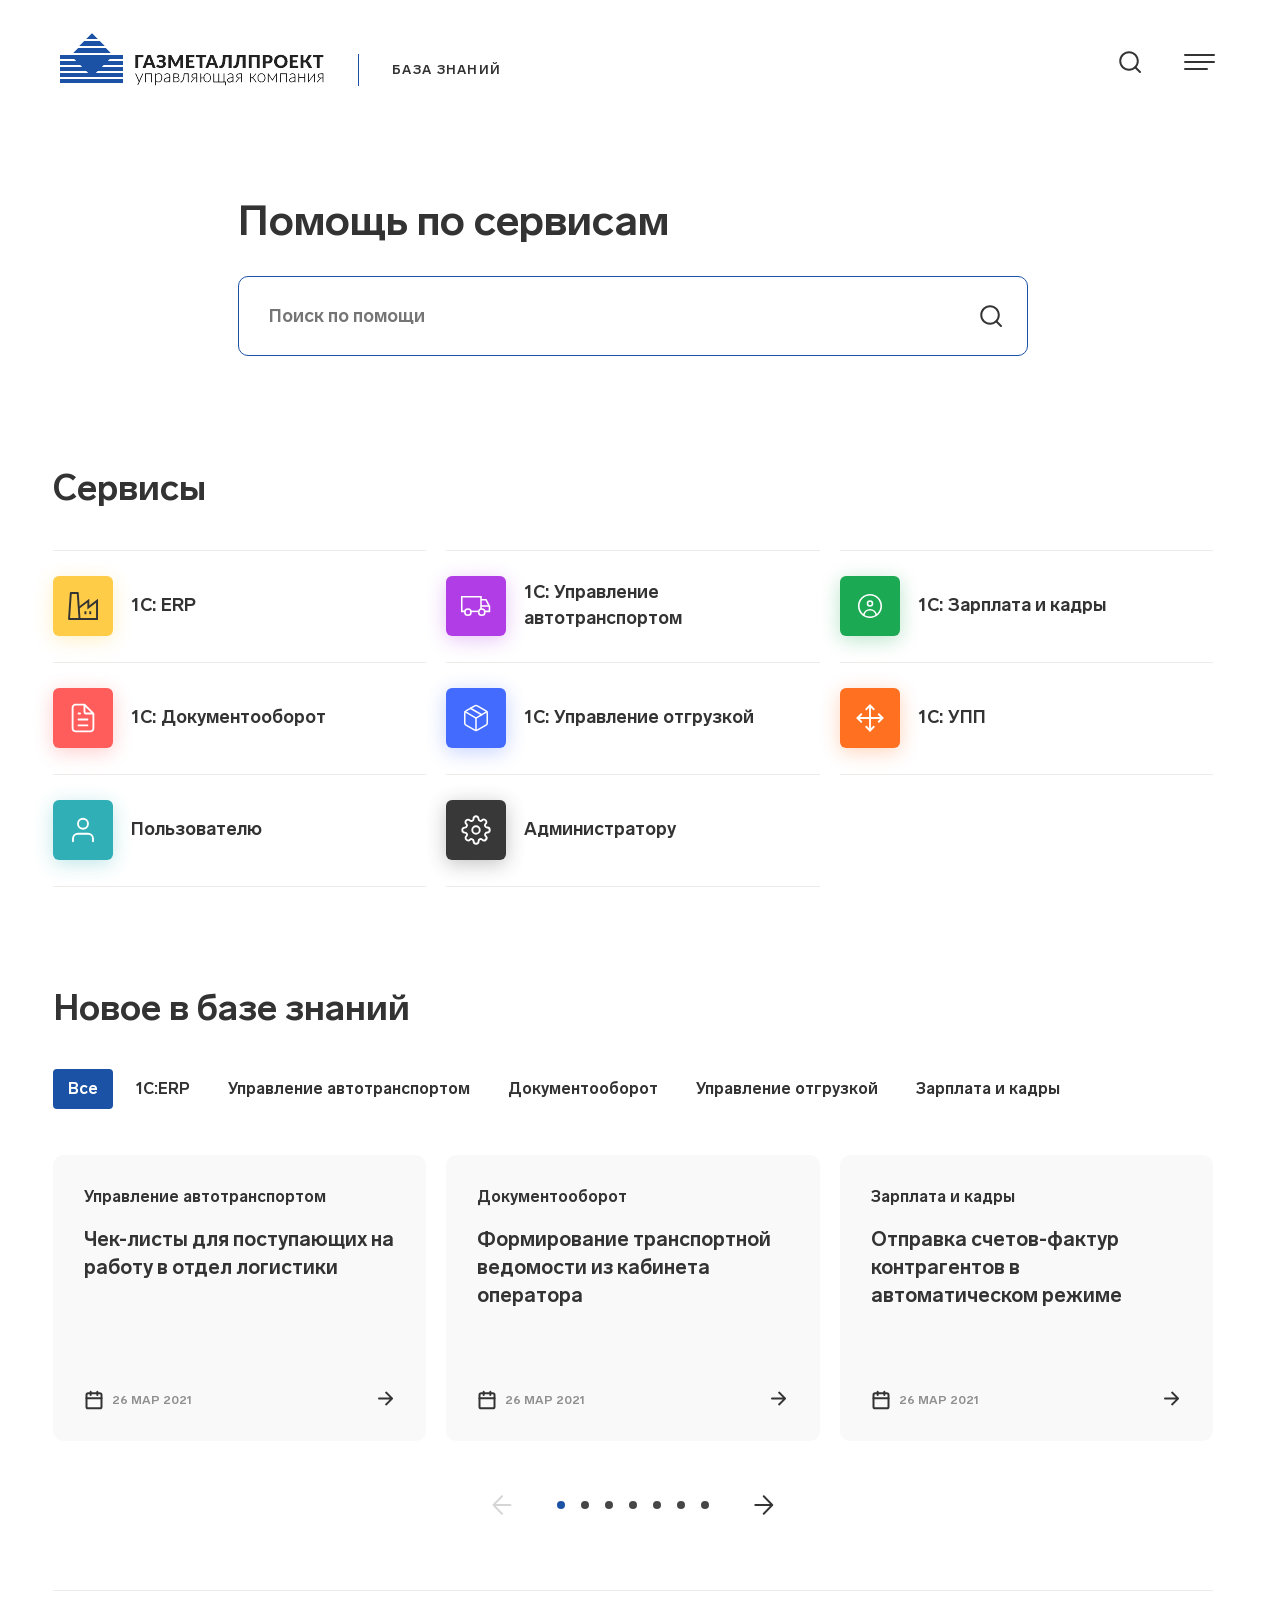
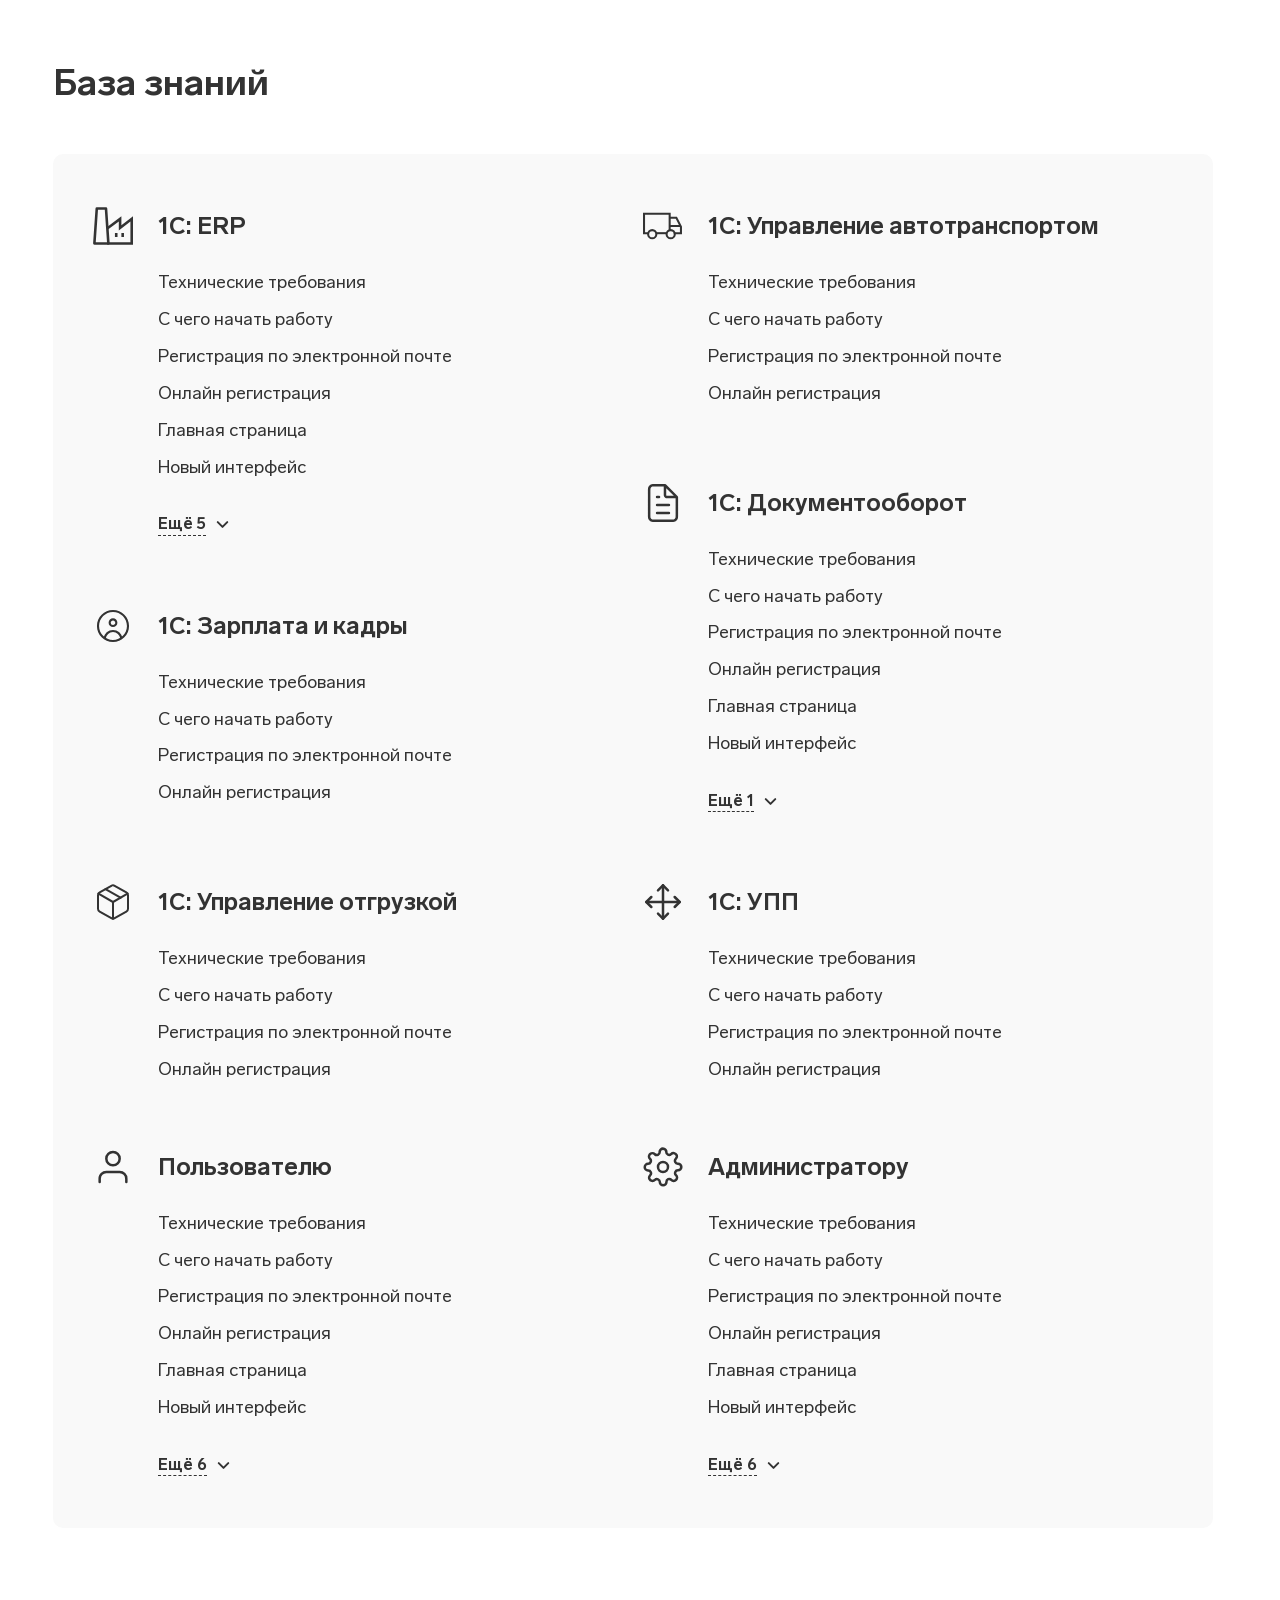
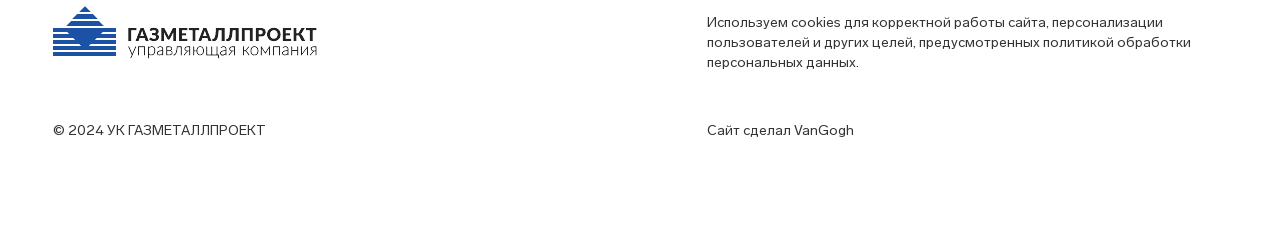
<file: index.html>
<!DOCTYPE html>
<html lang="ru">
	<head>
		<meta charset="UTF-8">
		<meta name="viewport" content="width=device-width, initial-scale=1.0">
		<link rel="stylesheet" href="css/fancybox.css"/>
		<link rel="stylesheet" href="css/swiper-bundle.min.css"/>
		<link rel="stylesheet" href="css/style.min.css?3">

		<title>Главная страница</title>
	</head>

	<body class="page__body main-page">
		<div class="page__inner">

			<header class="header">

    <div class="layout layout_wide layout-grid layout_cols_12">

            <div class="header__logo">
                <div class="header__logo-img">

                        <img src="img/logo.png" alt="">




                </div>
                <div class="header__logo-caption">База знаний</div>
            </div>

            <div class="header__right">
                <div class="header__search icon">
                    <svg><use xlink:href='img/icons/icons.svg#search'></use></svg>
                </div>
                <div class="header__sandwich sandwich">
    <span></span>
    <span></span>
    <span></span>
</div>
            </div>
    </div>
    <section class="section section_view_nav header__nav nav">
    <div class="section__inner">
        <div class="layout layout-grid layout_cols_12">
            <div class="section__header">Сервисы</div>
            <ul class='section__items'>
                <li class="section__item">
                    <a href="razd.html" class="item">
                        <div class="item__icon" style="
                            --icon: url(../img/icons/icons.svg?#icons-1c);
                            --background: var(--color-yellow);
                            --color: var(--color-black)
                            ">
                        </div>
                        <div class="item__text">1C: ERP</div>
                    </a>
                    <ul>
                        <li><a href="#">Технические требования</a></li>
                        <li><a href="#">С чего начать работу</a></li>
                        <li><a href="#">Регистрация по электронной почте</a></li>
                        <li><a href="#">Онлайн регистрация </a></li>
                        <li><a href="#">Главная страница</a></li>
                        <li><a href="#">Новый интерфейс</a></li>
                        <li><a href="#">Технические требования</a></li>
                        <li><a href="#">С чего начать работу</a></li>
                        <li><a href="#">Регистрация по электронной почте</a></li>
                        <li><a href="#">Онлайн регистрация </a></li>
                        <li><a href="#">Главная страница</a></li>
                    </ul>
                </li>

                <li class="section__item">
                    <a href="article.html" class="item">
                        <div class="item__icon" style="
                            --icon: url(../img/icons/icons.svg?#icons-auto);
                            --background: var(--color-violet);
                            ">
                        </div>
                        <div class="item__text">1С: Управление автотранспортом</div>
                    </a>
                    <ul>
                        <li><a href="#">Технические требования</a></li>
                        <li><a href="#">С чего начать работу</a></li>
                        <li><a href="#">Регистрация по электронной почте</a></li>
                        <li><a href="#">Онлайн регистрация </a></li>
                        <li><a href="#">Главная страница</a></li>
                        <li><a href="#">Новый интерфейс</a></li>
                        <li><a href="#">Технические требования</a></li>
                        <li><a href="#">С чего начать работу</a></li>
                        <li><a href="#">Регистрация по электронной почте</a></li>
                        <li><a href="#">Онлайн регистрация </a></li>
                        <li><a href="#">Главная страница</a></li>
                    </ul>
                </li>
                <li class="section__item">
                    <a href="razd.html" class="item">
                        <div class="item__icon" style="
                            --icon: url(../img/icons/icons.svg?#icons-user);
                            --background: var(--color-green);
                            ">
                        </div>
                        <div class="item__text">1С: Зарплата и кадры</div>
                    </a>
                    <ul>
                        <li><a href="#">Технические требования</a></li>
                        <li><a href="#">С чего начать работу</a></li>
                        <li><a href="#">Регистрация по электронной почте</a></li>
                        <li><a href="#">Онлайн регистрация </a></li>
                        <li><a href="#">Главная страница</a></li>
                        <li><a href="#">Новый интерфейс</a></li>
                        <li><a href="#">Технические требования</a></li>
                        <li><a href="#">С чего начать работу</a></li>
                        <li><a href="#">Регистрация по электронной почте</a></li>
                        <li><a href="#">Онлайн регистрация </a></li>
                        <li><a href="#">Главная страница</a></li>
                    </ul>
                </li>
                <li class="section__item">
                    <a href="article.html" class="item">
                        <div class="item__icon" style="
                            --icon: url(../img/icons/icons.svg?#icons-docs);
                            --background: var(--color-red);
                            ">
                        </div>
                        <div class="item__text">1С: Документооборот</div>
                    </a>
                    <ul>
                        <li><a href="#">Технические требования</a></li>
                        <li><a href="#">С чего начать работу</a></li>
                        <li><a href="#">Регистрация по электронной почте</a></li>
                        <li><a href="#">Онлайн регистрация </a></li>
                        <li><a href="#">Главная страница</a></li>
                        <li><a href="#">Новый интерфейс</a></li>
                        <li><a href="#">Технические требования</a></li>
                        <li><a href="#">С чего начать работу</a></li>
                        <li><a href="#">Регистрация по электронной почте</a></li>
                        <li><a href="#">Онлайн регистрация </a></li>
                        <li><a href="#">Главная страница</a></li>
                    </ul>
                </li>
                <li class="section__item">
                    <a href="razd.html" class="item">
                        <div class="item__icon" style="
                            --icon: url(../img/icons/icons.svg?#icons-pack);
                            --background: var(--color-blue);
                            ">
                        </div>
                        <div class="item__text">1С: Управление отгрузкой</div>
                    </a>
                    <ul>
                        <li><a href="#">Технические требования</a></li>
                        <li><a href="#">С чего начать работу</a></li>
                        <li><a href="#">Регистрация по электронной почте</a></li>
                        <li><a href="#">Онлайн регистрация </a></li>
                        <li><a href="#">Главная страница</a></li>
                        <li><a href="#">Новый интерфейс</a></li>
                        <li><a href="#">Технические требования</a></li>
                        <li><a href="#">С чего начать работу</a></li>
                        <li><a href="#">Регистрация по электронной почте</a></li>
                        <li><a href="#">Онлайн регистрация </a></li>
                        <li><a href="#">Главная страница</a></li>
                    </ul>
                </li>
                <li class="section__item">
                    <a href="article.html" class="item">
                        <div class="item__icon" style="
                            --icon: url(../img/icons/icons.svg?#icons-move);
                            --background: var(--color-orange);
                            ">
                        </div>
                        <div class="item__text">1С: УПП</div>
                    </a>
                    <ul>
                        <li><a href="#">Технические требования</a></li>
                        <li><a href="#">С чего начать работу</a></li>
                        <li><a href="#">Регистрация по электронной почте</a></li>
                        <li><a href="#">Онлайн регистрация </a></li>
                        <li><a href="#">Главная страница</a></li>
                        <li><a href="#">Новый интерфейс</a></li>
                        <li><a href="#">Технические требования</a></li>
                        <li><a href="#">С чего начать работу</a></li>
                        <li><a href="#">Регистрация по электронной почте</a></li>
                        <li><a href="#">Онлайн регистрация </a></li>
                        <li><a href="#">Главная страница</a></li>
                    </ul>
                </li>
                <li class="section__item">
                    <a href="razd.html" class="item">
                        <div class="item__icon" style="
                            --icon: url(../img/icons/icons.svg?#icons-user2);
                            --background: var(--color-cyan);
                            ">
                        </div>
                        <div class="item__text">Пользователю</div>
                    </a>
                    <ul>
                        <li><a href="#">Технические требования</a></li>
                        <li><a href="#">С чего начать работу</a></li>
                        <li><a href="#">Регистрация по электронной почте</a></li>
                        <li><a href="#">Онлайн регистрация </a></li>
                        <li><a href="#">Главная страница</a></li>
                        <li><a href="#">Новый интерфейс</a></li>
                        <li><a href="#">Технические требования</a></li>
                        <li><a href="#">С чего начать работу</a></li>
                        <li><a href="#">Регистрация по электронной почте</a></li>
                        <li><a href="#">Онлайн регистрация </a></li>
                        <li><a href="#">Главная страница</a></li>
                    </ul>
                </li>
                <li class="section__item">
                    <a href="article.html" class="item">
                        <div class="item__icon" style="
                            --icon: url(../img/icons/icons.svg?#icons-admin);
                            --background: var(--color-black2);
                            ">
                        </div>
                        <div class="item__text">Администратору</div>
                    </a>
                    <ul>
                        <li><a href="#">Технические требования</a></li>
                        <li><a href="#">С чего начать работу</a></li>
                        <li><a href="#">Регистрация по электронной почте</a></li>
                        <li><a href="#">Онлайн регистрация </a></li>
                        <li><a href="#">Главная страница</a></li>
                        <li><a href="#">Новый интерфейс</a></li>
                        <li><a href="#">Технические требования</a></li>
                        <li><a href="#">С чего начать работу</a></li>
                        <li><a href="#">Регистрация по электронной почте</a></li>
                        <li><a href="#">Онлайн регистрация </a></li>
                        <li><a href="#">Главная страница</a></li>
                    </ul>
                </li>

            </ul>
        </div>
    </div>
</section>



        <section class="section section_view_header-search header__search-body search">
            <div class="section__inner">
                <div class="layout layout-grid layout_cols_12">
                    <div class="section__body">
                        <input type="text" placeholder="Поиск по помощи">
                        <div class="section__close"></div>
                    </div>
                </div>
            </div>
        </section>

</header>

			<main class="main">
				<div class="section-group">

					<section class="section section_view_search">
						<div class="section__inner">
							<div class="layout layout-grid layout_cols_12">

								<div class="section__body">
									<h1 class="section__header">
										Помощь по сервисам
									</h1>
									<input type="text" placeholder="Поиск по помощи">
									<button></button>
								</div>

							</div>
						</div>
					</section>

					<section class="section section_view_services services">
						<div class="section__inner">
							<div class="layout layout-grid layout_cols_12">
								<div class="section__header">Сервисы</div>
								<div class='section__items'>
									<a href="#" class="section__item item">
										<div class="item__icon" style="
											--icon: url(../img/icons/icons.svg?#icons-1c);
											--background: var(--color-yellow);
											--color: var(--color-black)
											">
										</div>
										<div class="item__text">1C: ERP</div>
									</a>
									<a href="#" class="section__item item">
										<div class="item__icon" style="
											--icon: url(../img/icons/icons.svg?#icons-auto);
											--background: var(--color-violet);
											">
										</div>
										<div class="item__text">1С: Управление автотранспортом</div>
									</a>
									<a href="#" class="section__item item">
										<div class="item__icon" style="
											--icon: url(../img/icons/icons.svg?#icons-user);
											--background: var(--color-green);
											">
										</div>
										<div class="item__text">1С: Зарплата и кадры</div>
									</a>
									<a href="#" class="section__item item">
										<div class="item__icon" style="
											--icon: url(../img/icons/icons.svg?#icons-docs);
											--background: var(--color-red);
											">
										</div>
										<div class="item__text">1С: Документооборот</div>
									</a>
									<a href="#" class="section__item item">
										<div class="item__icon" style="
											--icon: url(../img/icons/icons.svg?#icons-pack);
											--background: var(--color-blue);
											">
										</div>
										<div class="item__text">1С: Управление отгрузкой</div>
									</a>
									<a href="#" class="section__item item">
										<div class="item__icon" style="
											--icon: url(../img/icons/icons.svg?#icons-move);
											--background: var(--color-orange);
											">
										</div>
										<div class="item__text">1С: УПП</div>
									</a>
									<a href="#" class="section__item item">
										<div class="item__icon" style="
											--icon: url(../img/icons/icons.svg?#icons-user2);
											--background: var(--color-cyan);
											">
										</div>
										<div class="item__text">Пользователю</div>
									</a>
									<a href="#" class="section__item item">
										<div class="item__icon" style="
											--icon: url(../img/icons/icons.svg?#icons-admin);
											--background: var(--color-black2);
											">
										</div>
										<div class="item__text">Администратору</div>
									</a>

								</div>
							</div>
						</div>
					</section>

					<section class="section section_view_knowlage">
						<div class="section__inner">
							<div class="layout layout-grid layout_cols_12">
								<div class="section__header">
									Новое в базе знаний
								</div>

								<div class="section__tabs">
    <div class="tabs">
        <div class="tabs__item active" data-id="all">Все</div>
        <div class="tabs__item" data-id="1c">1C:ERP</div>
        <div class="tabs__item" data-id="avto">Управление автотранспортом</div>
        <div class="tabs__item" data-id="docs">Документооборот</div>
        <div class="tabs__item" data-id="ship">Управление отгрузкой</div>
        <div class="tabs__item" data-id="salary">Зарплата и кадры</div>
    </div>

    <div class="section__items knowlageSlider">
        <div class="swiper-wrapper">
            <a href="#" class="swiper-slide section__item item" data-cat="avto">
                <div class="item__category">Управление автотранспортом</div>
                <div class="item__title">Чек-листы для поступающих на работу в отдел логистики</div>
                <div class="item__date">26 МАР 2021</div>
            </a>
            <a href="#" class="swiper-slide section__item item" data-cat="docs">
                <div class="item__category">Документооборот</div>
                <div class="item__title">Формирование транспортной ведомости из кабинета оператора</div>
                <div class="item__date">26 МАР 2021</div>
            </a>
            <a href="#" class="swiper-slide section__item item" data-cat="salary">
                <div class="item__category">Зарплата и кадры</div>
                <div class="item__title">Отправка счетов-фактур контрагентов в автоматическом режиме</div>
                <div class="item__date">26 МАР 2021</div>
            </a>
            <a href="#" class="swiper-slide section__item item" data-cat="avto">
                <div class="item__category">Управление автотранспортом</div>
                <div class="item__title">Чек-листы для поступающих на работу в отдел логистики</div>
                <div class="item__date">26 МАР 2021</div>
            </a>
            <a href="#" class="swiper-slide section__item item" data-cat="avto">
                <div class="item__category">Управление автотранспортом</div>
                <div class="item__title">Чек-листы для поступающих на работу в отдел логистики</div>
                <div class="item__date">26 МАР 2021</div>
            </a>
            <a href="#" class="swiper-slide section__item item" data-cat="avto">
                <div class="item__category">Управление автотранспортом</div>
                <div class="item__title">Чек-листы для поступающих на работу в отдел логистики</div>
                <div class="item__date">26 МАР 2021</div>
            </a>
            <a href="#" class="swiper-slide section__item item" data-cat="avto">
                <div class="item__category">Управление автотранспортом</div>
                <div class="item__title">Чек-листы для поступающих на работу в отдел логистики</div>
                <div class="item__date">26 МАР 2021</div>
            </a>
            <a href="#" class="swiper-slide section__item item" data-cat="1c">
                <div class="item__category">1C:ERP</div>
                <div class="item__title">Чек-листы для поступающих на работу в отдел логистики</div>
                <div class="item__date">26 МАР 2021</div>
            </a>
            <a href="#" class="swiper-slide section__item item" data-cat="1c">
                <div class="item__category">1C:ERP</div>
                <div class="item__title">Чек-листы для поступающих на работу в отдел логистики</div>
                <div class="item__date">26 МАР 2021</div>
            </a>
            <!-- <div class="swiper-slide section__item item" data-cat="avto">
                <div class="item__category">Управление автотранспортом</div>
                <div class="item__title">Чек-листы для поступающих на работу в отдел логистики</div>
                <div class="item__date">26 МАР 2021</div>
            </div> -->
        </div>
    </div>
    <div class="section__control control">
        <div class="control__prew"></div>
        <div class="control__pagination"></div>
        <div class="control__next"></div>
    </div>
</div>





							</div>
						</div>
					</section>

					<section class="section section_view_base">
						<div class="section__inner">
							<div class="layout layout-grid layout_cols_12">
								<div class="section__header">
									База знаний
								</div>
								<div class="section__body">

									<div class="section__item item">
										<div class="item__icon">
											<svg>
												<use xlink:href='img/icons/icons.svg#icons-1c'></use>
											</svg>
										</div>
										<div class="item__header">1C: ERP</div>
										<ul class="item__list">
											<li><a href="#">Технические требования</a></li>
											<li><a href="#">С чего начать работу</a></li>
											<li><a href="#">Регистрация по электронной почте</a></li>
											<li><a href="#">Онлайн регистрация </a></li>
											<li><a href="#">Главная страница</a></li>
											<li><a href="#">Новый интерфейс</a></li>
											<li><a href="#">Технические требования</a></li>
											<li><a href="#">С чего начать работу</a></li>
											<li><a href="#">Регистрация по электронной почте</a></li>
											<li><a href="#">Онлайн регистрация </a></li>
											<li><a href="#">Главная страница</a></li>
										</ul>
										<!-- <div class="item__more">Еще 6</div> -->
									</div>
									<div class="section__item item">
										<div class="item__icon">
											<svg>
												<use xlink:href='img/icons/icons.svg#icons-auto'></use>
											</svg>
										</div>
										<div class="item__header">1С: Управление автотранспортом</div>
										<ul class="item__list">
											<li><a href="#">Технические требования</a></li>
											<li><a href="#">С чего начать работу</a></li>
											<li><a href="#">Регистрация по электронной почте</a></li>
											<li><a href="#">Онлайн регистрация </a></li>
										</ul>
									</div>
									<div class="section__item item">
										<div class="item__icon">
											<svg>
												<use xlink:href='img/icons/icons.svg#icons-user'></use>
											</svg>
										</div>
										<div class="item__header">1С: Зарплата и кадры</div>
										<ul class="item__list">
											<li><a href="#">Технические требования</a></li>
											<li><a href="#">С чего начать работу</a></li>
											<li><a href="#">Регистрация по электронной почте</a></li>
											<li><a href="#">Онлайн регистрация </a></li>
										</ul>
									</div>
									<div class="section__item item" style="margin-top: -123px;">
										<div class="item__icon">
											<svg>
												<use xlink:href='img/icons/icons.svg#icons-docs'></use>
											</svg>
										</div>
										<div class="item__header">1С: Документооборот</div>
										<ul class="item__list">
											<li><a href="#">Технические требования</a></li>
											<li><a href="#">С чего начать работу</a></li>
											<li><a href="#">Регистрация по электронной почте</a></li>
											<li><a href="#">Онлайн регистрация </a></li>
											<li><a href="#">Главная страница</a></li>
											<li><a href="#">Новый интерфейс</a></li>
											<li><a href="#">Новый интерфейс</a></li>
										</ul>
									</div>
									<div class="section__item item">
										<div class="item__icon">
											<svg>
												<use xlink:href='img/icons/icons.svg#icons-pack'></use>
											</svg>
										</div>
										<div class="item__header">1С: Управление отгрузкой</div>
										<ul class="item__list">
											<li><a href="#">Технические требования</a></li>
											<li><a href="#">С чего начать работу</a></li>
											<li><a href="#">Регистрация по электронной почте</a></li>
											<li><a href="#">Онлайн регистрация </a></li>
										</ul>
									</div>
									<div class="section__item item">
										<div class="item__icon">
											<svg>
												<use xlink:href='img/icons/icons.svg#icons-move'></use>
											</svg>
										</div>
										<div class="item__header">1С: УПП</div>
										<ul class="item__list">
											<li><a href="#">Технические требования</a></li>
											<li><a href="#">С чего начать работу</a></li>
											<li><a href="#">Регистрация по электронной почте</a></li>
											<li><a href="#">Онлайн регистрация </a></li>
										</ul>
									</div>
									<div class="section__item item">
										<div class="item__icon">
											<svg>
												<use xlink:href='img/icons/icons.svg#icons-user2'></use>
											</svg>
										</div>
										<div class="item__header">Пользователю</div>
										<ul class="item__list">
											<li><a href="#">Технические требования</a></li>
											<li><a href="#">С чего начать работу</a></li>
											<li><a href="#">Регистрация по электронной почте</a></li>
											<li><a href="#">Онлайн регистрация </a></li>
											<li><a href="#">Главная страница</a></li>
											<li><a href="#">Новый интерфейс</a></li>
											<li><a href="#">Технические требования</a></li>
											<li><a href="#">С чего начать работу</a></li>
											<li><a href="#">Регистрация по электронной почте</a></li>
											<li><a href="#">Онлайн регистрация </a></li>
											<li><a href="#">Главная страница</a></li>
											<li><a href="#">Новый интерфейс</a></li>
										</ul>
									</div>
									<div class="section__item item">
										<div class="item__icon">
											<svg>
												<use xlink:href='img/icons/icons.svg#icons-admin'></use>
											</svg>
										</div>
										<div class="item__header">Администратору</div>
										<ul class="item__list">
											<li><a href="#">Технические требования</a></li>
											<li><a href="#">С чего начать работу</a></li>
											<li><a href="#">Регистрация по электронной почте</a></li>
											<li><a href="#">Онлайн регистрация </a></li>
											<li><a href="#">Главная страница</a></li>
											<li><a href="#">Новый интерфейс</a></li>
											<li><a href="#">Технические требования</a></li>
											<li><a href="#">С чего начать работу</a></li>
											<li><a href="#">Регистрация по электронной почте</a></li>
											<li><a href="#">Онлайн регистрация </a></li>
											<li><a href="#">Главная страница</a></li>
											<li><a href="#">Новый интерфейс</a></li>
										</ul>
									</div>
								</div>
							</div>
						</div>
					</section>




				</div>
			</main>

			<footer class="footer">
    <div class="footer__inner">
        <div class="layout layout-grid layout_cols_12">

            <div class="footer__left">
                <div class="footer__logo">
                    <img src="../img/logo.png" alt="">
                </div>
                <div class="footer__year">© 2024 УК ГАЗМЕТАЛЛПРОЕКТ</div>
            </div>

            <div class="footer__right">
                <div class="footer__text">
                    Используем cookies для корректной работы сайта, персонализации пользователей и других целей, предусмотренных политикой обработки персональных данных.
                </div>
                <div class="footer__developer">
                    Сайт сделал <a href="https://vangogh-agency.ru/" target="_blank">VanGogh</a>
                </div>
            </div>

        </div>
    </div>
    <!-- <div onclick="topFunction()" class="up"><div> -->
</footer>




		</div>
		<div class="modal modal_cons">
    <div class="modal__inner">
        <div class="modal__close no-selection"></div>
        <div class="modal__header">
            Заполните форму<br><span class="text-color-green">и мы свяжемся с вами в ближайшее время</span>
        </div>
        <div class="modal__body">
            <form action="" class="form">
                <div class="form__line">
                    <div>Имя:</div>
                    <div>
                        <input type="text" placeholder="Введите имя" name="" id="">
                    </div>
                </div>
                <div class="form__line">
                    <div>Телефон:</div>
                    <div><input type="tel" placeholder="Введите контактный телефон" name="" id=""></div>
                </div>
                <div class="form__button">
                    <button>Получить консультацию</button>
                </div>
                <div class="form__agreement">
                    Нажимая на кнопку «Получить консультацию», вы соглашаетесь
с условиями обработки персональных данных
                </div>

            </form>
        </div>
    </div>
</div>








<script src="js/fancybox.umd.js"></script>
<script src="js/imask.min.js" charset="utf-8"></script>
<script src="js/swiper-bundle.js" charset="utf-8"></script>
<script src="js/swiper-element-bundle.min.js" charset="utf-8"></script>

<script src="js/scrollreveal.js" charset="utf-8"></script>
<script type="module" src="js/script.js?4" charset="utf-8"></script>



<script>
	// window.sr = ScrollReveal({ reset: false });
	// const showSelectors = [

	// 	// '.item',
	// 	// '.tile',
	// 	// '.section_view_first',
	// 	// '.section_view_first .point',
	// 	// '.section_view_faq .accordion__item',
	// 	// '.section_view_cotacts .section__contacts',
	// ];
	// for (let value of showSelectors) {
	// 	if(value.length) {
	// 		sr.reveal(value, {
	// 			scale : 1.1,
	// 			duration: 750,
	// 			delay: 250,
	// 			interval: 80,
	// 			beforeReveal: function (el) {el.classList.add('animate')},
	// 		}, 350);
	// 	}
	// }


</script>






	</body>
</html>
</file>
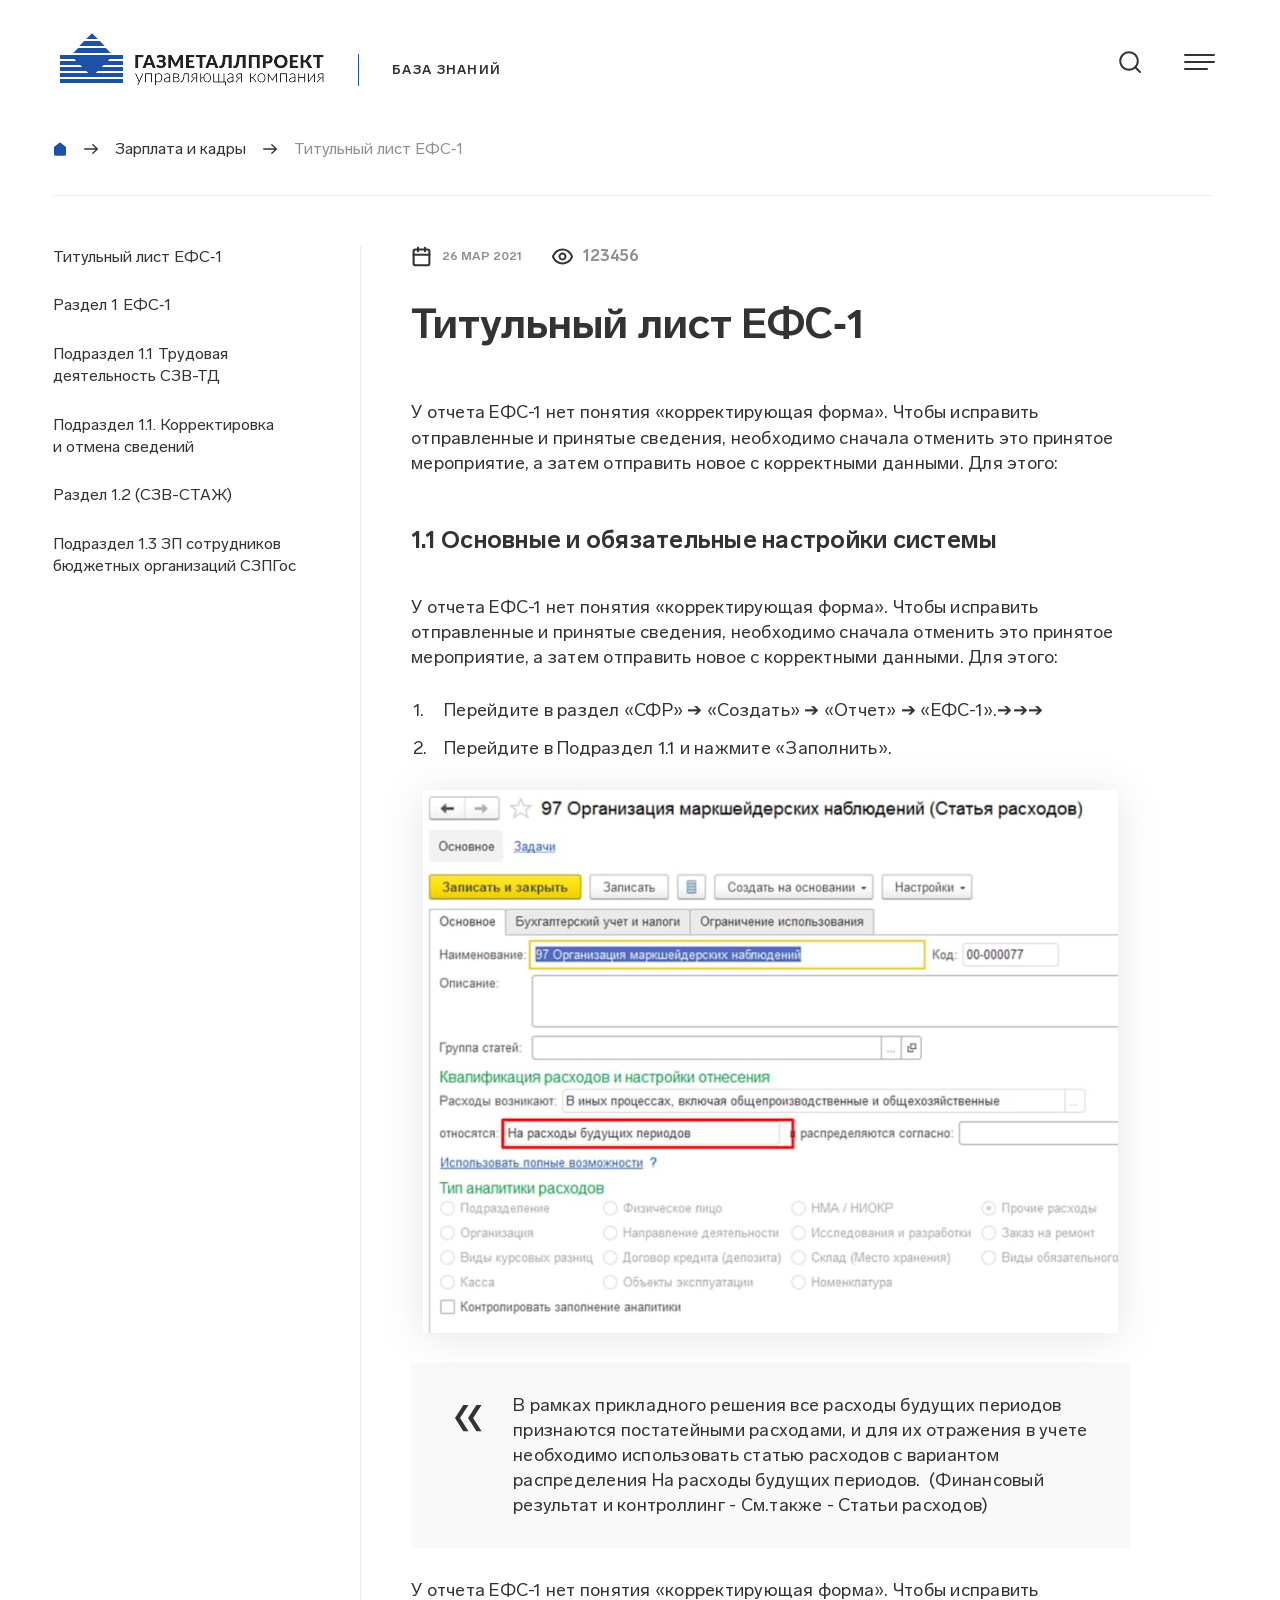
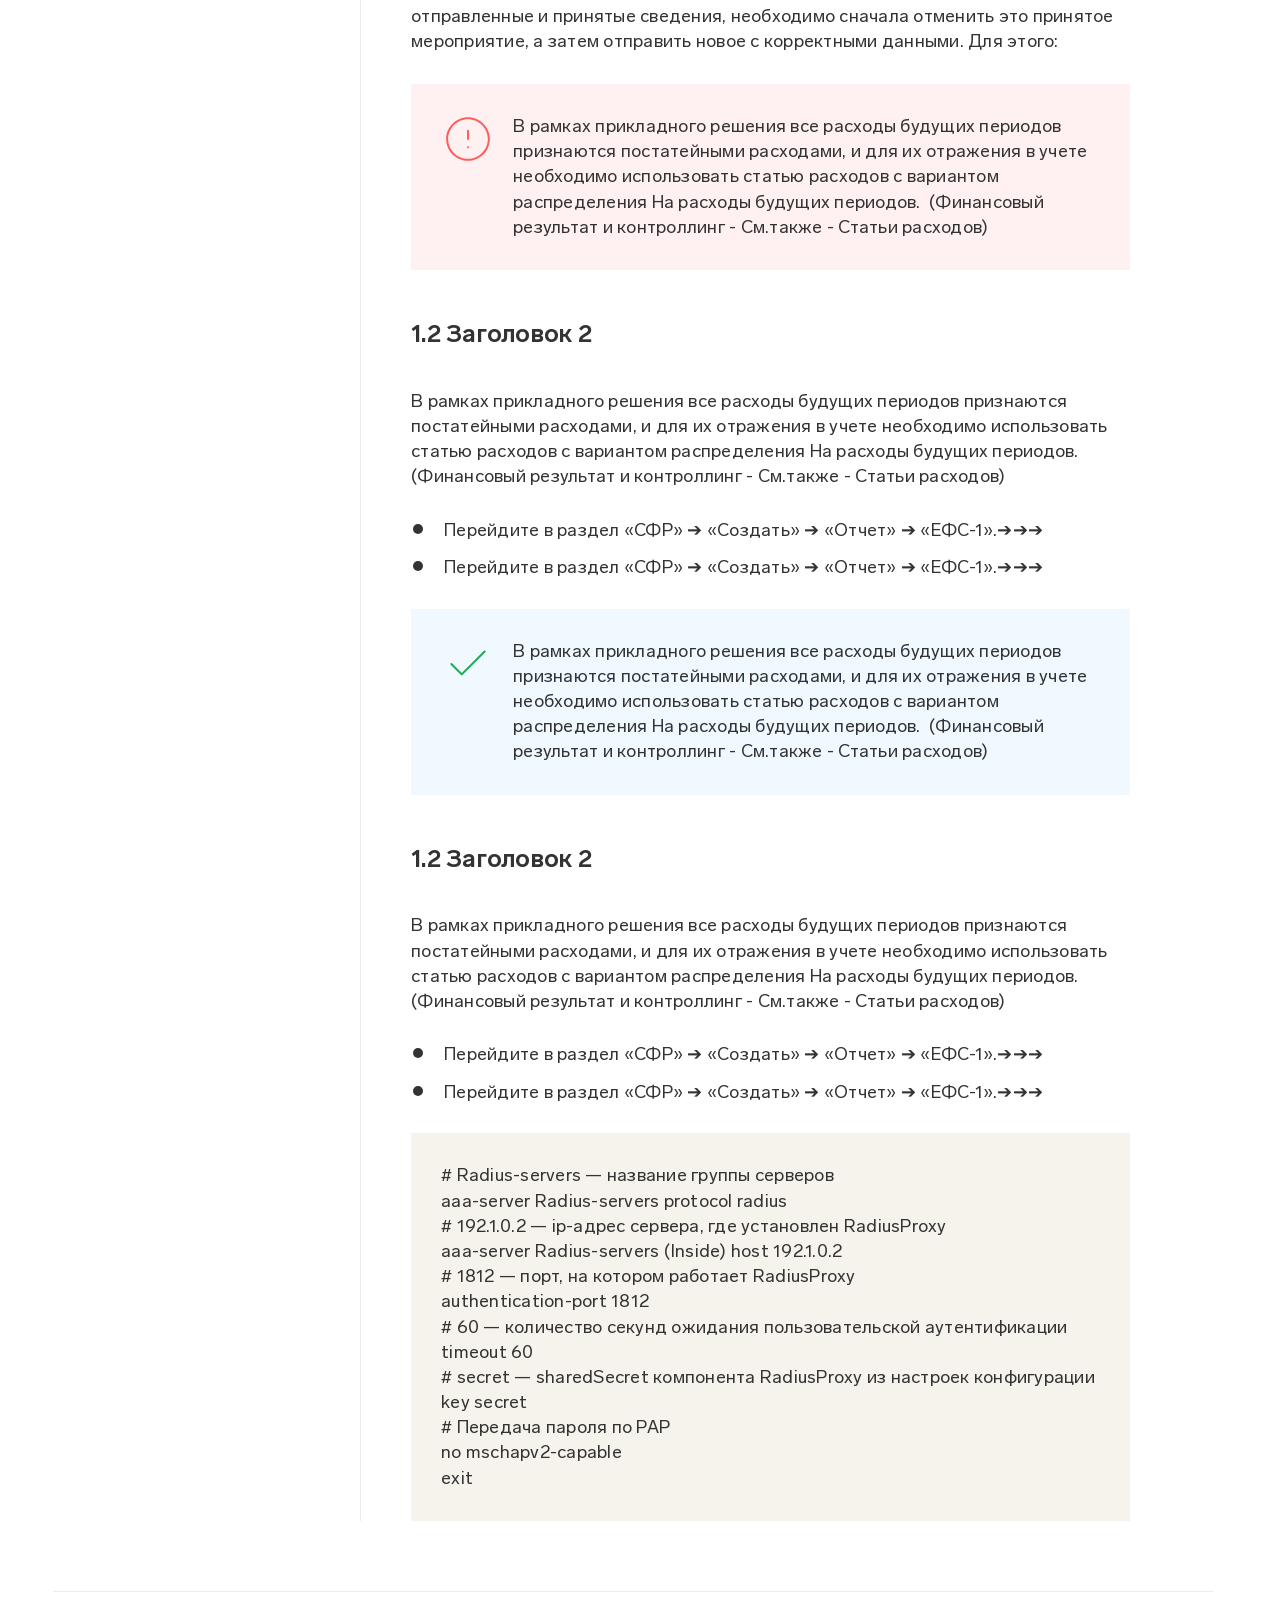
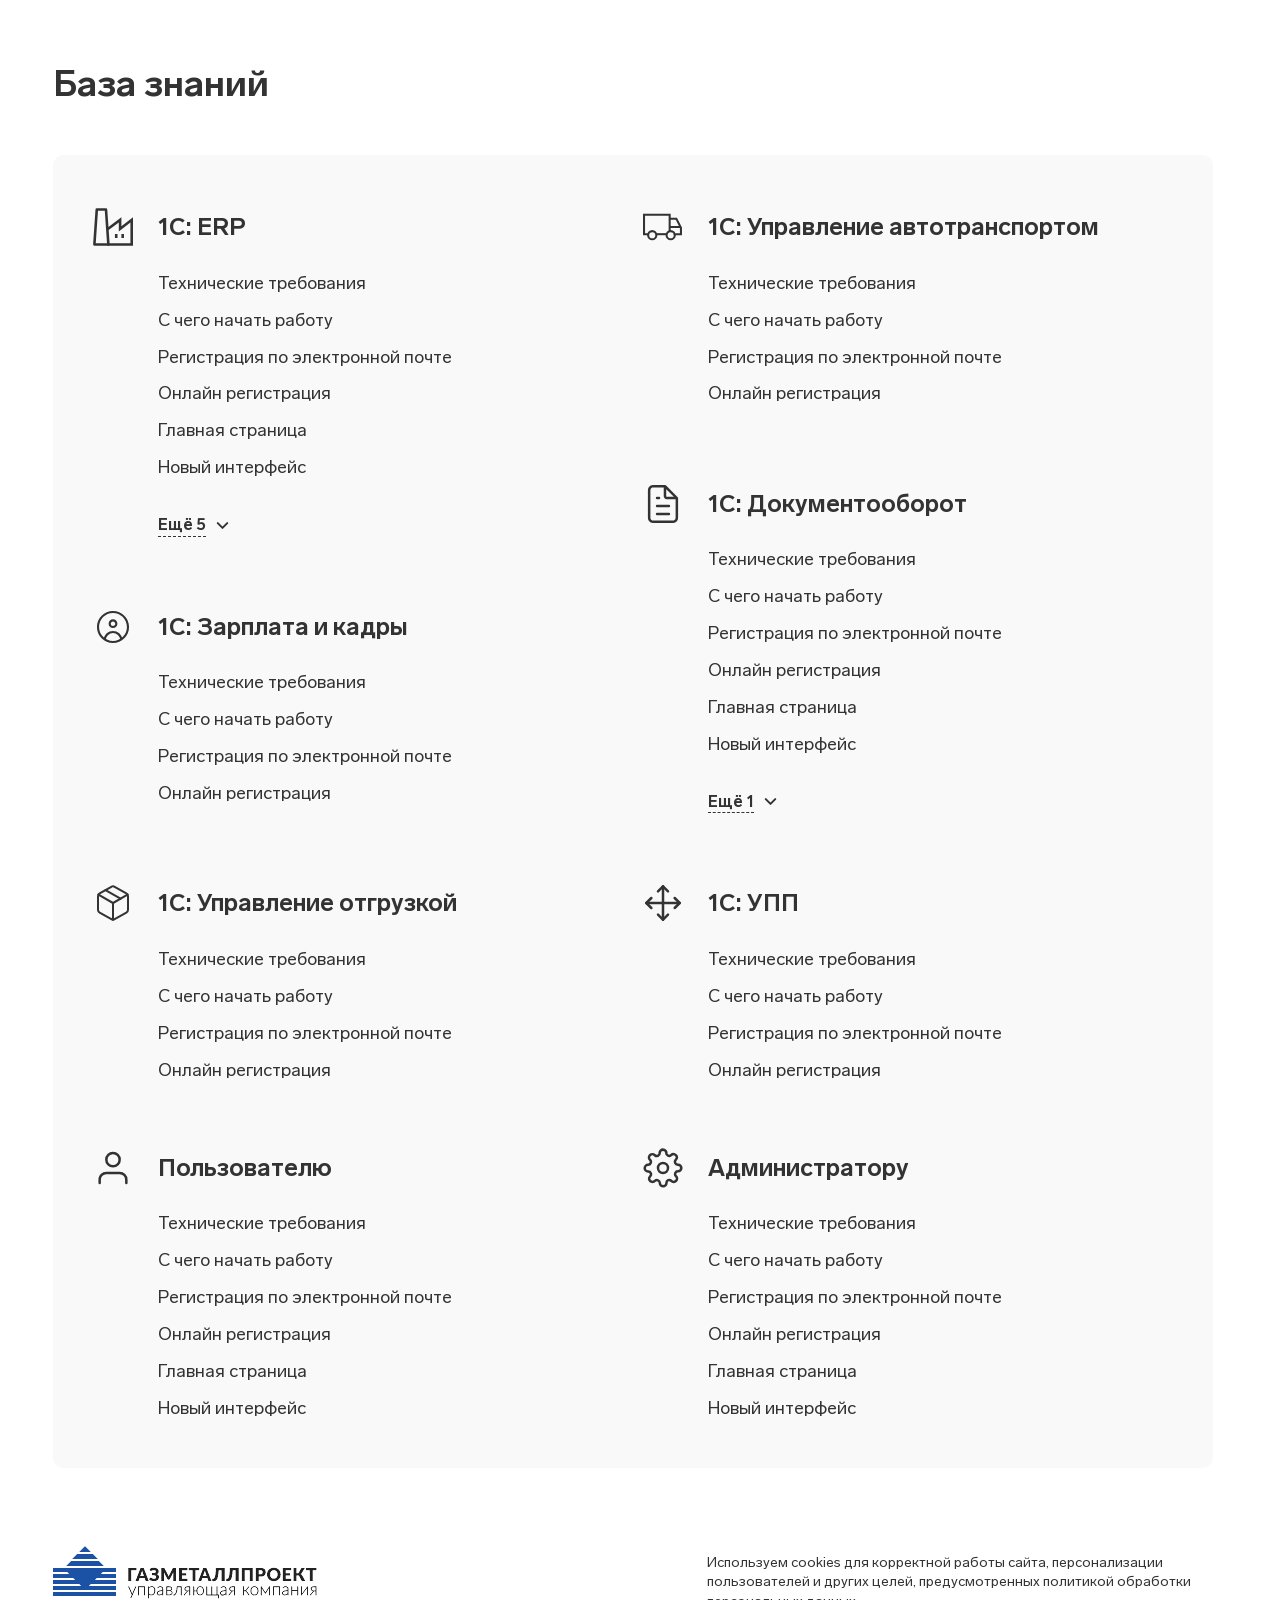
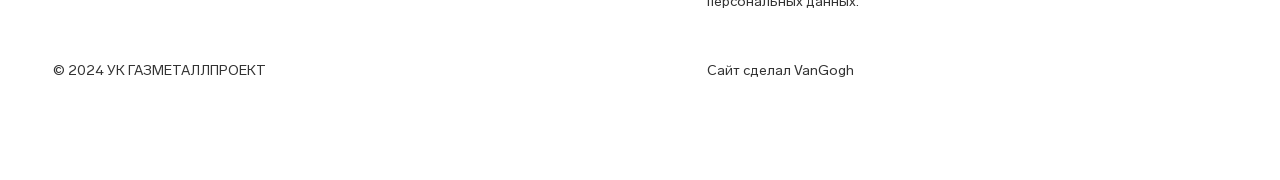
<file: article.html>
<!DOCTYPE html>
<html lang="ru">
	<head>
		<meta charset="UTF-8">
		<meta name="viewport" content="width=device-width, initial-scale=1.0">
		<link rel="stylesheet" href="css/fancybox.css"/>
		<link rel="stylesheet" href="css/swiper-bundle.min.css"/>
		<link rel="stylesheet" href="css/style.min.css?3">

		<title>Страница статьи</title>
	</head>

	<body class="page__body">
		<div class="page__inner">

			<header class="header">

    <div class="layout layout_wide layout-grid layout_cols_12">

            <div class="header__logo">
                <div class="header__logo-img">


                        <a href="/">
                            <img src="img/logo.png" alt="">
                        </a>



                </div>
                <div class="header__logo-caption">База знаний</div>
            </div>

            <div class="header__right">
                <div class="header__search icon">
                    <svg><use xlink:href='img/icons/icons.svg#search'></use></svg>
                </div>
                <div class="header__sandwich sandwich">
    <span></span>
    <span></span>
    <span></span>
</div>
            </div>
    </div>
    <section class="section section_view_nav header__nav nav">
    <div class="section__inner">
        <div class="layout layout-grid layout_cols_12">
            <div class="section__header">Сервисы</div>
            <ul class='section__items'>
                <li class="section__item">
                    <a href="razd.html" class="item">
                        <div class="item__icon" style="
                            --icon: url(../img/icons/icons.svg?#icons-1c);
                            --background: var(--color-yellow);
                            --color: var(--color-black)
                            ">
                        </div>
                        <div class="item__text">1C: ERP</div>
                    </a>
                    <ul>
                        <li><a href="#">Технические требования</a></li>
                        <li><a href="#">С чего начать работу</a></li>
                        <li><a href="#">Регистрация по электронной почте</a></li>
                        <li><a href="#">Онлайн регистрация </a></li>
                        <li><a href="#">Главная страница</a></li>
                        <li><a href="#">Новый интерфейс</a></li>
                        <li><a href="#">Технические требования</a></li>
                        <li><a href="#">С чего начать работу</a></li>
                        <li><a href="#">Регистрация по электронной почте</a></li>
                        <li><a href="#">Онлайн регистрация </a></li>
                        <li><a href="#">Главная страница</a></li>
                    </ul>
                </li>

                <li class="section__item">
                    <a href="article.html" class="item">
                        <div class="item__icon" style="
                            --icon: url(../img/icons/icons.svg?#icons-auto);
                            --background: var(--color-violet);
                            ">
                        </div>
                        <div class="item__text">1С: Управление автотранспортом</div>
                    </a>
                    <ul>
                        <li><a href="#">Технические требования</a></li>
                        <li><a href="#">С чего начать работу</a></li>
                        <li><a href="#">Регистрация по электронной почте</a></li>
                        <li><a href="#">Онлайн регистрация </a></li>
                        <li><a href="#">Главная страница</a></li>
                        <li><a href="#">Новый интерфейс</a></li>
                        <li><a href="#">Технические требования</a></li>
                        <li><a href="#">С чего начать работу</a></li>
                        <li><a href="#">Регистрация по электронной почте</a></li>
                        <li><a href="#">Онлайн регистрация </a></li>
                        <li><a href="#">Главная страница</a></li>
                    </ul>
                </li>
                <li class="section__item">
                    <a href="razd.html" class="item">
                        <div class="item__icon" style="
                            --icon: url(../img/icons/icons.svg?#icons-user);
                            --background: var(--color-green);
                            ">
                        </div>
                        <div class="item__text">1С: Зарплата и кадры</div>
                    </a>
                    <ul>
                        <li><a href="#">Технические требования</a></li>
                        <li><a href="#">С чего начать работу</a></li>
                        <li><a href="#">Регистрация по электронной почте</a></li>
                        <li><a href="#">Онлайн регистрация </a></li>
                        <li><a href="#">Главная страница</a></li>
                        <li><a href="#">Новый интерфейс</a></li>
                        <li><a href="#">Технические требования</a></li>
                        <li><a href="#">С чего начать работу</a></li>
                        <li><a href="#">Регистрация по электронной почте</a></li>
                        <li><a href="#">Онлайн регистрация </a></li>
                        <li><a href="#">Главная страница</a></li>
                    </ul>
                </li>
                <li class="section__item">
                    <a href="article.html" class="item">
                        <div class="item__icon" style="
                            --icon: url(../img/icons/icons.svg?#icons-docs);
                            --background: var(--color-red);
                            ">
                        </div>
                        <div class="item__text">1С: Документооборот</div>
                    </a>
                    <ul>
                        <li><a href="#">Технические требования</a></li>
                        <li><a href="#">С чего начать работу</a></li>
                        <li><a href="#">Регистрация по электронной почте</a></li>
                        <li><a href="#">Онлайн регистрация </a></li>
                        <li><a href="#">Главная страница</a></li>
                        <li><a href="#">Новый интерфейс</a></li>
                        <li><a href="#">Технические требования</a></li>
                        <li><a href="#">С чего начать работу</a></li>
                        <li><a href="#">Регистрация по электронной почте</a></li>
                        <li><a href="#">Онлайн регистрация </a></li>
                        <li><a href="#">Главная страница</a></li>
                    </ul>
                </li>
                <li class="section__item">
                    <a href="razd.html" class="item">
                        <div class="item__icon" style="
                            --icon: url(../img/icons/icons.svg?#icons-pack);
                            --background: var(--color-blue);
                            ">
                        </div>
                        <div class="item__text">1С: Управление отгрузкой</div>
                    </a>
                    <ul>
                        <li><a href="#">Технические требования</a></li>
                        <li><a href="#">С чего начать работу</a></li>
                        <li><a href="#">Регистрация по электронной почте</a></li>
                        <li><a href="#">Онлайн регистрация </a></li>
                        <li><a href="#">Главная страница</a></li>
                        <li><a href="#">Новый интерфейс</a></li>
                        <li><a href="#">Технические требования</a></li>
                        <li><a href="#">С чего начать работу</a></li>
                        <li><a href="#">Регистрация по электронной почте</a></li>
                        <li><a href="#">Онлайн регистрация </a></li>
                        <li><a href="#">Главная страница</a></li>
                    </ul>
                </li>
                <li class="section__item">
                    <a href="article.html" class="item">
                        <div class="item__icon" style="
                            --icon: url(../img/icons/icons.svg?#icons-move);
                            --background: var(--color-orange);
                            ">
                        </div>
                        <div class="item__text">1С: УПП</div>
                    </a>
                    <ul>
                        <li><a href="#">Технические требования</a></li>
                        <li><a href="#">С чего начать работу</a></li>
                        <li><a href="#">Регистрация по электронной почте</a></li>
                        <li><a href="#">Онлайн регистрация </a></li>
                        <li><a href="#">Главная страница</a></li>
                        <li><a href="#">Новый интерфейс</a></li>
                        <li><a href="#">Технические требования</a></li>
                        <li><a href="#">С чего начать работу</a></li>
                        <li><a href="#">Регистрация по электронной почте</a></li>
                        <li><a href="#">Онлайн регистрация </a></li>
                        <li><a href="#">Главная страница</a></li>
                    </ul>
                </li>
                <li class="section__item">
                    <a href="razd.html" class="item">
                        <div class="item__icon" style="
                            --icon: url(../img/icons/icons.svg?#icons-user2);
                            --background: var(--color-cyan);
                            ">
                        </div>
                        <div class="item__text">Пользователю</div>
                    </a>
                    <ul>
                        <li><a href="#">Технические требования</a></li>
                        <li><a href="#">С чего начать работу</a></li>
                        <li><a href="#">Регистрация по электронной почте</a></li>
                        <li><a href="#">Онлайн регистрация </a></li>
                        <li><a href="#">Главная страница</a></li>
                        <li><a href="#">Новый интерфейс</a></li>
                        <li><a href="#">Технические требования</a></li>
                        <li><a href="#">С чего начать работу</a></li>
                        <li><a href="#">Регистрация по электронной почте</a></li>
                        <li><a href="#">Онлайн регистрация </a></li>
                        <li><a href="#">Главная страница</a></li>
                    </ul>
                </li>
                <li class="section__item">
                    <a href="article.html" class="item">
                        <div class="item__icon" style="
                            --icon: url(../img/icons/icons.svg?#icons-admin);
                            --background: var(--color-black2);
                            ">
                        </div>
                        <div class="item__text">Администратору</div>
                    </a>
                    <ul>
                        <li><a href="#">Технические требования</a></li>
                        <li><a href="#">С чего начать работу</a></li>
                        <li><a href="#">Регистрация по электронной почте</a></li>
                        <li><a href="#">Онлайн регистрация </a></li>
                        <li><a href="#">Главная страница</a></li>
                        <li><a href="#">Новый интерфейс</a></li>
                        <li><a href="#">Технические требования</a></li>
                        <li><a href="#">С чего начать работу</a></li>
                        <li><a href="#">Регистрация по электронной почте</a></li>
                        <li><a href="#">Онлайн регистрация </a></li>
                        <li><a href="#">Главная страница</a></li>
                    </ul>
                </li>

            </ul>
        </div>
    </div>
</section>



        <section class="section section_view_header-search header__search-body search">
            <div class="section__inner">
                <div class="layout layout-grid layout_cols_12">
                    <div class="section__body">
                        <input type="text" placeholder="Поиск по помощи">
                        <div class="section__close"></div>
                    </div>
                </div>
            </div>
        </section>

</header>

			<main class="main">
				<div class="section-group">

					<section class="section section_view_breadcrumbs breadcrumbs">
						<div class="section__inner">
							<div class="layout layout_wide">
								<div class="breadcrumbs__home"></div>
								<a href="#">Зарплата и кадры</a>
								<span>Титульный лист ЕФС‑1</span>
							</div>
						</div>
					</section>

					<section class="section section_view_article">
						<div class="section__inner">
							<div class="layout layout_wide ">
								<div class="section__left">
									<a href="#">Титульный лист ЕФС‑1</a>
									<a href="#">Раздел 1 ЕФС‑1</a>
									<a href="#">Подраздел 1.1 Трудовая деятельность СЗВ-ТД</a>
									<a href="#">Подраздел 1.1. Корректировка и отмена сведений</a>
									<a href="#">Раздел 1.2 (СЗВ-СТАЖ)</a>
									<a href="#">Подраздел 1.3 ЗП сотрудников бюджетных организаций СЗПГос</a>
								</div>
								<div class="section__article article">
									<div class="article__info">
										<div class="article__date">26 МАР 2021</div>
										<div class="article__views">123456</div>

									</div>
									<div class="section__header article__header">
										Титульный лист ЕФС‑1
									</div>

									<div class="article__body">



										<p>У отчета ЕФС-1 нет понятия «корректирующая форма». Чтобы исправить отправленные и принятые сведения, необходимо сначала отменить это принятое мероприятие, а затем отправить новое с корректными данными. Для этого:</p>

										<h3>1.1 Основные и обязательные настройки системы</h3>

										<p>
											У отчета ЕФС-1 нет понятия «корректирующая форма». Чтобы исправить отправленные и принятые сведения, необходимо сначала отменить это принятое мероприятие, а затем отправить новое с корректными данными. Для этого:
										</p>

										<ol>
											<li>Перейдите в раздел «СФР» ➔  «Создать» ➔ «Отчет» ➔ «ЕФС-1».➔➔➔</li>
											<li>Перейдите в Подраздел 1.1 и нажмите «Заполнить».</li>
										</ol>

										<img src="../img/article001.jpg" alt="">

										<div class="cite">
											В рамках прикладного решения все расходы будущих периодов признаются постатейными расходами, и для их отражения в учете необходимо использовать статью расходов с вариантом распределения На расходы будущих периодов.  (Финансовый результат и контроллинг - См.также - Статьи расходов)
										</div>

										<p>У отчета ЕФС-1 нет понятия «корректирующая форма». Чтобы исправить отправленные и принятые сведения, необходимо сначала отменить это принятое мероприятие, а затем отправить новое с корректными данными. Для этого:</p>

										<div class="error">
											В рамках прикладного решения все расходы будущих периодов признаются постатейными расходами, и для их отражения в учете необходимо использовать статью расходов с вариантом распределения На расходы будущих периодов.  (Финансовый результат и контроллинг - См.также - Статьи расходов)
										</div>

										<h3>
											1.2 Заголовок 2
										</h3>

										<p>
											В рамках прикладного решения все расходы будущих периодов признаются постатейными расходами, и для их отражения в учете необходимо использовать статью расходов с вариантом распределения На расходы будущих периодов.  (Финансовый результат и контроллинг - См.также - Статьи расходов)
										</p>

										<ul>
											<li>Перейдите в раздел «СФР» ➔  «Создать» ➔ «Отчет» ➔ «ЕФС-1».➔➔➔</li>
											<li>Перейдите в раздел «СФР» ➔  «Создать» ➔ «Отчет» ➔ «ЕФС-1».➔➔➔</li>
										</ul>

										<div class="check">
											В рамках прикладного решения все расходы будущих периодов признаются постатейными расходами, и для их отражения в учете необходимо использовать статью расходов с вариантом распределения На расходы будущих периодов.  (Финансовый результат и контроллинг - См.также - Статьи расходов)
										</div>

										<h3>
											1.2 Заголовок 2
										</h3>

										<p>
											В рамках прикладного решения все расходы будущих периодов признаются постатейными расходами, и для их отражения в учете необходимо использовать статью расходов с вариантом распределения На расходы будущих периодов.  (Финансовый результат и контроллинг - См.также - Статьи расходов)
										</p>

										<ul>
											<li>Перейдите в раздел «СФР» ➔  «Создать» ➔ «Отчет» ➔ «ЕФС-1».➔➔➔</li>
											<li>Перейдите в раздел «СФР» ➔  «Создать» ➔ «Отчет» ➔ «ЕФС-1».➔➔➔</li>
										</ul>

										<div class="code">
											# Radius-servers — название группы серверов<br>aaa-server Radius-servers protocol radius<br># 192.1.0.2 — ip-адрес сервера, где установлен RadiusProxy<br>aaa-server Radius-servers (Inside) host 192.1.0.2<br># 1812 — порт, на котором работает RadiusProxy<br>authentication-port 1812<br># 60 — количество секунд ожидания пользовательской аутентификации<br>timeout 60<br># secret — sharedSecret компонента RadiusProxy из настроек конфигурации<br>key secret<br># Передача пароля по PAP<br>no mschapv2-capable<br>exit
										</div>
									</div>
								</div>
								<div class="section__right">
									<a href="#">Основные и обязательные настройки системы</a>
									<div>Заголовок 2</div>
								</div>

							</div>
						</div>
					</section>

					<section class="section section_view_base">
						<div class="section__inner">
							<div class="layout layout-grid layout_cols_12">
								<div class="section__header">
									База знаний
								</div>
								<div class="section__body">

									<div class="section__item item">
										<div class="item__icon">
											<svg>
												<use xlink:href='img/icons/icons.svg#icons-1c'></use>
											</svg>
										</div>
										<div class="item__header">1C: ERP</div>
										<ul class="item__list">
											<li>Технические требования</li>
											<li>С чего начать работу</li>
											<li>Регистрация по электронной почте</li>
											<li>Онлайн регистрация </li>
											<li>Главная страница</li>
											<li>Новый интерфейс</li>
											<li>Технические требования</li>
											<li>С чего начать работу</li>
											<li>Регистрация по электронной почте</li>
											<li>Онлайн регистрация </li>
											<li>Главная страница</li>
										</ul>
										<!-- <div class="item__more">Еще 6</div> -->
									</div>
									<div class="section__item item">
										<div class="item__icon">
											<svg>
												<use xlink:href='img/icons/icons.svg#icons-auto'></use>
											</svg>
										</div>
										<div class="item__header">1С: Управление автотранспортом</div>
										<ul class="item__list">
											<li>Технические требования</li>
											<li>С чего начать работу</li>
											<li>Регистрация по электронной почте</li>
											<li>Онлайн регистрация </li>
										</ul>
									</div>
									<div class="section__item item">
										<div class="item__icon">
											<svg>
												<use xlink:href='img/icons/icons.svg#icons-user'></use>
											</svg>
										</div>
										<div class="item__header">1С: Зарплата и кадры</div>
										<ul class="item__list">
											<li>Технические требования</li>
											<li>С чего начать работу</li>
											<li>Регистрация по электронной почте</li>
											<li>Онлайн регистрация </li>
										</ul>
									</div>
									<div class="section__item item" style="margin-top: -123px;">
										<div class="item__icon">
											<svg>
												<use xlink:href='img/icons/icons.svg#icons-docs'></use>
											</svg>
										</div>
										<div class="item__header">1С: Документооборот</div>
										<ul class="item__list">
											<li>Технические требования</li>
											<li>С чего начать работу</li>
											<li>Регистрация по электронной почте</li>
											<li>Онлайн регистрация </li>
											<li>Главная страница</li>
											<li>Новый интерфейс</li>
											<li>Новый интерфейс</li>
										</ul>
									</div>
									<div class="section__item item">
										<div class="item__icon">
											<svg>
												<use xlink:href='img/icons/icons.svg#icons-pack'></use>
											</svg>
										</div>
										<div class="item__header">1С: Управление отгрузкой</div>
										<ul class="item__list">
											<li>Технические требования</li>
											<li>С чего начать работу</li>
											<li>Регистрация по электронной почте</li>
											<li>Онлайн регистрация </li>
										</ul>
									</div>
									<div class="section__item item">
										<div class="item__icon">
											<svg>
												<use xlink:href='img/icons/icons.svg#icons-move'></use>
											</svg>
										</div>
										<div class="item__header">1С: УПП</div>
										<ul class="item__list">
											<li>Технические требования</li>
											<li>С чего начать работу</li>
											<li>Регистрация по электронной почте</li>
											<li>Онлайн регистрация </li>
										</ul>
									</div>
									<div class="section__item item">
										<div class="item__icon">
											<svg>
												<use xlink:href='img/icons/icons.svg#icons-user2'></use>
											</svg>
										</div>
										<div class="item__header">Пользователю</div>
										<ul class="item__list">
											<li>Технические требования</li>
											<li>С чего начать работу</li>
											<li>Регистрация по электронной почте</li>
											<li>Онлайн регистрация </li>
											<li>Главная страница</li>
											<li>Новый интерфейс</li>
										</ul>
									</div>
									<div class="section__item item">
										<div class="item__icon">
											<svg>
												<use xlink:href='img/icons/icons.svg#icons-admin'></use>
											</svg>
										</div>
										<div class="item__header">Администратору</div>
										<ul class="item__list">
											<li>Технические требования</li>
											<li>С чего начать работу</li>
											<li>Регистрация по электронной почте</li>
											<li>Онлайн регистрация </li>
											<li>Главная страница</li>
											<li>Новый интерфейс</li>
										</ul>
									</div>
								</div>
							</div>
						</div>
					</section>




				</div>
			</main>

			<footer class="footer">
    <div class="footer__inner">
        <div class="layout layout-grid layout_cols_12">

            <div class="footer__left">
                <div class="footer__logo">
                    <img src="../img/logo.png" alt="">
                </div>
                <div class="footer__year">© 2024 УК ГАЗМЕТАЛЛПРОЕКТ</div>
            </div>

            <div class="footer__right">
                <div class="footer__text">
                    Используем cookies для корректной работы сайта, персонализации пользователей и других целей, предусмотренных политикой обработки персональных данных.
                </div>
                <div class="footer__developer">
                    Сайт сделал <a href="https://vangogh-agency.ru/" target="_blank">VanGogh</a>
                </div>
            </div>

        </div>
    </div>
    <!-- <div onclick="topFunction()" class="up"><div> -->
</footer>




		</div>
		<div class="modal modal_cons">
    <div class="modal__inner">
        <div class="modal__close no-selection"></div>
        <div class="modal__header">
            Заполните форму<br><span class="text-color-green">и мы свяжемся с вами в ближайшее время</span>
        </div>
        <div class="modal__body">
            <form action="" class="form">
                <div class="form__line">
                    <div>Имя:</div>
                    <div>
                        <input type="text" placeholder="Введите имя" name="" id="">
                    </div>
                </div>
                <div class="form__line">
                    <div>Телефон:</div>
                    <div><input type="tel" placeholder="Введите контактный телефон" name="" id=""></div>
                </div>
                <div class="form__button">
                    <button>Получить консультацию</button>
                </div>
                <div class="form__agreement">
                    Нажимая на кнопку «Получить консультацию», вы соглашаетесь
с условиями обработки персональных данных
                </div>

            </form>
        </div>
    </div>
</div>








<script src="js/fancybox.umd.js"></script>
<script src="js/imask.min.js" charset="utf-8"></script>
<script src="js/swiper-bundle.js" charset="utf-8"></script>
<script src="js/swiper-element-bundle.min.js" charset="utf-8"></script>

<script src="js/scrollreveal.js" charset="utf-8"></script>
<script type="module" src="js/script.js?4" charset="utf-8"></script>



<script>
	// window.sr = ScrollReveal({ reset: false });
	// const showSelectors = [

	// 	// '.item',
	// 	// '.tile',
	// 	// '.section_view_first',
	// 	// '.section_view_first .point',
	// 	// '.section_view_faq .accordion__item',
	// 	// '.section_view_cotacts .section__contacts',
	// ];
	// for (let value of showSelectors) {
	// 	if(value.length) {
	// 		sr.reveal(value, {
	// 			scale : 1.1,
	// 			duration: 750,
	// 			delay: 250,
	// 			interval: 80,
	// 			beforeReveal: function (el) {el.classList.add('animate')},
	// 		}, 350);
	// 	}
	// }


</script>






	</body>
</html>
</file>
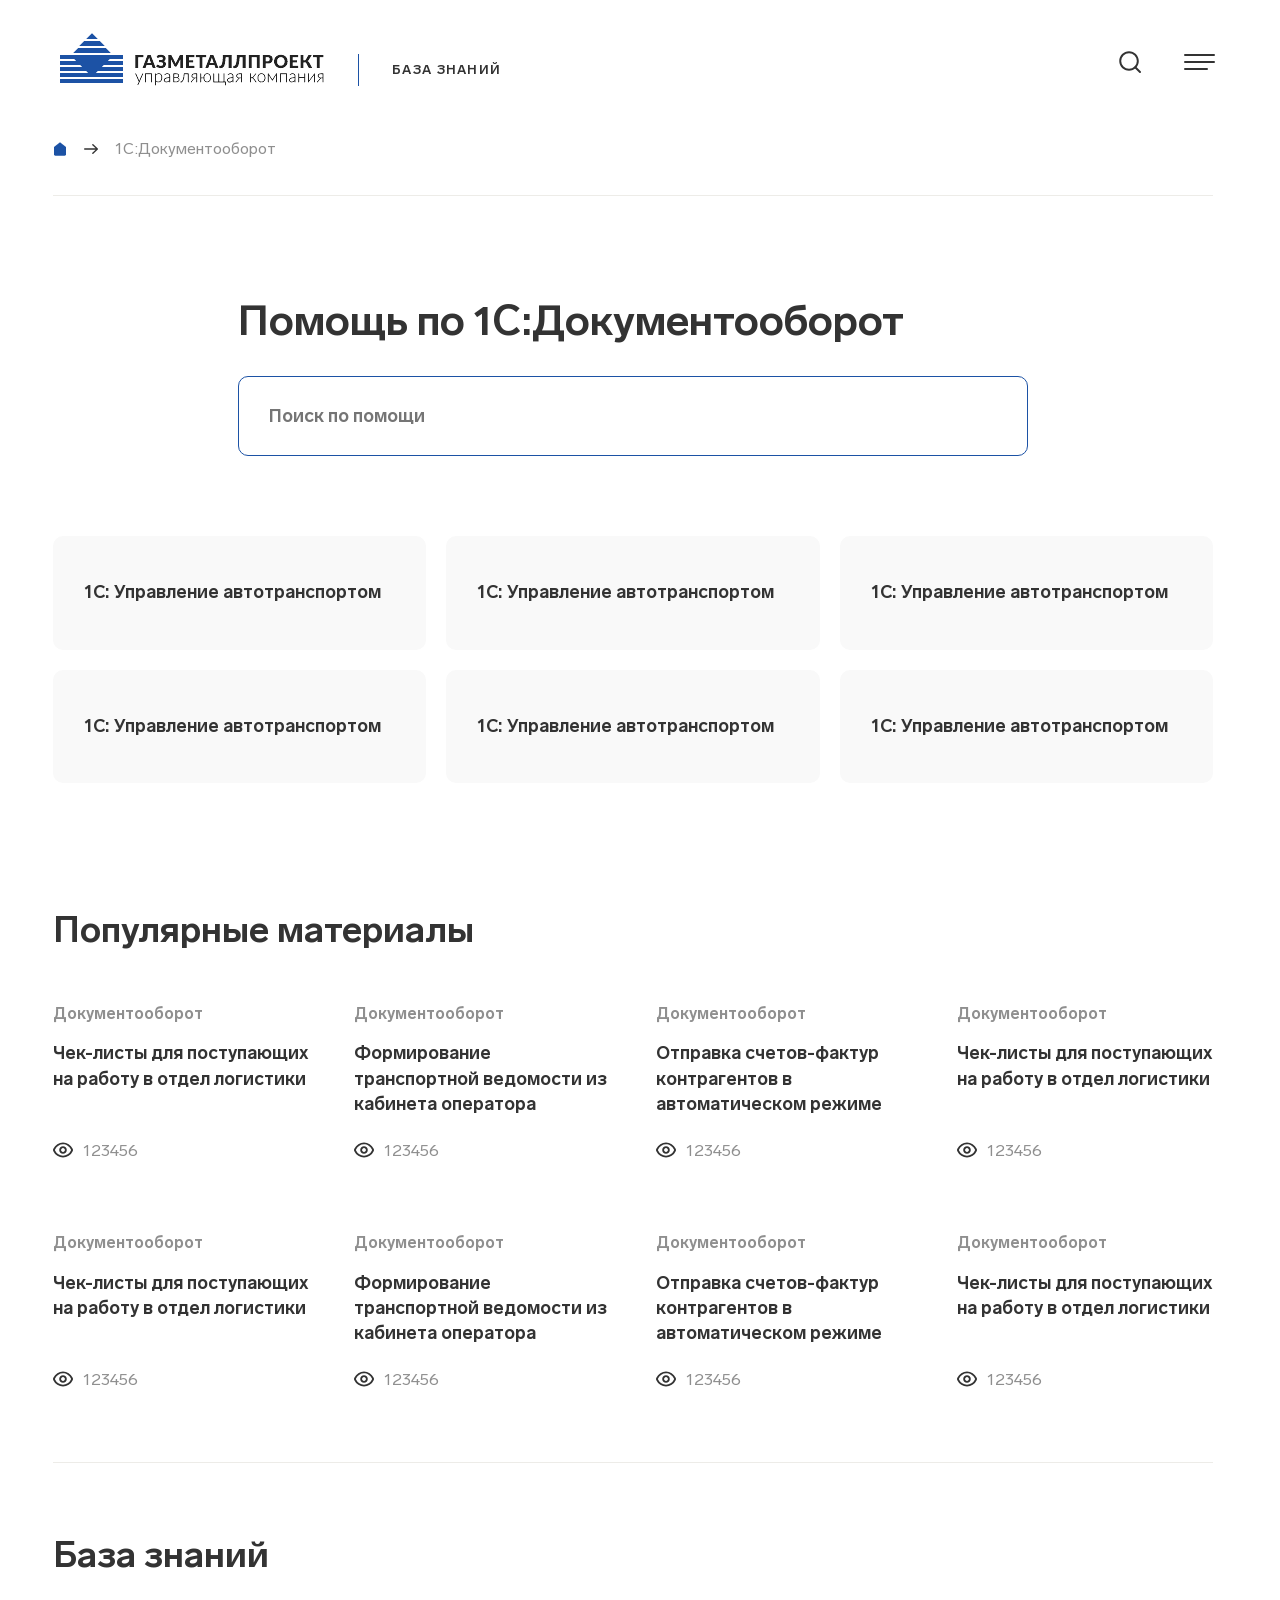
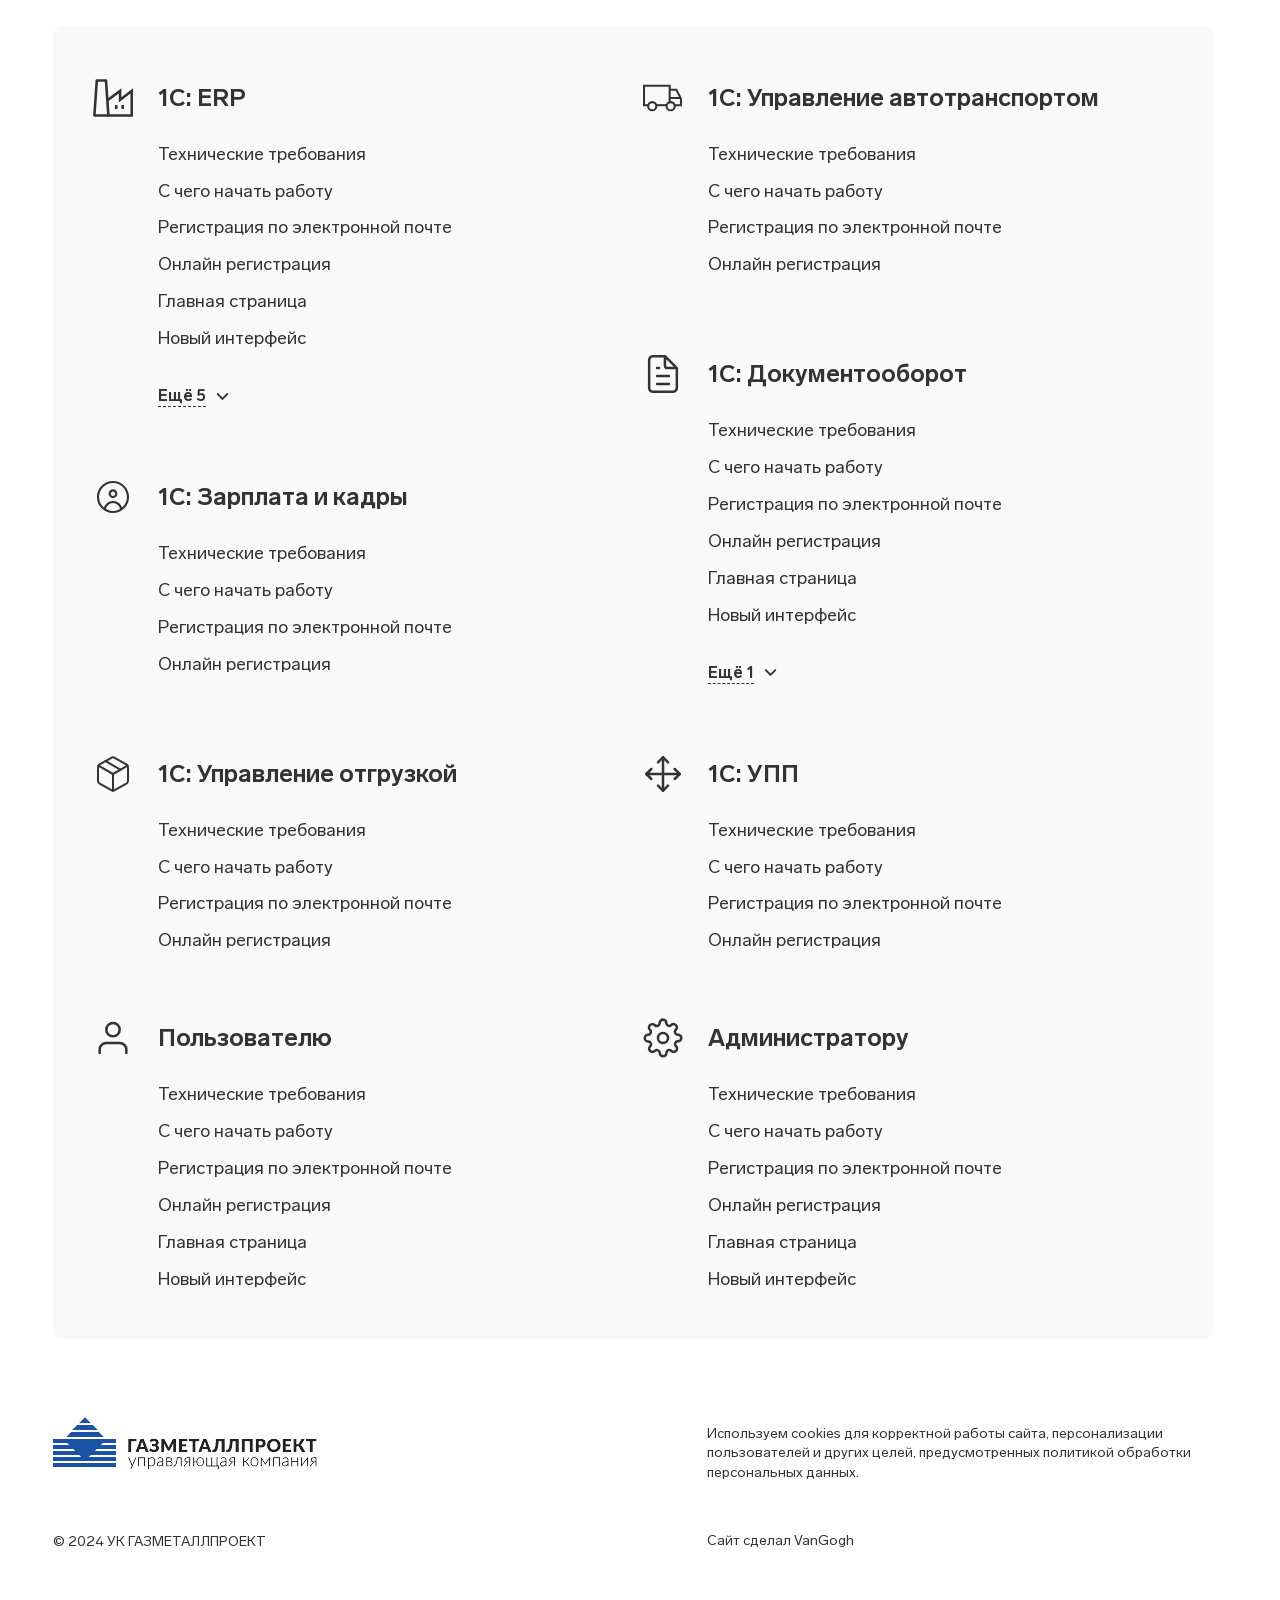
<file: razd.html>
<!DOCTYPE html>
<html lang="ru">
	<head>
		<meta charset="UTF-8">
		<meta name="viewport" content="width=device-width, initial-scale=1.0">
		<link rel="stylesheet" href="css/fancybox.css"/>
		<link rel="stylesheet" href="css/swiper-bundle.min.css"/>
		<link rel="stylesheet" href="css/style.min.css?3">

		<title>Страница раздела</title>
	</head>

	<body class="page__body">
		<div class="page__inner">

			<header class="header">

    <div class="layout layout_wide layout-grid layout_cols_12">

            <div class="header__logo">
                <div class="header__logo-img">


                        <a href="/">
                            <img src="img/logo.png" alt="">
                        </a>



                </div>
                <div class="header__logo-caption">База знаний</div>
            </div>

            <div class="header__right">
                <div class="header__search icon">
                    <svg><use xlink:href='img/icons/icons.svg#search'></use></svg>
                </div>
                <div class="header__sandwich sandwich">
    <span></span>
    <span></span>
    <span></span>
</div>
            </div>
    </div>
    <section class="section section_view_nav header__nav nav">
    <div class="section__inner">
        <div class="layout layout-grid layout_cols_12">
            <div class="section__header">Сервисы</div>
            <ul class='section__items'>
                <li class="section__item">
                    <a href="razd.html" class="item">
                        <div class="item__icon" style="
                            --icon: url(../img/icons/icons.svg?#icons-1c);
                            --background: var(--color-yellow);
                            --color: var(--color-black)
                            ">
                        </div>
                        <div class="item__text">1C: ERP</div>
                    </a>
                    <ul>
                        <li><a href="#">Технические требования</a></li>
                        <li><a href="#">С чего начать работу</a></li>
                        <li><a href="#">Регистрация по электронной почте</a></li>
                        <li><a href="#">Онлайн регистрация </a></li>
                        <li><a href="#">Главная страница</a></li>
                        <li><a href="#">Новый интерфейс</a></li>
                        <li><a href="#">Технические требования</a></li>
                        <li><a href="#">С чего начать работу</a></li>
                        <li><a href="#">Регистрация по электронной почте</a></li>
                        <li><a href="#">Онлайн регистрация </a></li>
                        <li><a href="#">Главная страница</a></li>
                    </ul>
                </li>

                <li class="section__item">
                    <a href="article.html" class="item">
                        <div class="item__icon" style="
                            --icon: url(../img/icons/icons.svg?#icons-auto);
                            --background: var(--color-violet);
                            ">
                        </div>
                        <div class="item__text">1С: Управление автотранспортом</div>
                    </a>
                    <ul>
                        <li><a href="#">Технические требования</a></li>
                        <li><a href="#">С чего начать работу</a></li>
                        <li><a href="#">Регистрация по электронной почте</a></li>
                        <li><a href="#">Онлайн регистрация </a></li>
                        <li><a href="#">Главная страница</a></li>
                        <li><a href="#">Новый интерфейс</a></li>
                        <li><a href="#">Технические требования</a></li>
                        <li><a href="#">С чего начать работу</a></li>
                        <li><a href="#">Регистрация по электронной почте</a></li>
                        <li><a href="#">Онлайн регистрация </a></li>
                        <li><a href="#">Главная страница</a></li>
                    </ul>
                </li>
                <li class="section__item">
                    <a href="razd.html" class="item">
                        <div class="item__icon" style="
                            --icon: url(../img/icons/icons.svg?#icons-user);
                            --background: var(--color-green);
                            ">
                        </div>
                        <div class="item__text">1С: Зарплата и кадры</div>
                    </a>
                    <ul>
                        <li><a href="#">Технические требования</a></li>
                        <li><a href="#">С чего начать работу</a></li>
                        <li><a href="#">Регистрация по электронной почте</a></li>
                        <li><a href="#">Онлайн регистрация </a></li>
                        <li><a href="#">Главная страница</a></li>
                        <li><a href="#">Новый интерфейс</a></li>
                        <li><a href="#">Технические требования</a></li>
                        <li><a href="#">С чего начать работу</a></li>
                        <li><a href="#">Регистрация по электронной почте</a></li>
                        <li><a href="#">Онлайн регистрация </a></li>
                        <li><a href="#">Главная страница</a></li>
                    </ul>
                </li>
                <li class="section__item">
                    <a href="article.html" class="item">
                        <div class="item__icon" style="
                            --icon: url(../img/icons/icons.svg?#icons-docs);
                            --background: var(--color-red);
                            ">
                        </div>
                        <div class="item__text">1С: Документооборот</div>
                    </a>
                    <ul>
                        <li><a href="#">Технические требования</a></li>
                        <li><a href="#">С чего начать работу</a></li>
                        <li><a href="#">Регистрация по электронной почте</a></li>
                        <li><a href="#">Онлайн регистрация </a></li>
                        <li><a href="#">Главная страница</a></li>
                        <li><a href="#">Новый интерфейс</a></li>
                        <li><a href="#">Технические требования</a></li>
                        <li><a href="#">С чего начать работу</a></li>
                        <li><a href="#">Регистрация по электронной почте</a></li>
                        <li><a href="#">Онлайн регистрация </a></li>
                        <li><a href="#">Главная страница</a></li>
                    </ul>
                </li>
                <li class="section__item">
                    <a href="razd.html" class="item">
                        <div class="item__icon" style="
                            --icon: url(../img/icons/icons.svg?#icons-pack);
                            --background: var(--color-blue);
                            ">
                        </div>
                        <div class="item__text">1С: Управление отгрузкой</div>
                    </a>
                    <ul>
                        <li><a href="#">Технические требования</a></li>
                        <li><a href="#">С чего начать работу</a></li>
                        <li><a href="#">Регистрация по электронной почте</a></li>
                        <li><a href="#">Онлайн регистрация </a></li>
                        <li><a href="#">Главная страница</a></li>
                        <li><a href="#">Новый интерфейс</a></li>
                        <li><a href="#">Технические требования</a></li>
                        <li><a href="#">С чего начать работу</a></li>
                        <li><a href="#">Регистрация по электронной почте</a></li>
                        <li><a href="#">Онлайн регистрация </a></li>
                        <li><a href="#">Главная страница</a></li>
                    </ul>
                </li>
                <li class="section__item">
                    <a href="article.html" class="item">
                        <div class="item__icon" style="
                            --icon: url(../img/icons/icons.svg?#icons-move);
                            --background: var(--color-orange);
                            ">
                        </div>
                        <div class="item__text">1С: УПП</div>
                    </a>
                    <ul>
                        <li><a href="#">Технические требования</a></li>
                        <li><a href="#">С чего начать работу</a></li>
                        <li><a href="#">Регистрация по электронной почте</a></li>
                        <li><a href="#">Онлайн регистрация </a></li>
                        <li><a href="#">Главная страница</a></li>
                        <li><a href="#">Новый интерфейс</a></li>
                        <li><a href="#">Технические требования</a></li>
                        <li><a href="#">С чего начать работу</a></li>
                        <li><a href="#">Регистрация по электронной почте</a></li>
                        <li><a href="#">Онлайн регистрация </a></li>
                        <li><a href="#">Главная страница</a></li>
                    </ul>
                </li>
                <li class="section__item">
                    <a href="razd.html" class="item">
                        <div class="item__icon" style="
                            --icon: url(../img/icons/icons.svg?#icons-user2);
                            --background: var(--color-cyan);
                            ">
                        </div>
                        <div class="item__text">Пользователю</div>
                    </a>
                    <ul>
                        <li><a href="#">Технические требования</a></li>
                        <li><a href="#">С чего начать работу</a></li>
                        <li><a href="#">Регистрация по электронной почте</a></li>
                        <li><a href="#">Онлайн регистрация </a></li>
                        <li><a href="#">Главная страница</a></li>
                        <li><a href="#">Новый интерфейс</a></li>
                        <li><a href="#">Технические требования</a></li>
                        <li><a href="#">С чего начать работу</a></li>
                        <li><a href="#">Регистрация по электронной почте</a></li>
                        <li><a href="#">Онлайн регистрация </a></li>
                        <li><a href="#">Главная страница</a></li>
                    </ul>
                </li>
                <li class="section__item">
                    <a href="article.html" class="item">
                        <div class="item__icon" style="
                            --icon: url(../img/icons/icons.svg?#icons-admin);
                            --background: var(--color-black2);
                            ">
                        </div>
                        <div class="item__text">Администратору</div>
                    </a>
                    <ul>
                        <li><a href="#">Технические требования</a></li>
                        <li><a href="#">С чего начать работу</a></li>
                        <li><a href="#">Регистрация по электронной почте</a></li>
                        <li><a href="#">Онлайн регистрация </a></li>
                        <li><a href="#">Главная страница</a></li>
                        <li><a href="#">Новый интерфейс</a></li>
                        <li><a href="#">Технические требования</a></li>
                        <li><a href="#">С чего начать работу</a></li>
                        <li><a href="#">Регистрация по электронной почте</a></li>
                        <li><a href="#">Онлайн регистрация </a></li>
                        <li><a href="#">Главная страница</a></li>
                    </ul>
                </li>

            </ul>
        </div>
    </div>
</section>



        <section class="section section_view_header-search header__search-body search">
            <div class="section__inner">
                <div class="layout layout-grid layout_cols_12">
                    <div class="section__body">
                        <input type="text" placeholder="Поиск по помощи">
                        <div class="section__close"></div>
                    </div>
                </div>
            </div>
        </section>

</header>

			<main class="main">
				<div class="section-group">

					<section class="section section_view_breadcrumbs breadcrumbs">
						<div class="section__inner">
							<div class="layout layout_wide">
								<div class="breadcrumbs__home"></div>
								<span>1С:Документооборот</span>
							</div>
						</div>
					</section>

					<section class="section section_view_search">
						<div class="section__inner">
							<div class="layout layout-grid layout_cols_12">

								<div class="section__body">
									<h1 class="section__header">
										Помощь по 1С:Документооборот
									</h1>
									<input type="text" placeholder="Поиск по помощи">
								</div>

							</div>
						</div>
					</section>

					<section class="section section_view_tiles">
						<div class="section__inner">
							<div class="layout layout-grid layout_cols_12">
								<a href="#" class="section__item">1С: Управление автотранспортом</a>
								<a href="#" class="section__item">1С: Управление автотранспортом</a>
								<a href="#" class="section__item">1С: Управление автотранспортом</a>
								<a href="#" class="section__item">1С: Управление автотранспортом</a>
								<a href="#" class="section__item">1С: Управление автотранспортом</a>
								<a href="#" class="section__item">1С: Управление автотранспортом</a>
							</div>
						</div>
					</section>

					<section class="section section_view_popular">
						<div class="section__inner">
							<div class="layout layout-grid layout_cols_12">
								<div class="section__header">Популярные материалы</div>
								<div class="section__items">
									<a href="#"class="section__item item">
										<div class="item__category">Документооборот</div>
										<div class="item__title">Чек-листы для поступающих на работу в отдел логистики</div>
										<div class="item__views">123456</div>
									</a>
									<a href="#"class="section__item item">
										<div class="item__category">Документооборот</div>
										<div class="item__title">Формирование транспортной ведомости из кабинета оператора</div>
										<div class="item__views">123456</div>
									</a>
									<a href="#"class="section__item item">
										<div class="item__category">Документооборот</div>
										<div class="item__title">Отправка счетов-фактур контрагентов в автоматическом режиме</div>
										<div class="item__views">123456</div>
									</a>
									<a href="#"class="section__item item">
										<div class="item__category">Документооборот</div>
										<div class="item__title">Чек-листы для поступающих на работу в отдел логистики</div>
										<div class="item__views">123456</div>
									</a>
									<a href="#"class="section__item item">
										<div class="item__category">Документооборот</div>
										<div class="item__title">Чек-листы для поступающих на работу в отдел логистики</div>
										<div class="item__views">123456</div>
									</a>
									<a href="#"class="section__item item">
										<div class="item__category">Документооборот</div>
										<div class="item__title">Формирование транспортной ведомости из кабинета оператора</div>
										<div class="item__views">123456</div>
									</a>
									<a href="#"class="section__item item">
										<div class="item__category">Документооборот</div>
										<div class="item__title">Отправка счетов-фактур контрагентов в автоматическом режиме</div>
										<div class="item__views">123456</div>
									</a>
									<a href="#"class="section__item item">
										<div class="item__category">Документооборот</div>
										<div class="item__title">Чек-листы для поступающих на работу в отдел логистики</div>
										<div class="item__views">123456</div>
									</a>

								</div>
								<div class="section__more">
									<div>
										Показать еще
									</div>
								</div>
							</div>
						</div>
					</section>

					<section class="section section_view_base">
						<div class="section__inner">
							<div class="layout layout-grid layout_cols_12">
								<div class="section__header">
									База знаний
								</div>
								<div class="section__body">

									<div class="section__item item">
										<div class="item__icon">
											<svg>
												<use xlink:href='img/icons/icons.svg#icons-1c'></use>
											</svg>
										</div>
										<div class="item__header">1C: ERP</div>
										<ul class="item__list">
											<li><a href="#">Технические требования</a></li>
											<li><a href="#">С чего начать работу</a></li>
											<li><a href="#">Регистрация по электронной почте</a></li>
											<li><a href="#">Онлайн регистрация </a></li>
											<li><a href="#">Главная страница</a></li>
											<li><a href="#">Новый интерфейс</a></li>
											<li><a href="#">Технические требования</a></li>
											<li><a href="#">С чего начать работу</a></li>
											<li><a href="#">Регистрация по электронной почте</a></li>
											<li><a href="#">Онлайн регистрация </a></li>
											<li><a href="#">Главная страница</a></li>
										</ul>
										<!-- <div class="item__more">Еще 6</div> -->
									</div>
									<div class="section__item item">
										<div class="item__icon">
											<svg>
												<use xlink:href='img/icons/icons.svg#icons-auto'></use>
											</svg>
										</div>
										<div class="item__header">1С: Управление автотранспортом</div>
										<ul class="item__list">
											<li><a href="#">Технические требования</a></li>
											<li><a href="#">С чего начать работу</a></li>
											<li><a href="#">Регистрация по электронной почте</a></li>
											<li><a href="#">Онлайн регистрация </a></li>
										</ul>
									</div>
									<div class="section__item item">
										<div class="item__icon">
											<svg>
												<use xlink:href='img/icons/icons.svg#icons-user'></use>
											</svg>
										</div>
										<div class="item__header">1С: Зарплата и кадры</div>
										<ul class="item__list">
											<li><a href="#">Технические требования</a></li>
											<li><a href="#">С чего начать работу</a></li>
											<li><a href="#">Регистрация по электронной почте</a></li>
											<li><a href="#">Онлайн регистрация </a></li>
										</ul>
									</div>
									<div class="section__item item" style="margin-top: -123px;">
										<div class="item__icon">
											<svg>
												<use xlink:href='img/icons/icons.svg#icons-docs'></use>
											</svg>
										</div>
										<div class="item__header">1С: Документооборот</div>
										<ul class="item__list">
											<li><a href="#">Технические требования</a></li>
											<li><a href="#">С чего начать работу</a></li>
											<li><a href="#">Регистрация по электронной почте</a></li>
											<li><a href="#">Онлайн регистрация </a></li>
											<li><a href="#">Главная страница</a></li>
											<li><a href="#">Новый интерфейс</a></li>
											<li><a href="#">Новый интерфейс</a></li>
										</ul>
									</div>
									<div class="section__item item">
										<div class="item__icon">
											<svg>
												<use xlink:href='img/icons/icons.svg#icons-pack'></use>
											</svg>
										</div>
										<div class="item__header">1С: Управление отгрузкой</div>
										<ul class="item__list">
											<li><a href="#">Технические требования</a></li>
											<li><a href="#">С чего начать работу</a></li>
											<li><a href="#">Регистрация по электронной почте</a></li>
											<li><a href="#">Онлайн регистрация </a></li>
										</ul>
									</div>
									<div class="section__item item">
										<div class="item__icon">
											<svg>
												<use xlink:href='img/icons/icons.svg#icons-move'></use>
											</svg>
										</div>
										<div class="item__header">1С: УПП</div>
										<ul class="item__list">
											<li><a href="#">Технические требования</a></li>
											<li><a href="#">С чего начать работу</a></li>
											<li><a href="#">Регистрация по электронной почте</a></li>
											<li><a href="#">Онлайн регистрация </a></li>
										</ul>
									</div>
									<div class="section__item item">
										<div class="item__icon">
											<svg>
												<use xlink:href='img/icons/icons.svg#icons-user2'></use>
											</svg>
										</div>
										<div class="item__header">Пользователю</div>
										<ul class="item__list">
											<li><a href="#">Технические требования</a></li>
											<li><a href="#">С чего начать работу</a></li>
											<li><a href="#">Регистрация по электронной почте</a></li>
											<li><a href="#">Онлайн регистрация </a></li>
											<li><a href="#">Главная страница</a></li>
											<li><a href="#">Новый интерфейс</a></li>
										</ul>
									</div>
									<div class="section__item item">
										<div class="item__icon">
											<svg>
												<use xlink:href='img/icons/icons.svg#icons-admin'></use>
											</svg>
										</div>
										<div class="item__header">Администратору</div>
										<ul class="item__list">
											<li><a href="#">Технические требования</a></li>
											<li><a href="#">С чего начать работу</a></li>
											<li><a href="#">Регистрация по электронной почте</a></li>
											<li><a href="#">Онлайн регистрация </a></li>
											<li><a href="#">Главная страница</a></li>
											<li><a href="#">Новый интерфейс</a></li>
										</ul>
									</div>
								</div>
							</div>
						</div>
					</section>




				</div>
			</main>

			<footer class="footer">
    <div class="footer__inner">
        <div class="layout layout-grid layout_cols_12">

            <div class="footer__left">
                <div class="footer__logo">
                    <img src="../img/logo.png" alt="">
                </div>
                <div class="footer__year">© 2024 УК ГАЗМЕТАЛЛПРОЕКТ</div>
            </div>

            <div class="footer__right">
                <div class="footer__text">
                    Используем cookies для корректной работы сайта, персонализации пользователей и других целей, предусмотренных политикой обработки персональных данных.
                </div>
                <div class="footer__developer">
                    Сайт сделал <a href="https://vangogh-agency.ru/" target="_blank">VanGogh</a>
                </div>
            </div>

        </div>
    </div>
    <!-- <div onclick="topFunction()" class="up"><div> -->
</footer>




		</div>
		<div class="modal modal_cons">
    <div class="modal__inner">
        <div class="modal__close no-selection"></div>
        <div class="modal__header">
            Заполните форму<br><span class="text-color-green">и мы свяжемся с вами в ближайшее время</span>
        </div>
        <div class="modal__body">
            <form action="" class="form">
                <div class="form__line">
                    <div>Имя:</div>
                    <div>
                        <input type="text" placeholder="Введите имя" name="" id="">
                    </div>
                </div>
                <div class="form__line">
                    <div>Телефон:</div>
                    <div><input type="tel" placeholder="Введите контактный телефон" name="" id=""></div>
                </div>
                <div class="form__button">
                    <button>Получить консультацию</button>
                </div>
                <div class="form__agreement">
                    Нажимая на кнопку «Получить консультацию», вы соглашаетесь
с условиями обработки персональных данных
                </div>

            </form>
        </div>
    </div>
</div>








<script src="js/fancybox.umd.js"></script>
<script src="js/imask.min.js" charset="utf-8"></script>
<script src="js/swiper-bundle.js" charset="utf-8"></script>
<script src="js/swiper-element-bundle.min.js" charset="utf-8"></script>

<script src="js/scrollreveal.js" charset="utf-8"></script>
<script type="module" src="js/script.js?4" charset="utf-8"></script>



<script>
	// window.sr = ScrollReveal({ reset: false });
	// const showSelectors = [

	// 	// '.item',
	// 	// '.tile',
	// 	// '.section_view_first',
	// 	// '.section_view_first .point',
	// 	// '.section_view_faq .accordion__item',
	// 	// '.section_view_cotacts .section__contacts',
	// ];
	// for (let value of showSelectors) {
	// 	if(value.length) {
	// 		sr.reveal(value, {
	// 			scale : 1.1,
	// 			duration: 750,
	// 			delay: 250,
	// 			interval: 80,
	// 			beforeReveal: function (el) {el.classList.add('animate')},
	// 		}, 350);
	// 	}
	// }


</script>






	</body>
</html>
</file>
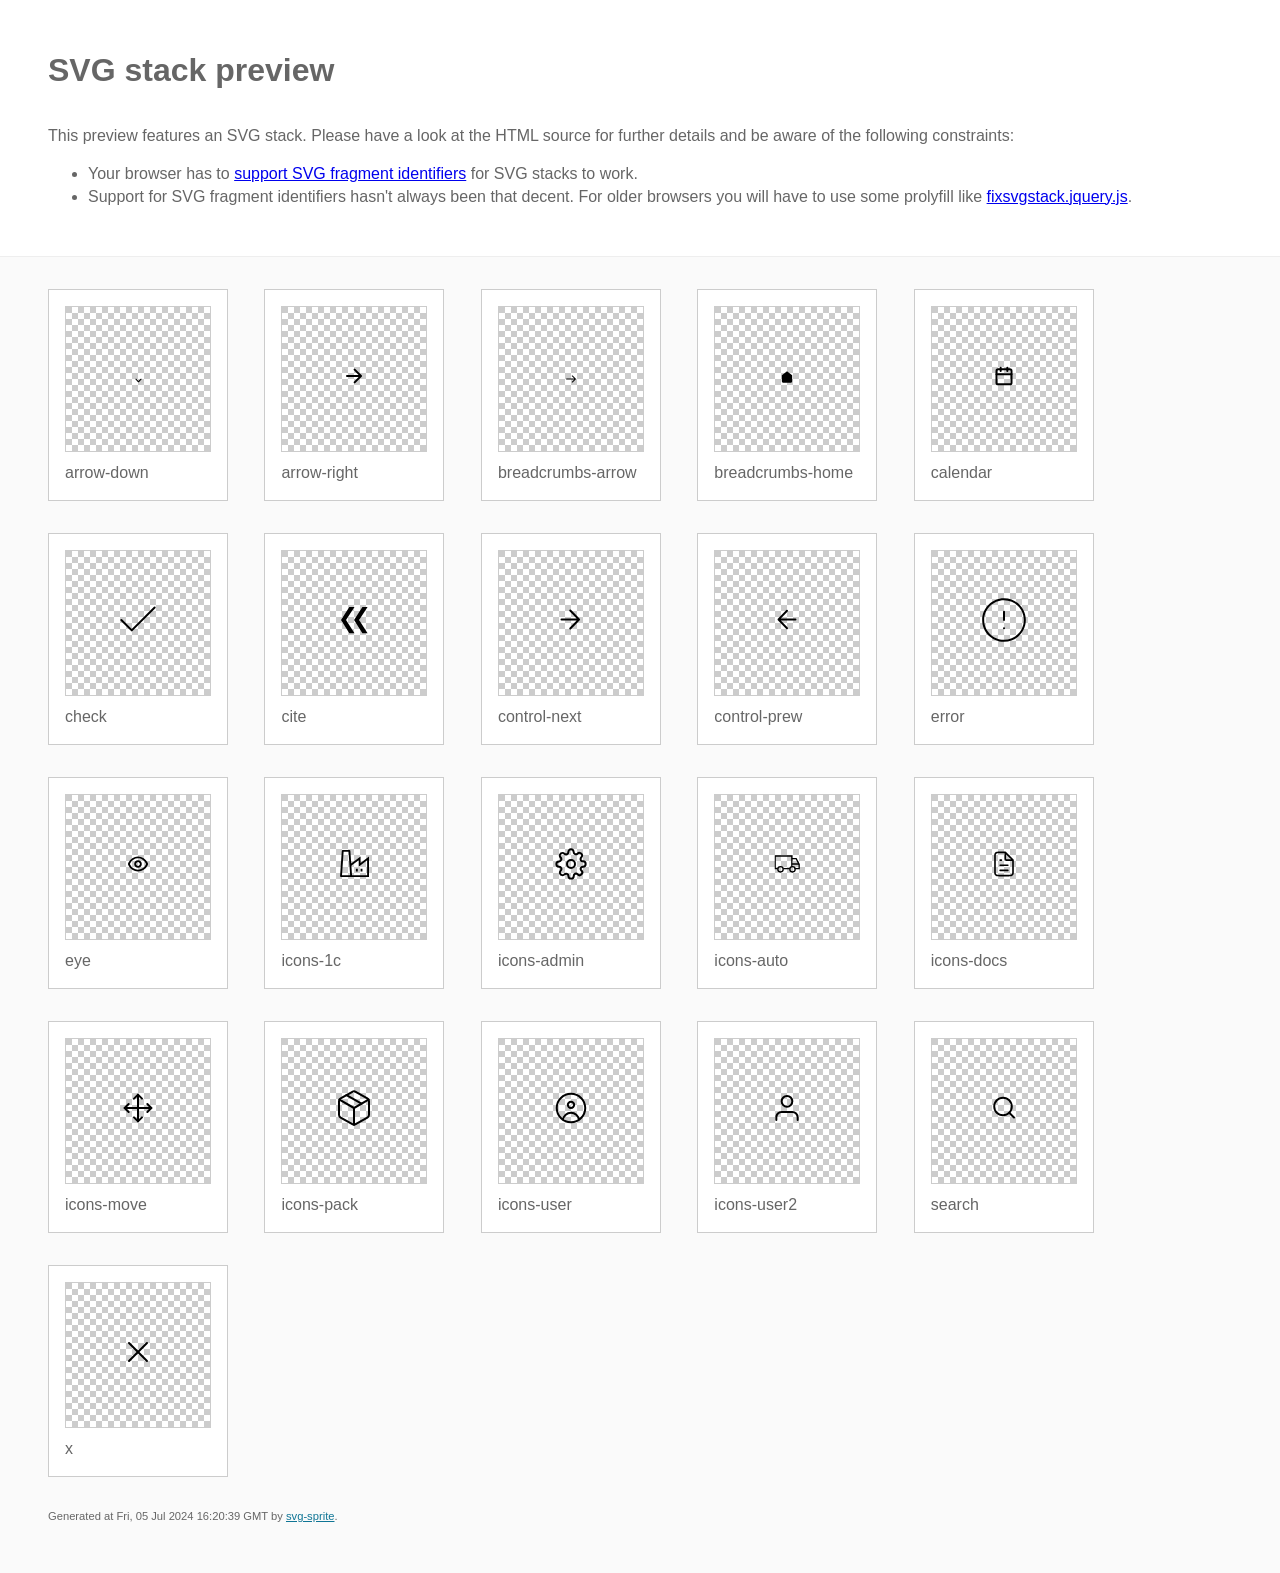
<file: img/stack/sprite.stack.html>
<!DOCTYPE html>
<html lang="en" xmlns="http://www.w3.org/1999/xhtml">
	<head>
		<meta charset="utf-8"/>
		<meta http-equiv="X-UA-Compatible" content="IE=Edge"/>
		<title>SVG stack preview | svg-sprite</title>
		<style>@charset "UTF-8";body{padding:0;margin:0;color:#666;background:#fafafa;font-family:Arial,Helvetica,sans-serif;font-size:1em;line-height:1.4}header{display:block;padding:3em 3em 2em 3em;background-color:#fff}header p{margin:2em 0 0 0}section{border-top:1px solid #eee;padding:2em 3em 0 3em}section ul{margin:0;padding:0}section li{display:inline;display:inline-block;background-color:#fff;position:relative;margin:0 2em 2em 0;vertical-align:top;border:1px solid #ccc;padding:1em 1em 3em 1em;cursor:default}.icon-box{margin:0;width:144px;height:144px;position:relative;background:#ccc url("[data-uri]") top left repeat;border:1px solid #ccc;display:table-cell;vertical-align:middle;text-align:center}.icon{display:inline;display:inline-block}h1{margin-top:0}h2{margin:0;padding:0;font-size:1em;font-weight:normal;white-space:nowrap;overflow:hidden;text-overflow:ellipsis;position:absolute;left:1em;right:1em;bottom:1em}footer{display:block;margin:0;padding:0 3em 3em 3em}footer p{margin:0;font-size:.7em}footer a{color:#0f7595;margin-left:0}</style>

<!--

Sprite shape dimensions
====================================================================================================
You will need to set the sprite shape dimensions via CSS when you use them as stack SVGs, otherwise
they would become a huge 100% in size. You may use the following dimension classes for doing so.
They might well be outsourced to an external stylesheet of course.

-->

<style type="text/css">
	.svg-arrow-down-dims { width: 13px; height: 7px; }
	.svg-arrow-right-dims { width: 16px; height: 16px; }
	.svg-breadcrumbs-arrow-dims { width: 14px; height: 10px; }
	.svg-breadcrumbs-home-dims { width: 12px; height: 14px; }
	.svg-calendar-dims { width: 20px; height: 20px; }
	.svg-check-dims { width: 50px; height: 50px; }
	.svg-cite-dims { width: 50px; height: 50px; }
	.svg-control-next-dims { width: 31px; height: 31px; }
	.svg-control-prew-dims { width: 30px; height: 31px; }
	.svg-error-dims { width: 50px; height: 50px; }
	.svg-eye-dims { width: 20px; height: 20px; }
	.svg-icons-1c-dims { width: 31px; height: 29px; }
	.svg-icons-admin-dims { width: 32px; height: 32px; }
	.svg-icons-auto-dims { width: 39px; height: 26px; }
	.svg-icons-docs-dims { width: 26px; height: 32px; }
	.svg-icons-move-dims { width: 32px; height: 32px; }
	.svg-icons-pack-dims { width: 40px; height: 40px; }
	.svg-icons-user-dims { width: 38px; height: 38px; }
	.svg-icons-user2-dims { width: 32px; height: 32px; }
	.svg-search-dims { width: 42px; height: 43px; }
	.svg-x-dims { width: 24px; height: 24px; }
</style>

<!--
====================================================================================================
-->

	</head>
	<body>
		<header>
			<h1>SVG stack preview</h1>
			<p>This preview features an SVG stack. Please have a look at the HTML source for further details and be aware of the following constraints:</p>
			<ul>
				<li>Your browser has to <a href="http://caniuse.com/#feat=svg-fragment" target="_blank" rel="noopener noreferrer">support SVG fragment identifiers</a> for SVG stacks to work.</li>
				<li>Support for SVG fragment identifiers hasn't always been that decent. For older browsers you will have to use some prolyfill like <a href="https://github.com/preciousforever/SVG-Stacker/blob/master/fixsvgstack.jquery.js" target="_blank" rel="noopener noreferrer">fixsvgstack.jquery.js</a>.</li>
			</ul>
		</header>
		<section>

<!--

SVG stack
====================================================================================================
These SVG images make use of fragment identifiers (IDs) to reference certain portions of the
external sprite. By default, all shapes inside the sprite are hidden by CSS. The `:target` pseudo
selector is used to show the very shape that is referenced by the fragment identifier.

-->

			<ul>

				<li title="arrow-down">
					<div class="icon-box">

						<!-- arrow-down -->
						<img src="../icons/icons.svg#arrow-down" class="svg-arrow-down-dims" alt="arrow-down"/>

					</div>
					<h2>arrow-down</h2>
				</li>
				<li title="arrow-right">
					<div class="icon-box">

						<!-- arrow-right -->
						<img src="../icons/icons.svg#arrow-right" class="svg-arrow-right-dims" alt="arrow-right"/>

					</div>
					<h2>arrow-right</h2>
				</li>
				<li title="breadcrumbs-arrow">
					<div class="icon-box">

						<!-- breadcrumbs-arrow -->
						<img src="../icons/icons.svg#breadcrumbs-arrow" class="svg-breadcrumbs-arrow-dims" alt="breadcrumbs-arrow"/>

					</div>
					<h2>breadcrumbs-arrow</h2>
				</li>
				<li title="breadcrumbs-home">
					<div class="icon-box">

						<!-- breadcrumbs-home -->
						<img src="../icons/icons.svg#breadcrumbs-home" class="svg-breadcrumbs-home-dims" alt="breadcrumbs-home"/>

					</div>
					<h2>breadcrumbs-home</h2>
				</li>
				<li title="calendar">
					<div class="icon-box">

						<!-- calendar -->
						<img src="../icons/icons.svg#calendar" class="svg-calendar-dims" alt="calendar"/>

					</div>
					<h2>calendar</h2>
				</li>
				<li title="check">
					<div class="icon-box">

						<!-- check -->
						<img src="../icons/icons.svg#check" class="svg-check-dims" alt="check"/>

					</div>
					<h2>check</h2>
				</li>
				<li title="cite">
					<div class="icon-box">

						<!-- cite -->
						<img src="../icons/icons.svg#cite" class="svg-cite-dims" alt="cite"/>

					</div>
					<h2>cite</h2>
				</li>
				<li title="control-next">
					<div class="icon-box">

						<!-- control-next -->
						<img src="../icons/icons.svg#control-next" class="svg-control-next-dims" alt="control-next"/>

					</div>
					<h2>control-next</h2>
				</li>
				<li title="control-prew">
					<div class="icon-box">

						<!-- control-prew -->
						<img src="../icons/icons.svg#control-prew" class="svg-control-prew-dims" alt="control-prew"/>

					</div>
					<h2>control-prew</h2>
				</li>
				<li title="error">
					<div class="icon-box">

						<!-- error -->
						<img src="../icons/icons.svg#error" class="svg-error-dims" alt="error"/>

					</div>
					<h2>error</h2>
				</li>
				<li title="eye">
					<div class="icon-box">

						<!-- eye -->
						<img src="../icons/icons.svg#eye" class="svg-eye-dims" alt="eye"/>

					</div>
					<h2>eye</h2>
				</li>
				<li title="icons-1c">
					<div class="icon-box">

						<!-- icons-1c -->
						<img src="../icons/icons.svg#icons-1c" class="svg-icons-1c-dims" alt="icons-1c"/>

					</div>
					<h2>icons-1c</h2>
				</li>
				<li title="icons-admin">
					<div class="icon-box">

						<!-- icons-admin -->
						<img src="../icons/icons.svg#icons-admin" class="svg-icons-admin-dims" alt="icons-admin"/>

					</div>
					<h2>icons-admin</h2>
				</li>
				<li title="icons-auto">
					<div class="icon-box">

						<!-- icons-auto -->
						<img src="../icons/icons.svg#icons-auto" class="svg-icons-auto-dims" alt="icons-auto"/>

					</div>
					<h2>icons-auto</h2>
				</li>
				<li title="icons-docs">
					<div class="icon-box">

						<!-- icons-docs -->
						<img src="../icons/icons.svg#icons-docs" class="svg-icons-docs-dims" alt="icons-docs"/>

					</div>
					<h2>icons-docs</h2>
				</li>
				<li title="icons-move">
					<div class="icon-box">

						<!-- icons-move -->
						<img src="../icons/icons.svg#icons-move" class="svg-icons-move-dims" alt="icons-move"/>

					</div>
					<h2>icons-move</h2>
				</li>
				<li title="icons-pack">
					<div class="icon-box">

						<!-- icons-pack -->
						<img src="../icons/icons.svg#icons-pack" class="svg-icons-pack-dims" alt="icons-pack"/>

					</div>
					<h2>icons-pack</h2>
				</li>
				<li title="icons-user">
					<div class="icon-box">

						<!-- icons-user -->
						<img src="../icons/icons.svg#icons-user" class="svg-icons-user-dims" alt="icons-user"/>

					</div>
					<h2>icons-user</h2>
				</li>
				<li title="icons-user2">
					<div class="icon-box">

						<!-- icons-user2 -->
						<img src="../icons/icons.svg#icons-user2" class="svg-icons-user2-dims" alt="icons-user2"/>

					</div>
					<h2>icons-user2</h2>
				</li>
				<li title="search">
					<div class="icon-box">

						<!-- search -->
						<img src="../icons/icons.svg#search" class="svg-search-dims" alt="search"/>

					</div>
					<h2>search</h2>
				</li>
				<li title="x">
					<div class="icon-box">

						<!-- x -->
						<img src="../icons/icons.svg#x" class="svg-x-dims" alt="x"/>

					</div>
					<h2>x</h2>
				</li>
			</ul>

<!--
====================================================================================================
-->

		</section>
		<footer>
			<p>Generated at Fri, 05 Jul 2024 16:20:39 GMT by <a href="https://github.com/svg-sprite/svg-sprite" target="_blank" rel="noopener noreferrer">svg-sprite</a>.</p>
		</footer>
	</body>
</html>
</file>
<file: css/style.min.css>
@charset "UTF-8";.mt-xs{margin-top:1rem!important}.mt-s{margin-top:2rem!important}.mt-m{margin-top:3rem!important}.mt-l{margin-top:5rem!important}.mt-xl{margin-top:7rem!important}.mb-xs{margin-bottom:1rem!important}.mb-s{margin-bottom:2rem!important}.mb-m{margin-bottom:3rem!important}.mb-l{margin-bottom:5rem!important}.mb-xl{margin-bottom:7rem!important}.pt-xs{padding-top:1rem!important}.pt-s{padding-top:2rem!important}.pt-m{padding-top:3rem!important}.pt-l{padding-top:5rem!important}.pt-xl{padding-top:7rem!important}.pb-xs{padding-bottom:1rem!important}.pb-s{padding-bottom:2rem!important}.pb-m{padding-bottom:3rem!important}.pb-l{padding-bottom:5rem!important}.pb-xl{padding-bottom:7rem!important}:root{--page-gap:360px;--page-max-width:calc(100vw - var(--page-gap)*2);--page-max-width2:calc(100vw - 160px*2);--link-inverse-color:var(--text-inverse-color);--link-visited-def-color:rgba(186, 89, 245, 1);--grid-column-gap:20px;--grid-row-gap:20px;--table-border-color:#69899F;--border-radius:10px;--transition:.3s;--swiper-navigation-color:var(--color-yellow);--swiper-pagination-color:rgba(28, 82, 165, 1);--swiper-pagination-bullet-inactive-color:rgba(70, 70, 70, 1);--swiper-pagination-bullet-inactive-opacity:1}@-webkit-keyframes fadeIn{from{opacity:0}to{opacity:1}}@keyframes fadeIn{from{opacity:0}to{opacity:1}}:root{--color-black:#333333;--color-black2:#383838;--color-gray:#EDECE8;--color-red:#FF5C5C;--color-yellow:#FFCC48;--color-orange:#FF7121;--color-green:#1CA954;--color-violet:#B03DE5;--color-blue:#436CFF;--color-blue2:rgba(28, 82, 165, 1);--color-blue3:#1C52A5;--color-cyan:#31AFB7;--color-white:#ffffff}.nav{position:fixed;top:-150vh;left:0;right:0;z-index:200;background-color:var(--color-white);padding-top:38px;-webkit-transition:all .3s ease-in-out;transition:all .3s ease-in-out;overflow:scroll;max-height:100vh}.nav .layout{padding-bottom:50px!important}.nav .section__item{padding-top:26px;position:relative;margin-bottom:unset!important;-webkit-box-orient:vertical;-webkit-box-direction:normal;-ms-flex-direction:column;flex-direction:column;height:unset!important;min-height:112px;max-height:112px;-webkit-box-align:start!important;-ms-flex-align:start!important;align-items:flex-start!important;-webkit-transition:max-height .3s ease-in-out;transition:max-height .3s ease-in-out}.nav .section__item.open{max-height:9999px}.nav .section__item.open ul{opacity:1;pointer-events:all}.nav .section__item.open .item::after{-webkit-transform:rotate(180deg);-ms-transform:rotate(180deg);transform:rotate(180deg)}.nav .section__item .item{display:-webkit-box;display:-ms-flexbox;display:flex;width:100%;-webkit-box-align:center;-ms-flex-align:center;align-items:center;gap:14px;margin-bottom:unset}.nav .section__item ul{display:none;font-size:14px;margin-left:62px;opacity:0;pointer-events:none;-webkit-transition:all .3s ease-in-out;transition:all .3s ease-in-out}.nav .section__item ul li::before{content:none}.nav .section__item::before{left:0!important;border-radius:unset!important}.menu_opened .page__body{position:fixed}.menu_opened .nav{top:0;-webkit-box-shadow:0 4px 20px rgba(0,0,0,.1);box-shadow:0 4px 20px rgba(0,0,0,.1)}:root{--header-height:116px}.header{max-width:100%;position:fixed;width:100%;height:var(--header-height);z-index:500;padding-top:33px;background-color:var(--color-white);-webkit-transition:-webkit-box-shadow .3s;transition:-webkit-box-shadow .3s;transition:box-shadow .3s;transition:box-shadow .3s,-webkit-box-shadow .3s}.header__logo{grid-column:span 9;display:-webkit-box;display:-ms-flexbox;display:flex;-webkit-box-align:end;-ms-flex-align:end;align-items:flex-end;gap:34px}.header__logo-img{-ms-flex-negative:0;flex-shrink:0;width:264px}.header__logo-img img{max-height:100%}.header__logo-caption{font-weight:700;font-size:13px;line-height:140%;letter-spacing:.1em;text-transform:uppercase;color:#333;margin-bottom:5px;height:32px;border-left:1px solid var(--color-blue3);padding-left:33px;display:-webkit-box;display:-ms-flexbox;display:flex;-webkit-box-align:center;-ms-flex-align:center;align-items:center}.header__right{grid-column:span 3;display:-webkit-box;display:-ms-flexbox;display:flex;-webkit-box-align:center;-ms-flex-align:center;align-items:center;-webkit-box-pack:end;-ms-flex-pack:end;justify-content:end;gap:28px}.header__search{cursor:pointer}.header__search:hover svg use{fill:var(--color-blue2)}.header .search{position:fixed;top:-100vh;left:0;right:0;z-index:200;padding-top:86px;-webkit-transition:all .3s ease-in-out;transition:all .3s ease-in-out;-webkit-filter:drop-shadow(0 4px 44px #95b5e4);filter:drop-shadow(0 4px 44px #95b5e4)}.header .search .section__body{grid-column:1/-1;place-self:center;position:relative}.header .search .section__close{position:absolute;top:0;bottom:0;right:26px;margin:auto 0;cursor:pointer;display:-webkit-box;display:-ms-flexbox;display:flex;-ms-flex-negative:0;flex-shrink:0;-webkit-mask-position:center!important;mask-position:center!important;-webkit-mask-repeat:no-repeat!important;mask-repeat:no-repeat!important;-webkit-mask-size:contain!important;mask-size:contain!important;-webkit-transition:all .3s ease-in-out!important;transition:all .3s ease-in-out!important;-webkit-mask:url(../img/icons/icons.svg?#x);mask:url(../img/icons/icons.svg?#x);background-color:var(--color-black);width:24px;height:24px;-webkit-mask-size:20px 20px!important;mask-size:20px 20px!important;mask-position:center!important}.header .search .section__close:hover{-webkit-transform:rotate(90deg);-ms-transform:rotate(90deg);transform:rotate(90deg);background-color:var(--color-blue2)}.header .search input{width:790px;max-width:var(--page-max-width)}.menu_opened .header::before,.search_opened .header::before{content:"";display:block;position:fixed;top:0;left:0;right:0;bottom:0;width:100%;height:100%;background:rgba(228,245,255,.6);z-index:199;-webkit-backdrop-filter:blur(2px);backdrop-filter:blur(2px);-webkit-animation:fadeIn .3s;animation:fadeIn .3s;pointer-events:none}.menu_opened .main,.search_opened .main{pointer-events:none}.search_opened .search{top:0}.search_opened .sandwich{z-index:100}.header_fixed .header{-webkit-box-shadow:0 4px 25px rgba(0,0,0,.07);box-shadow:0 4px 25px rgba(0,0,0,.07)}:root{--sandwich-width:31px;--sandwich-height:16px;--sandwich-el-height:2px;--sandwich-el-border-radius:2px;--sandwich-def-color:var(--color-black);--sandwich-hover-color:var(--color-blue2);--sandwich-z-index:500}.sandwich{padding:0 5px;-webkit-user-select:none;-moz-user-select:none;-ms-user-select:none;user-select:none;display:-webkit-box;display:-ms-flexbox;display:flex;-webkit-box-orient:vertical;-webkit-box-direction:normal;-ms-flex-direction:column;flex-direction:column;-webkit-box-pack:justify;-ms-flex-pack:justify;justify-content:space-between;-webkit-box-align:start;-ms-flex-align:start;align-items:start;width:var(--sandwich-width);height:var(--sandwich-height);z-index:var(--sandwich-z-index);-webkit-transform-origin:center center;-ms-transform-origin:center center;transform-origin:center center;position:relative;-webkit-transition:all .2s;transition:all .2s;cursor:pointer;-webkit-box-sizing:content-box;box-sizing:content-box}.sandwich>span{display:-webkit-box;display:-ms-flexbox;display:flex;-ms-flex-negative:0;flex-shrink:0;height:var(--sandwich-el-height);width:100%;border-radius:var(--sandwich-el-border-radius);background-color:var(--sandwich-def-color);-webkit-transition:all .25s ease-in-out;transition:all .25s ease-in-out;-webkit-transform-origin:center;-ms-transform-origin:center;transform-origin:center}.sandwich>span:last-child{width:78%}.sandwich.open>span,.sandwich:hover>span{background-color:var(--sandwich-hover-color)!important}.sandwich.open>span:last-child,.sandwich:hover>span:last-child{width:100%}.sandwich.open span:nth-child(1){-webkit-transform:translateY(calc(var(--sandwich-height)/ 2)) translateY(-50%) rotate(-45deg);-ms-transform:translateY(calc(var(--sandwich-height)/ 2)) translateY(-50%) rotate(-45deg);transform:translateY(calc(var(--sandwich-height)/ 2)) translateY(-50%) rotate(-45deg)}.sandwich.open span:nth-child(2){opacity:0}.sandwich.open span:nth-child(3){-webkit-transform:translateY(calc(var(--sandwich-height)/ 2 * -1)) translateY(50%) rotate(45deg);-ms-transform:translateY(calc(var(--sandwich-height)/ 2 * -1)) translateY(50%) rotate(45deg);transform:translateY(calc(var(--sandwich-height)/ 2 * -1)) translateY(50%) rotate(45deg)}.modal{position:fixed;display:-webkit-box;display:-ms-flexbox;display:flex;-webkit-box-pack:center;-ms-flex-pack:center;justify-content:center;-webkit-box-align:center;-ms-flex-align:center;align-items:center;width:100%;height:100%;top:-200%;bottom:0;left:0;right:0;opacity:1;z-index:650;-webkit-transition:top var(--transition);transition:top var(--transition);pointer-events:none}.modal::before{content:"";display:block;position:absolute;top:0;right:0;bottom:0;left:0;background-color:rgba(0,0,0,.69);-webkit-backdrop-filter:blur(0);backdrop-filter:blur(0);-webkit-transition:-webkit-backdrop-filter .5s ease-in-out;transition:-webkit-backdrop-filter .5s ease-in-out;transition:backdrop-filter .5s ease-in-out;transition:backdrop-filter .5s ease-in-out,-webkit-backdrop-filter .5s ease-in-out;pointer-events:none}.modal__inner{width:829px;max-width:80%;display:-webkit-box;display:-ms-flexbox;display:flex;-webkit-box-orient:vertical;-webkit-box-direction:normal;-ms-flex-direction:column;flex-direction:column;position:relative;-webkit-transform:translate(0,100px);-ms-transform:translate(0,100px);transform:translate(0,100px);-webkit-transition:-webkit-transform var(--transition);transition:-webkit-transform var(--transition);transition:transform var(--transition);transition:transform var(--transition),-webkit-transform var(--transition);background-color:var(--color-white);padding:64px 48px;border-radius:20px;pointer-events:all}.modal__close{position:absolute;display:-webkit-box;display:-ms-flexbox;display:flex;-webkit-box-pack:center;-ms-flex-pack:center;justify-content:center;-webkit-box-align:center;-ms-flex-align:center;align-items:center;right:-48px;top:-48px;width:48px;height:48px;opacity:.3;-webkit-transform:rotate(0);-ms-transform:rotate(0);transform:rotate(0);-webkit-transition:-webkit-transform 350ms ease;transition:-webkit-transform 350ms ease;transition:transform 350ms ease;transition:transform 350ms ease,-webkit-transform 350ms ease;cursor:pointer}.modal__close:hover{opacity:1;-webkit-transform:rotate(-90deg);-ms-transform:rotate(-90deg);transform:rotate(-90deg)}.modal__close::after,.modal__close::before{position:absolute;left:22px;content:" ";height:32px;width:2px;background-color:#fff;-webkit-transition:background-color .5s ease-in-out;transition:background-color .5s ease-in-out}.modal__close::before{-webkit-transform:rotate(45deg);-ms-transform:rotate(45deg);transform:rotate(45deg)}.modal__close::after{-webkit-transform:rotate(-45deg);-ms-transform:rotate(-45deg);transform:rotate(-45deg)}.modal__header{font-size:48px;font-weight:600;text-align:center}.modal__body button,.modal__body input,.modal__body textarea{width:100%;min-width:100%}.modal__agreement{font-size:12px;text-align:center}.modal .form__button,.modal .form__line{grid-column:span 12}.modal-opened .modal{opacity:1;top:0}.modal-opened .modal__inner{-webkit-animation:fadein .5s;animation:fadein .5s;-webkit-transform:translate(0,0);-ms-transform:translate(0,0);transform:translate(0,0)}.modal-opened .modal::before{-webkit-backdrop-filter:blur(25px);backdrop-filter:blur(25px);-webkit-transition:-webkit-backdrop-filter .5s ease-in-out;transition:-webkit-backdrop-filter .5s ease-in-out;transition:backdrop-filter .5s ease-in-out;transition:backdrop-filter .5s ease-in-out,-webkit-backdrop-filter .5s ease-in-out}@-webkit-keyframes fadein{0%{opacity:0;-webkit-transform:translate(0,100px);transform:translate(0,100px)}100%{opacity:1;-webkit-transform:translate(0,0);transform:translate(0,0)}}@keyframes fadein{0%{opacity:0;-webkit-transform:translate(0,100px);transform:translate(0,100px)}100%{opacity:1;-webkit-transform:translate(0,0);transform:translate(0,0)}}.subheader{grid-column:1/13;text-align:center;font-family:Play,sans-serif;line-height:110%;font-weight:600;text-transform:uppercase;font-size:26px}.accordion{--accordion-border:1px solid;--accordion-border-color:var(--color-gray);--accordion-active-border:1px solid;--accordion-active-border-color:var(--color-gray);--accordion-items-gap:0px;--accordion-pt:26px;--accordion-pl:0px;--accordion-pr:var(--accordion-pl);--accordion-pb:30px;--accordeon-icon:url(../img/icons/icons.svg?#plus);--accordeon-icon-color:var(--color-black);--accordeon-icon-size:36px;--accordeon-question-size:26px;--accordeon-question-weight:600;display:-webkit-box;display:-ms-flexbox;display:flex;-webkit-box-orient:vertical;-webkit-box-direction:normal;-ms-flex-direction:column;flex-direction:column;gap:var(--accordion-items-gap)}.accordion__item{cursor:pointer;-webkit-transition:border-color .3s ease-in-out;transition:border-color .3s ease-in-out;background-color:var(--accordion-bg);border:var(--accordion-border) var(--accordion-border-color);border-width:1px 0 1px 0!important;padding:var(--accordion-pt) var(--accordion-pr) var(--accordion-pt) var(--accordion-pl)}.accordion__item:not(:last-child){border-bottom:0!important}.accordion__item.active{background-color:var(--accordion-active-bg);border:var(--accordion-active-border)}.accordion__item.active .accordion__answer{margin-top:13px}.accordion__item:hover{border:var(--accordion-active-border) var(--accordion-active-border-color)}.accordion__question{font-size:var(--accordeon-question-size);font-weight:var(--accordeon-question-weight);display:-webkit-box;display:-ms-flexbox;display:flex;-webkit-box-pack:justify;-ms-flex-pack:justify;justify-content:space-between;max-width:unset;-webkit-box-align:center;-ms-flex-align:center;align-items:center;cursor:pointer;width:100%;width:calc(100% + var(--accordion-pl) * 2);border:none;text-align:left;outline:0;-webkit-transition:.3s ease-in-out;transition:.3s ease-in-out;background:0 0;padding:unset;height:unset;white-space:normal;background-color:var(--color-light-blue);color:var(--color-black);text-transform:initial;padding:var(--accordion-pt) var(--accordion-pr) var(--accordion-pt) var(--accordion-pl);margin:calc(var(--accordion-pt) * -1) calc(var(--accordion-pr) * -1) calc(var(--accordion-pt) * -1) calc(var(--accordion-pl) * -1)}.accordion__question:hover{-webkit-transform:unset;-ms-transform:unset;transform:unset;-webkit-box-shadow:unset;box-shadow:unset;background-color:var(--color-light-blue);color:var(--color-black)}.accordion__question::after,.accordion__question::before{width:var(--accordeon-icon-size);height:var(--accordeon-icon-size);position:absolute;right:0;-webkit-mask-position:center;mask-position:center}.accordion__question::before{content:"";background-color:var(--color-yellow);border-radius:100%}.accordion__question:after{content:"";display:-webkit-box;display:-ms-flexbox;display:flex;-ms-flex-negative:0;flex-shrink:0;-webkit-mask-position:center!important;mask-position:center!important;-webkit-mask-repeat:no-repeat!important;mask-repeat:no-repeat!important;-webkit-mask-size:contain!important;mask-size:contain!important;-webkit-transition:all .3s ease-in-out!important;transition:all .3s ease-in-out!important;aspect-ratio:1/1;-webkit-mask:var(--accordeon-icon);mask:var(--accordeon-icon);background-color:var(--accordeon-icon-color);-webkit-mask-size:100%!important;mask-size:100%!important}.accordion__question.active{background-color:var(--color-light-blue);color:var(--color-black)}.accordion__question.active:after{-webkit-transform:rotate(45deg);-ms-transform:rotate(45deg);transform:rotate(45deg)}.accordion__answer{max-height:0;overflow:hidden;-webkit-transition:all .3s ease-in-out;transition:all .3s ease-in-out;will-change:max-height}.accordion__answer p:last-child{margin-bottom:0;padding-bottom:0}:root{--link-def-color:var(--color-black);--link-hover-def-color:var(--color-blue3)}.link,a{text-decoration:none;color:var(--link-def-color);font-weight:400;-webkit-transition:color .3s ease-in-out;transition:color .3s ease-in-out}.link:hover,a:hover{color:var(--link-hover-def-color)}.link:hover span::before,a:hover span::before{opacity:0;width:0%}.link[href*="tel:"],a[href*="tel:"]{border:0!important}.link.dashed,a.dashed{border-bottom:1px dashed rgba(255,255,255,.2)}.link.noline,a.noline{border:none!important}.link.button,a.button{min-width:unset}.link.button:hover,a.button:hover{color:#fff}.link.phone,a.phone{font-weight:500;border:0}.link.link-more,a.link-more{position:relative;display:-webkit-inline-box;display:-ms-inline-flexbox;display:inline-flex;margin-left:40px}.link.link-more::before,a.link-more::before{content:"";display:block;width:30px;height:30px;background-color:#fff;background-image:url(../img/icons/arrow-right-blue.svg);background-position:center;background-repeat:no-repeat;margin-right:10px;border-radius:50%;position:absolute;margin-left:-40px}.text-color-inverse a{color:var(--text-inverse-color)!important}.text-color-inverse a:hover{color:var(--link-hover-def-color)}:root{--button-height:64px;--button-font-size:20px;--button-font-weight:700;--button-text-color:var(--color-black);--button-background-color:var(--color-yellow);--button-border-radius:10px}.button,button{border:0;outline:0;cursor:pointer;position:relative;display:-webkit-box;display:-ms-flexbox;display:flex;-webkit-box-align:center;-ms-flex-align:center;align-items:center;-webkit-box-pack:center;-ms-flex-pack:center;justify-content:center;height:var(--button-height);max-width:100%!important;border:1px solid transparent;font-style:normal;font-weight:var(--button-font-weight);font-size:var(--button-font-size);font-family:var(--font-family);padding:17px 27px;border-radius:var(--button-border-radius);background-color:var(--button-background-color);white-space:nowrap;color:var(--button-text-color);-webkit-transition:all .15s ease-in-out;transition:all .15s ease-in-out}.button_inverse,.button_inverse2,button_inverse,button_inverse2{background-color:transparent;border:1px solid var(--color-yellow)}.button_inverse2:hover,.button_inverse:hover,button_inverse2:hover,button_inverse:hover{color:var(--color-yellow)}.button_inverse2,button_inverse2{--button-font-weight:600;color:var(--color-yellow)}.button_inverse2:hover,button_inverse2:hover{background-color:var(--color-yellow);color:var(--color-black)}.button:not(.accordion__question):hover,button:not(.accordion__question):hover{background-color:var(--color-white);border:1px solid var(--color-yellow)}section{overflow-x:hidden;overflow-y:hidden;width:100%;padding-top:var(--section-padding-top);padding-bottom:var(--section-padding-bottom)}section.section.full-width{padding-left:var(--page-gap);padding-right:var(--page-gap)}section.section.full-width .layout{max-width:100%}section.section__inner{width:100%}section.section__header{margin-bottom:50px}.form{gap:20px}.form__line{grid-column:span 4;display:-webkit-box;display:-ms-flexbox;display:flex;-webkit-box-orient:vertical;-webkit-box-direction:normal;-ms-flex-direction:column;flex-direction:column;gap:28px;position:relative}.form__line>div{display:-webkit-box;display:-ms-flexbox;display:flex;font-size:20px;width:100%;-webkit-box-orient:vertical;-webkit-box-direction:normal;-ms-flex-direction:column;flex-direction:column;gap:20px}.form__line input{height:90px}.form__button{grid-column:span 4;display:-webkit-box;display:-ms-flexbox;display:flex;-webkit-box-align:end;-ms-flex-align:end;align-items:end}.form__button button{height:90px;max-width:unset;width:100%}.form__agreement{grid-column:span 12;display:-webkit-box;display:-ms-flexbox;display:flex;-webkit-box-align:center;-ms-flex-align:center;align-items:center;padding-top:24px;font-size:17px;font-family:HeliosExtLightC,sans-serif}.form .err-msg{position:absolute;margin-top:13px;-webkit-animation:err 1s ease-in-out;animation:err 1s ease-in-out;font-size:13px;line-height:17.5px;top:15px;color:var(--color-red)}@-webkit-keyframes err{0%{color:var(--color-red);-webkit-transform:translate(10px,0);transform:translate(10px,0)}20%{-webkit-transform:translate(-10px,0);transform:translate(-10px,0)}40%{-webkit-transform:translate(5px,0);transform:translate(5px,0)}70%{-webkit-transform:translate(-5px,0);transform:translate(-5px,0)}100%{-webkit-transform:translate(0,0);transform:translate(0,0)}}@keyframes err{0%{color:var(--color-red);-webkit-transform:translate(10px,0);transform:translate(10px,0)}20%{-webkit-transform:translate(-10px,0);transform:translate(-10px,0)}40%{-webkit-transform:translate(5px,0);transform:translate(5px,0)}70%{-webkit-transform:translate(-5px,0);transform:translate(-5px,0)}100%{-webkit-transform:translate(0,0);transform:translate(0,0)}}.breadcrumbs{--breadcrumbs-font-size:16px;--breadcrumbs-gap:16px}.breadcrumbs .layout{display:-webkit-box;display:-ms-flexbox;display:flex;-webkit-box-align:center;-ms-flex-align:center;align-items:center;gap:var(--breadcrumbs-gap);font-weight:400;color:#8f8f8f;padding:23px 0 37px;border-bottom:1px solid #edece8}.breadcrumbs .layout>*{display:-webkit-box;display:-ms-flexbox;display:flex;-webkit-box-align:center;-ms-flex-align:center;align-items:center;font-size:var(--breadcrumbs-font-size)}.breadcrumbs .layout>:not(:first-child)::before{content:"";display:block;display:-webkit-box;display:-ms-flexbox;display:flex;-ms-flex-negative:0;flex-shrink:0;-webkit-mask-position:center!important;mask-position:center!important;-webkit-mask-repeat:no-repeat!important;mask-repeat:no-repeat!important;-webkit-mask-size:contain!important;mask-size:contain!important;-webkit-transition:all .3s ease-in-out!important;transition:all .3s ease-in-out!important;width:16px;height:14px;background-color:var(--color-black);-webkit-mask:url(../img/icons/icons.svg?#breadcrumbs-arrow);mask:url(../img/icons/icons.svg?#breadcrumbs-arrow);margin-right:16px}.breadcrumbs__home{display:-webkit-box;display:-ms-flexbox;display:flex;-ms-flex-negative:0;flex-shrink:0;-webkit-mask-position:center!important;mask-position:center!important;-webkit-mask-repeat:no-repeat!important;mask-repeat:no-repeat!important;-webkit-mask-size:contain!important;mask-size:contain!important;-webkit-transition:all .3s ease-in-out!important;transition:all .3s ease-in-out!important;width:14px;height:15px;background-color:#1c52a5;-webkit-mask:url(../img/icons/icons.svg?#breadcrumbs-home);mask:url(../img/icons/icons.svg?#breadcrumbs-home)}.breadcrumbs+section{padding-top:50px}.breadcrumbs+section.section_view_search{padding-top:100px;padding-bottom:80px}.file{display:-webkit-box;display:-ms-flexbox;display:flex;position:relative;height:36px;cursor:pointer;-ms-flex-wrap:wrap;flex-wrap:wrap;gap:20px;height:unset}.file__upload{position:absolute;width:100%;height:100%;top:0;bottom:0;left:0;right:0;margin:0;cursor:pointer}.file__upload input{padding:0;z-index:10;font-size:18px;cursor:pointer;height:100%;opacity:0}.file__bg{display:-webkit-box;display:-ms-flexbox;display:flex;-webkit-box-pack:center;-ms-flex-pack:center;justify-content:center;-webkit-box-align:center;-ms-flex-align:center;align-items:center;gap:15px;height:100%;text-transform:uppercase;background-color:#2a83ff;color:var(--color-white);-webkit-transition:background-color .3s ease-in-out;transition:background-color .3s ease-in-out}.file__bg input{height:100%;border:0}.file__bg .file__icon{pointer-events:none}.file__bg,.file__upload{width:180px;height:48px}.file__icon{width:24px;height:24px;display:-webkit-box;display:-ms-flexbox;display:flex;-ms-flex-negative:0;flex-shrink:0;-webkit-mask-position:center!important;mask-position:center!important;-webkit-mask-repeat:no-repeat!important;mask-repeat:no-repeat!important;-webkit-mask-size:contain!important;mask-size:contain!important;-webkit-transition:all .3s ease-in-out!important;transition:all .3s ease-in-out!important;background-color:var(--color-white)}.file__name{-webkit-transition:all .3s ease-in-out;transition:all .3s ease-in-out;color:var(--color-white);font-size:13px}.file:hover .file__bg{background-color:#006bff!important}.file__list{display:-webkit-box;display:-ms-flexbox;display:flex;-webkit-box-align:center;-ms-flex-align:center;align-items:center;color:rgba(0,0,0,.8);-ms-flex-wrap:wrap;flex-wrap:wrap;gap:10px}.file__list>div{display:-webkit-box;display:-ms-flexbox;display:flex;gap:4px;-webkit-box-orient:horizontal;-webkit-box-direction:normal;-ms-flex-direction:row;flex-direction:row;-webkit-box-pack:justify;-ms-flex-pack:justify;justify-content:space-between;-webkit-box-align:center;-ms-flex-align:center;align-items:center;padding:9px 12px 7px 12px;width:312px;height:48px;border:1px solid var(--color-light-blue);position:relative;-webkit-transition:background-color .3s ease-in-out;transition:background-color .3s ease-in-out}.file__list>div .file__info{display:-webkit-box;display:-ms-flexbox;display:flex;max-width:calc(100% - 100px);gap:4px;-webkit-box-orient:vertical;-webkit-box-direction:normal;-ms-flex-direction:column;flex-direction:column}.file__list>div .file__name,.file__list>div .file__size{font-size:13px;line-height:100%;color:var(--color-black)}.file__list>div .file__name{display:-webkit-box;display:-ms-flexbox;display:flex;white-space:nowrap;max-width:100%;overflow:hidden}.file__list>div .file__del{position:relative;margin-left:26px;-ms-flex-negative:0;flex-shrink:0;color:var(--color-red);border-bottom:1px dashed var(--color-red)}.file__list>div .file__del::after,.file__list>div .file__del::before{content:"";position:absolute;display:block;left:-26px;top:0;bottom:0;margin:auto}.file__list>div .file__del::before{background-color:red;width:24px;height:24px;border-radius:50%}.file__list>div .file__del::after{display:-webkit-box;display:-ms-flexbox;display:flex;-ms-flex-negative:0;flex-shrink:0;-webkit-mask-position:center!important;mask-position:center!important;-webkit-mask-repeat:no-repeat!important;mask-repeat:no-repeat!important;-webkit-mask-size:contain!important;mask-size:contain!important;-webkit-transition:all .3s ease-in-out!important;transition:all .3s ease-in-out!important;width:24px;height:24px;-webkit-transform:rotate(45deg);-ms-transform:rotate(45deg);transform:rotate(45deg);-webkit-mask:url(../img/icons/icons.svg?#plus);mask:url(../img/icons/icons.svg?#plus)}.file__list>div .file__del:hover::after{-webkit-transform:rotate(135deg);-ms-transform:rotate(135deg);transform:rotate(135deg)}.text-color-inverse .file__list{color:rgba(255,255,255,.8)}.select-dropdown{position:relative;display:-webkit-box;display:-ms-flexbox;display:flex;-webkit-box-align:center;-ms-flex-align:center;align-items:center}.select-dropdown>select{cursor:pointer;width:100%;border:0;outline:0;border:1px solid #bdc7e0;border-radius:0;-webkit-appearance:none;-moz-appearance:none;appearance:none;position:relative}.select-dropdown::after{content:"";display:-webkit-box;display:-ms-flexbox;display:flex;-ms-flex-negative:0;flex-shrink:0;-webkit-mask-position:center!important;mask-position:center!important;-webkit-mask-repeat:no-repeat!important;mask-repeat:no-repeat!important;-webkit-mask-size:contain!important;mask-size:contain!important;-webkit-transition:all .3s ease-in-out!important;transition:all .3s ease-in-out!important;background-color:var(--color-blue);-webkit-mask:url(../img/icons/icons.svg?#arrow-down);mask:url(../img/icons/icons.svg?#arrow-down);display:flex;width:14px;height:8px;right:12px;-webkit-transition:-webkit-transform .3s ease-in-out;transition:-webkit-transform .3s ease-in-out;transition:transform .3s ease-in-out;transition:transform .3s ease-in-out,-webkit-transform .3s ease-in-out;z-index:2;position:absolute;pointer-events:none}.select-dropdown.active::after{-webkit-transform:rotate(180deg);-ms-transform:rotate(180deg);transform:rotate(180deg)}.select-dropdown.inverse select{border-color:#caa282;background-color:var(--color-gold);color:var(--text-color-inverse)}.select-dropdown.inverse select option{background-color:var(--color-white);color:var(--text-color-def)}.select-dropdown.inverse::after{background-color:var(--color-white)}.folder{--bwidth:28.27%;background-color:var(--color-black);margin-top:50px;grid-column:span 12;padding:56px;border-radius:20px;border-top-left-radius:0;position:relative}.folder::after,.folder::before{content:"";display:block;position:absolute;left:0;top:-39px;height:39px;background-color:var(--color-black)}.folder::before{content:"";width:var(--bwidth);border-top-left-radius:20px}.folder::after{width:39px;left:calc(var(--bwidth));display:-webkit-box;display:-ms-flexbox;display:flex;-ms-flex-negative:0;flex-shrink:0;-webkit-mask-position:center!important;mask-position:center!important;-webkit-mask-repeat:no-repeat!important;mask-repeat:no-repeat!important;-webkit-mask-size:contain!important;mask-size:contain!important;-webkit-transition:all .3s ease-in-out!important;transition:all .3s ease-in-out!important;aspect-ratio:1/1;-webkit-mask:url(../img/icons/icons.svg?#angle);mask:url(../img/icons/icons.svg?#angle)}.tiles .tile{grid-column:span 4;text-align:center;display:-webkit-box;display:-ms-flexbox;display:flex;-webkit-box-orient:vertical;-webkit-box-direction:normal;-ms-flex-direction:column;flex-direction:column;-webkit-box-align:center;-ms-flex-align:center;align-items:center;padding:0 44px;margin:44px 0}.tiles .tile__icon{width:86px;height:86px;aspect-ratio:1/1}.tiles .tile__title{margin-top:43px;font-size:26px;font-weight:600}.tiles .tile__caption{margin-top:30px;font-family:HeliosExtLightC,sans-serif}.tiles .tile:not(:last-child)::after{content:"";display:block;height:100%;position:absolute;width:1px;height:100%;background-color:var(--color-gray);right:calc(var(--grid-column-gap)/ 2 * -1);top:0;bottom:0}.right-panel{grid-column:-5/-1;padding-left:calc(43px - var(--grid-row-gap))}.right-panel .relative__header{padding-top:50px;font-size:35px;font-weight:600;padding-bottom:30px}.right-panel .relative__list{border-top:1px solid var(--color-blue-light);padding-bottom:30px}.right-panel .relative__item{padding:26px 0;border-bottom:1px solid var(--color-blue-light)}.right-panel .relative__item .item__header{font-size:22px;font-weight:600;color:var(--color-blue);margin-bottom:8px}.right-panel .relative__item .item__header span{border-bottom:1px solid var(--color-blue-light)}.right-panel .relative__item .item__city{margin-bottom:13px}.right-panel .relative__item .item__salary{font-weight:700}.digit{display:-webkit-box;display:-ms-flexbox;display:flex;gap:12px}.digit span:nth-child(1){font-size:60px;font-weight:500;color:var(--color-blue)}.digit span:nth-child(2){font-size:20px}*,:after,:before{-webkit-box-sizing:border-box;box-sizing:border-box}html{-webkit-box-sizing:border-box;box-sizing:border-box;overflow-y:overlay;scrollbar-gutter:stable}body{font-size:var(--font-size);font-family:var(--font-family);font-weight:var(--font-weight);scroll-behavior:smooth;margin:0;padding:0;line-height:var(--text-line-height);color:var(--text-def-color);background-color:var(--color-white);overflow-x:hidden;min-width:280px}label{display:block;-webkit-box-align:center;-ms-flex-align:center;align-items:center;gap:14px}hr{width:100%;height:1px;background-color:#dce1eb;border:0}.main{padding-top:var(--header-height)}.icon{display:-webkit-box;display:-ms-flexbox;display:flex;-webkit-box-pack:center;-ms-flex-pack:center;justify-content:center;-webkit-box-align:center;-ms-flex-align:center;align-items:center;width:42px;height:42px}.icon svg{aspect-ratio:1/1}.form__line{display:-webkit-box;display:-ms-flexbox;display:flex;gap:25px;width:100%}.form__line>div{display:-webkit-box;display:-ms-flexbox;display:flex;-webkit-box-orient:vertical;-webkit-box-direction:normal;-ms-flex-direction:column;flex-direction:column;gap:16px}.form__line>div>span:nth-child(1){font-size:18px;font-weight:600}strong{font-weight:500}svg{max-width:100%;max-height:100%}svg use{fill:var(--color-black)}.no-selection{-webkit-tap-highlight-color:transparent;-webkit-touch-callout:none;-webkit-user-select:none;-moz-user-select:none;-ms-user-select:none;user-select:none}.page__body{min-width:100%;height:100vh;margin:0 auto}.page__inner{position:relative;-webkit-transition:-webkit-filter .2s;transition:-webkit-filter .2s;transition:filter .2s;transition:filter .2s,-webkit-filter .2s;width:100%;height:100%;overflow:hidden;display:-webkit-box;display:-ms-flexbox;display:flex;-webkit-box-orient:vertical;-webkit-box-direction:normal;-ms-flex-direction:column;flex-direction:column;-webkit-box-pack:justify;-ms-flex-pack:justify;justify-content:space-between}.main{margin-bottom:auto}picture{display:-webkit-box;display:-ms-flexbox;display:flex;-ms-flex-negative:0;flex-shrink:0;height:100%;width:100%;max-width:100%;overflow:hidden;-webkit-box-align:center;-ms-flex-align:center;align-items:center;-webkit-box-pack:center;-ms-flex-pack:center;justify-content:center}picture>img{max-width:100%;max-height:100%}ul{padding:0;margin:0;list-style-type:none}ul li{margin-left:0;margin-bottom:14px;position:relative}ul li:before{content:"";width:10px;height:10px;border-radius:50%;background-color:var(--color-black);display:block;position:absolute;top:.25rem;left:-31px}ol{list-style-type:none;counter-reset:num}ol li{position:relative}ol li:before{content:counter(num) ".";counter-increment:num;display:inline-block;position:absolute;top:0;left:-31px;width:20px}ol li,ul li{margin-bottom:16px;line-height:120%}.table{overflow-x:auto;width:100%}.table>table{min-width:500px;border-spacing:0;border:0;table-layout:fixed;width:100%;text-align:left;margin-bottom:28px;table-layout:fixed}.table>table thead{background:#f7f7f7;color:#5a839b}.table>table thead td{padding:5px 17px}.table>table tbody td{padding:7.5px 9px}.table>table td,.table>table th,.table>table tr{margin:0;padding:0;border:0}.table>table td{width:100%;border-bottom:1px solid #e5e5e5}.table>table td:not(:last-child),.table>table th:not(:last-child){border-right:1px solid #e5e5e5}.table>table th{padding:11px 17px}select{cursor:pointer;position:relative;z-index:1}select::-webkit-scrollbar{width:14px;border-radius:3px;margin:10px;border:4px solid transparent}select::-webkit-scrollbar-thumb{border:4px solid transparent;background-clip:padding-box;border-radius:9999px;background-color:#dedede}select:hover::-webkit-scrollbar-thumb{background-color:#aaa}input[type=date],input[type=password],input[type=tel],input[type=text],select,textarea{font-family:HeliosExtLightC,sans-serif;font-family:var(--font-family);font-size:18px;line-height:120%;min-width:198px;max-width:100%;height:80px;border-radius:10px;padding:22px 20px;background:#fff;outline:0;-webkit-box-sizing:border-box;box-sizing:border-box;border:1px solid #1c52a5;-webkit-transition:border-color var(--transition);transition:border-color var(--transition)}input[type=date]::-webkit-input-placeholder,input[type=password]::-webkit-input-placeholder,input[type=tel]::-webkit-input-placeholder,input[type=text]::-webkit-input-placeholder,select::-webkit-input-placeholder,textarea::-webkit-input-placeholder{-webkit-transition:color .3s ease-in-out;transition:color .3s ease-in-out}input[type=date]::-moz-placeholder,input[type=password]::-moz-placeholder,input[type=tel]::-moz-placeholder,input[type=text]::-moz-placeholder,select::-moz-placeholder,textarea::-moz-placeholder{-moz-transition:color .3s ease-in-out;transition:color .3s ease-in-out}input[type=date]:-ms-input-placeholder,input[type=password]:-ms-input-placeholder,input[type=tel]:-ms-input-placeholder,input[type=text]:-ms-input-placeholder,select:-ms-input-placeholder,textarea:-ms-input-placeholder{-ms-transition:color .3s ease-in-out;transition:color .3s ease-in-out}input[type=date]::-ms-input-placeholder,input[type=password]::-ms-input-placeholder,input[type=tel]::-ms-input-placeholder,input[type=text]::-ms-input-placeholder,select::-ms-input-placeholder,textarea::-ms-input-placeholder{-ms-transition:color .3s ease-in-out;transition:color .3s ease-in-out}input[type=date]::placeholder,input[type=password]::placeholder,input[type=tel]::placeholder,input[type=text]::placeholder,select::placeholder,textarea::placeholder{-webkit-transition:color .3s ease-in-out;transition:color .3s ease-in-out}input[type=date]:focus,input[type=password]:focus,input[type=tel]:focus,input[type=text]:focus,select:focus,textarea:focus{border:1px solid var(--color-blue);-webkit-box-shadow:0 4px 5px rgba(0,0,0,.2);box-shadow:0 4px 5px rgba(0,0,0,.2)}input[type=date]:focus::-webkit-input-placeholder,input[type=password]:focus::-webkit-input-placeholder,input[type=tel]:focus::-webkit-input-placeholder,input[type=text]:focus::-webkit-input-placeholder,select:focus::-webkit-input-placeholder,textarea:focus::-webkit-input-placeholder{color:#dedede}input[type=date]:focus::-moz-placeholder,input[type=password]:focus::-moz-placeholder,input[type=tel]:focus::-moz-placeholder,input[type=text]:focus::-moz-placeholder,select:focus::-moz-placeholder,textarea:focus::-moz-placeholder{color:#dedede}input[type=date]:focus:-ms-input-placeholder,input[type=password]:focus:-ms-input-placeholder,input[type=tel]:focus:-ms-input-placeholder,input[type=text]:focus:-ms-input-placeholder,select:focus:-ms-input-placeholder,textarea:focus:-ms-input-placeholder{color:#dedede}input[type=date]:focus::-ms-input-placeholder,input[type=password]:focus::-ms-input-placeholder,input[type=tel]:focus::-ms-input-placeholder,input[type=text]:focus::-ms-input-placeholder,select:focus::-ms-input-placeholder,textarea:focus::-ms-input-placeholder{color:#dedede}input[type=date]:focus::placeholder,input[type=password]:focus::placeholder,input[type=tel]:focus::placeholder,input[type=text]:focus::placeholder,select:focus::placeholder,textarea:focus::placeholder{color:#dedede}input[type=checkbox],input[type=radio]{min-width:unset;width:24px;height:24px;-ms-flex-negative:0;flex-shrink:0;margin:0;accent-color:var(--color-white)}@supports (-webkit-appearance:none) or (-moz-appearance:none){input[type=checkbox],input[type=radio]{-webkit-appearance:none;-moz-appearance:none;display:-webkit-inline-box;display:-ms-inline-flexbox;display:inline-flex;background-color:#fff;padding:0;width:24px;height:24px;margin:0;margin-right:14px;outline:0;display:inline-flex;position:relative;cursor:pointer;border:1px solid #82ace8;-webkit-transition:all .1s ease-in-out;transition:all .1s ease-in-out}input[type=checkbox]:after,input[type=radio]:after{content:"";display:block;left:0;top:0;position:absolute;width:100%;height:100%;opacity:0;-webkit-transition:all .3s ease-in-out;transition:all .3s ease-in-out}input[type=checkbox]:checked,input[type=radio]:checked{background-color:var(--color-first)}input[type=checkbox]:disabled,input[type=radio]:disabled{opacity:.5}input[type=checkbox]:hover:not(:checked):not(:disabled),input[type=radio]:hover:not(:checked):not(:disabled){border-color:var(--color-first)}input[type=checkbox]:not(.switch):checked:after,input[type=radio]:not(.switch):checked:after{opacity:1}}input[type=checkbox]:after{background-image:url("data:image/svg+xml,%3Csvg width='13' height='10' viewBox='0 0 13 10' fill='none' xmlns='http://www.w3.org/2000/svg'%3E%3Cpath fill-rule='evenodd' clip-rule='evenodd' d='M12.2071 1.04289C12.5976 1.43342 12.5976 2.06658 12.2071 2.45711L5.33211 9.33211C4.94158 9.72263 4.30842 9.72263 3.91789 9.33211L0.792893 6.20711C0.402369 5.81658 0.402369 5.18342 0.792893 4.79289C1.18342 4.40237 1.81658 4.40237 2.20711 4.79289L4.625 7.21079L10.7929 1.04289C11.1834 0.652369 11.8166 0.652369 12.2071 1.04289Z' fill='white'/%3E%3C/svg%3E%0A");background-repeat:no-repeat;background-position:center;-webkit-transform:rotate(-45deg);-ms-transform:rotate(-45deg);transform:rotate(-45deg)}input[type=checkbox]:checked:after{-webkit-transform:rotate(0);-ms-transform:rotate(0);transform:rotate(0)}input[type=radio]{border-radius:100%}input[type=radio]:checked{background-color:#fff}input[type=radio]:checked:after{top:4px;left:4px;width:14px;height:14px;background-color:var(--color-first);border-radius:50%}input[type=number]::-webkit-inner-spin-button,input[type=number]::-webkit-outer-spin-button{opacity:1}textarea{min-height:88px;max-width:100%;overflow:auto;line-height:160%}select{padding-top:unset;padding-bottom:unset}.layout{width:100%;max-width:var(--page-max-width);margin:0 auto}.layout.layout-max-width{max-width:1920px}.layout.layout-grid{display:grid;grid-column-gap:var(--grid-column-gap);grid-row-gap:var(--grid-row-gap)}.layout.layout_cols_6{grid-template-columns:repeat(6,minmax(0,1fr))}.layout.layout_cols_12{grid-template-columns:repeat(12,minmax(0,1fr))}.layout.layout_wide{max-width:var(--page-max-width2)}.grid_6{display:grid;grid-column-gap:var(--grid-column-gap);grid-row-gap:var(--grid-row-gap);grid-template-columns:repeat(6,minmax(0,1fr))}.grid_9{display:grid;grid-column-gap:var(--grid-column-gap);grid-row-gap:var(--grid-row-gap);grid-template-columns:repeat(9,minmax(0,1fr))}.form,.grid_12,.nav .section__items,.section_view_base .section__body,.section_view_popular .section__items,.section_view_services .section__items,.tiles{display:grid;grid-column-gap:var(--grid-column-gap);grid-row-gap:var(--grid-row-gap);grid-template-columns:repeat(12,minmax(0,1fr))}.fancybox__container button{min-width:unset}swiper-container{width:100%}@font-face{font-family:LabGrotesque;font-display:swap;src:url(../fonts/LabGrotesque-Thin.woff2) format("woff2"),url(../fonts/LabGrotesque-Thin.woff) format("woff"),url(../fonts/LabGrotesque-Thin.ttf) format("ttf");font-weight:100;font-style:normal}@font-face{font-family:LabGrotesque;font-display:swap;src:url(../fonts/LabGrotesque-Light.woff2) format("woff2"),url(../fonts/LabGrotesque-Light.woff) format("woff"),url(../fonts/LabGrotesque-Light.ttf) format("ttf");font-weight:300;font-style:normal}@font-face{font-family:LabGrotesque;font-display:swap;src:url(../fonts/LabGrotesque-Regular.woff2) format("woff2"),url(../fonts/LabGrotesque-Regular.woff) format("woff"),url(../fonts/LabGrotesque-Regular.ttf) format("ttf");font-weight:400;font-style:normal}@font-face{font-family:LabGrotesque;font-display:swap;src:url(../fonts/LabGrotesque-Medium.woff2) format("woff2"),url(../fonts/LabGrotesque-Medium.woff) format("woff"),url(../fonts/LabGrotesque-Medium.ttf) format("ttf");font-weight:500;font-style:normal}@font-face{font-family:LabGrotesque;font-display:swap;src:url(../fonts/LabGrotesque-Bold.woff2) format("woff2"),url(../fonts/LabGrotesque-Bold.woff) format("woff"),url(../fonts/LabGrotesque-Bold.ttf) format("ttf");font-weight:700;font-style:normal}@font-face{font-family:LabGrotesque;font-display:swap;src:url(../fonts/LabGrotesque-Black.woff2) format("woff2"),url(../fonts/LabGrotesque-Black.woff) format("woff"),url(../fonts/LabGrotesque-Black.ttf) format("ttf");font-weight:900;font-style:normal}:root{--font-size:18px;--text-def-color:var(--color-black);--text-inverse-color:var(--color-white);--font-family:"LabGrotesque",sans-serif;--font-weight:400}p{padding-bottom:.9rem;line-height:140%;letter-spacing:.25px}h1,h2,h3,h4,h5,h6{margin:0;line-height:120%}h1{font-size:42px}h2{font-size:36px}h3{font-size:24px}h4{font-size:28px}h5{font-size:22px}h6{font-size:20px}.text-color-inverse{color:var(--text-inverse-color)}.text-color-green{color:var(--color-green)}.text-color-lime{color:var(--color-lime)}.nav{position:fixed;top:-150vh;left:0;right:0;z-index:200;background-color:var(--color-white);padding-top:38px;-webkit-transition:all .3s ease-in-out;transition:all .3s ease-in-out;overflow:scroll;max-height:100vh}.nav .layout{padding-bottom:50px!important}.nav .section__item{padding-top:26px;position:relative;margin-bottom:unset!important;-webkit-box-orient:vertical;-webkit-box-direction:normal;-ms-flex-direction:column;flex-direction:column;height:unset!important;min-height:112px;max-height:112px;-webkit-box-align:start!important;-ms-flex-align:start!important;align-items:flex-start!important;-webkit-transition:max-height .3s ease-in-out;transition:max-height .3s ease-in-out}.nav .section__item.open{max-height:9999px}.nav .section__item.open ul{opacity:1;pointer-events:all}.nav .section__item.open .item::after{-webkit-transform:rotate(180deg);-ms-transform:rotate(180deg);transform:rotate(180deg)}.nav .section__item .item{display:-webkit-box;display:-ms-flexbox;display:flex;width:100%;-webkit-box-align:center;-ms-flex-align:center;align-items:center;gap:14px;margin-bottom:unset}.nav .section__item ul{display:none;font-size:14px;margin-left:62px;opacity:0;pointer-events:none;-webkit-transition:all .3s ease-in-out;transition:all .3s ease-in-out}.nav .section__item ul li::before{content:none}.nav .section__item::before{left:0!important;border-radius:unset!important}.menu_opened .page__body{position:fixed}.menu_opened .nav{top:0;-webkit-box-shadow:0 4px 20px rgba(0,0,0,.1);box-shadow:0 4px 20px rgba(0,0,0,.1)}:root{--header-height:116px}.header{max-width:100%;position:fixed;width:100%;height:var(--header-height);z-index:500;padding-top:33px;background-color:var(--color-white);-webkit-transition:-webkit-box-shadow .3s;transition:-webkit-box-shadow .3s;transition:box-shadow .3s;transition:box-shadow .3s,-webkit-box-shadow .3s}.header__logo{grid-column:span 9;display:-webkit-box;display:-ms-flexbox;display:flex;-webkit-box-align:end;-ms-flex-align:end;align-items:flex-end;gap:34px}.header__logo-img{-ms-flex-negative:0;flex-shrink:0;width:264px}.header__logo-img img{max-height:100%}.header__logo-caption{font-weight:700;font-size:13px;line-height:140%;letter-spacing:.1em;text-transform:uppercase;color:#333;margin-bottom:5px;height:32px;border-left:1px solid var(--color-blue3);padding-left:33px;display:-webkit-box;display:-ms-flexbox;display:flex;-webkit-box-align:center;-ms-flex-align:center;align-items:center}.header__right{grid-column:span 3;display:-webkit-box;display:-ms-flexbox;display:flex;-webkit-box-align:center;-ms-flex-align:center;align-items:center;-webkit-box-pack:end;-ms-flex-pack:end;justify-content:end;gap:28px}.header__search{cursor:pointer}.header__search:hover svg use{fill:var(--color-blue2)}.header .search{position:fixed;top:-100vh;left:0;right:0;z-index:200;padding-top:86px;-webkit-transition:all .3s ease-in-out;transition:all .3s ease-in-out;-webkit-filter:drop-shadow(0 4px 44px #95b5e4);filter:drop-shadow(0 4px 44px #95b5e4)}.header .search .section__body{grid-column:1/-1;place-self:center;position:relative}.header .search .section__close{position:absolute;top:0;bottom:0;right:26px;margin:auto 0;cursor:pointer;display:-webkit-box;display:-ms-flexbox;display:flex;-ms-flex-negative:0;flex-shrink:0;-webkit-mask-position:center!important;mask-position:center!important;-webkit-mask-repeat:no-repeat!important;mask-repeat:no-repeat!important;-webkit-mask-size:contain!important;mask-size:contain!important;-webkit-transition:all .3s ease-in-out!important;transition:all .3s ease-in-out!important;-webkit-mask:url(../img/icons/icons.svg?#x);mask:url(../img/icons/icons.svg?#x);background-color:var(--color-black);width:24px;height:24px;-webkit-mask-size:20px 20px!important;mask-size:20px 20px!important;mask-position:center!important}.header .search .section__close:hover{-webkit-transform:rotate(90deg);-ms-transform:rotate(90deg);transform:rotate(90deg);background-color:var(--color-blue2)}.header .search input{width:790px;max-width:var(--page-max-width)}.menu_opened .header::before,.search_opened .header::before{content:"";display:block;position:fixed;top:0;left:0;right:0;bottom:0;width:100%;height:100%;background:rgba(228,245,255,.6);z-index:199;-webkit-backdrop-filter:blur(2px);backdrop-filter:blur(2px);-webkit-animation:fadeIn .3s;animation:fadeIn .3s;pointer-events:none}.menu_opened .main,.search_opened .main{pointer-events:none}.search_opened .search{top:0}.search_opened .sandwich{z-index:100}.header_fixed .header{-webkit-box-shadow:0 4px 25px rgba(0,0,0,.07);box-shadow:0 4px 25px rgba(0,0,0,.07)}:root{--sandwich-width:31px;--sandwich-height:16px;--sandwich-el-height:2px;--sandwich-el-border-radius:2px;--sandwich-def-color:var(--color-black);--sandwich-hover-color:var(--color-blue2);--sandwich-z-index:500}.sandwich{padding:0 5px;-webkit-user-select:none;-moz-user-select:none;-ms-user-select:none;user-select:none;display:-webkit-box;display:-ms-flexbox;display:flex;-webkit-box-orient:vertical;-webkit-box-direction:normal;-ms-flex-direction:column;flex-direction:column;-webkit-box-pack:justify;-ms-flex-pack:justify;justify-content:space-between;-webkit-box-align:start;-ms-flex-align:start;align-items:start;width:var(--sandwich-width);height:var(--sandwich-height);z-index:var(--sandwich-z-index);-webkit-transform-origin:center center;-ms-transform-origin:center center;transform-origin:center center;position:relative;-webkit-transition:all .2s;transition:all .2s;cursor:pointer;-webkit-box-sizing:content-box;box-sizing:content-box}.sandwich>span{display:-webkit-box;display:-ms-flexbox;display:flex;-ms-flex-negative:0;flex-shrink:0;height:var(--sandwich-el-height);width:100%;border-radius:var(--sandwich-el-border-radius);background-color:var(--sandwich-def-color);-webkit-transition:all .25s ease-in-out;transition:all .25s ease-in-out;-webkit-transform-origin:center;-ms-transform-origin:center;transform-origin:center}.sandwich>span:last-child{width:78%}.sandwich.open>span,.sandwich:hover>span{background-color:var(--sandwich-hover-color)!important}.sandwich.open>span:last-child,.sandwich:hover>span:last-child{width:100%}.sandwich.open span:nth-child(1){-webkit-transform:translateY(calc(var(--sandwich-height)/ 2)) translateY(-50%) rotate(-45deg);-ms-transform:translateY(calc(var(--sandwich-height)/ 2)) translateY(-50%) rotate(-45deg);transform:translateY(calc(var(--sandwich-height)/ 2)) translateY(-50%) rotate(-45deg)}.sandwich.open span:nth-child(2){opacity:0}.sandwich.open span:nth-child(3){-webkit-transform:translateY(calc(var(--sandwich-height)/ 2 * -1)) translateY(50%) rotate(45deg);-ms-transform:translateY(calc(var(--sandwich-height)/ 2 * -1)) translateY(50%) rotate(45deg);transform:translateY(calc(var(--sandwich-height)/ 2 * -1)) translateY(50%) rotate(45deg)}.modal{position:fixed;display:-webkit-box;display:-ms-flexbox;display:flex;-webkit-box-pack:center;-ms-flex-pack:center;justify-content:center;-webkit-box-align:center;-ms-flex-align:center;align-items:center;width:100%;height:100%;top:-200%;bottom:0;left:0;right:0;opacity:1;z-index:650;-webkit-transition:top var(--transition);transition:top var(--transition);pointer-events:none}.modal::before{content:"";display:block;position:absolute;top:0;right:0;bottom:0;left:0;background-color:rgba(0,0,0,.69);-webkit-backdrop-filter:blur(0);backdrop-filter:blur(0);-webkit-transition:-webkit-backdrop-filter .5s ease-in-out;transition:-webkit-backdrop-filter .5s ease-in-out;transition:backdrop-filter .5s ease-in-out;transition:backdrop-filter .5s ease-in-out,-webkit-backdrop-filter .5s ease-in-out;pointer-events:none}.modal__inner{width:829px;max-width:80%;display:-webkit-box;display:-ms-flexbox;display:flex;-webkit-box-orient:vertical;-webkit-box-direction:normal;-ms-flex-direction:column;flex-direction:column;position:relative;-webkit-transform:translate(0,100px);-ms-transform:translate(0,100px);transform:translate(0,100px);-webkit-transition:-webkit-transform var(--transition);transition:-webkit-transform var(--transition);transition:transform var(--transition);transition:transform var(--transition),-webkit-transform var(--transition);background-color:var(--color-white);padding:64px 48px;border-radius:20px;pointer-events:all}.modal__close{position:absolute;display:-webkit-box;display:-ms-flexbox;display:flex;-webkit-box-pack:center;-ms-flex-pack:center;justify-content:center;-webkit-box-align:center;-ms-flex-align:center;align-items:center;right:-48px;top:-48px;width:48px;height:48px;opacity:.3;-webkit-transform:rotate(0);-ms-transform:rotate(0);transform:rotate(0);-webkit-transition:-webkit-transform 350ms ease;transition:-webkit-transform 350ms ease;transition:transform 350ms ease;transition:transform 350ms ease,-webkit-transform 350ms ease;cursor:pointer}.modal__close:hover{opacity:1;-webkit-transform:rotate(-90deg);-ms-transform:rotate(-90deg);transform:rotate(-90deg)}.modal__close::after,.modal__close::before{position:absolute;left:22px;content:" ";height:32px;width:2px;background-color:#fff;-webkit-transition:background-color .5s ease-in-out;transition:background-color .5s ease-in-out}.modal__close::before{-webkit-transform:rotate(45deg);-ms-transform:rotate(45deg);transform:rotate(45deg)}.modal__close::after{-webkit-transform:rotate(-45deg);-ms-transform:rotate(-45deg);transform:rotate(-45deg)}.modal__header{font-size:48px;font-weight:600;text-align:center}.modal__body button,.modal__body input,.modal__body textarea{width:100%;min-width:100%}.modal__agreement{font-size:12px;text-align:center}.modal .form__button,.modal .form__line{grid-column:span 12}.modal-opened .modal{opacity:1;top:0}.modal-opened .modal__inner{-webkit-animation:fadein .5s;animation:fadein .5s;-webkit-transform:translate(0,0);-ms-transform:translate(0,0);transform:translate(0,0)}.modal-opened .modal::before{-webkit-backdrop-filter:blur(25px);backdrop-filter:blur(25px);-webkit-transition:-webkit-backdrop-filter .5s ease-in-out;transition:-webkit-backdrop-filter .5s ease-in-out;transition:backdrop-filter .5s ease-in-out;transition:backdrop-filter .5s ease-in-out,-webkit-backdrop-filter .5s ease-in-out}@keyframes fadein{0%{opacity:0;-webkit-transform:translate(0,100px);transform:translate(0,100px)}100%{opacity:1;-webkit-transform:translate(0,0);transform:translate(0,0)}}.subheader{grid-column:1/13;text-align:center;font-family:Play,sans-serif;line-height:110%;font-weight:600;text-transform:uppercase;font-size:26px}.accordion{--accordion-border:1px solid;--accordion-border-color:var(--color-gray);--accordion-active-border:1px solid;--accordion-active-border-color:var(--color-gray);--accordion-items-gap:0px;--accordion-pt:26px;--accordion-pl:0px;--accordion-pr:var(--accordion-pl);--accordion-pb:30px;--accordeon-icon:url(../img/icons/icons.svg?#plus);--accordeon-icon-color:var(--color-black);--accordeon-icon-size:36px;--accordeon-question-size:26px;--accordeon-question-weight:600;display:-webkit-box;display:-ms-flexbox;display:flex;-webkit-box-orient:vertical;-webkit-box-direction:normal;-ms-flex-direction:column;flex-direction:column;gap:var(--accordion-items-gap)}.accordion__item{cursor:pointer;-webkit-transition:border-color .3s ease-in-out;transition:border-color .3s ease-in-out;background-color:var(--accordion-bg);border:var(--accordion-border) var(--accordion-border-color);border-width:1px 0 1px 0!important;padding:var(--accordion-pt) var(--accordion-pr) var(--accordion-pt) var(--accordion-pl)}.accordion__item:not(:last-child){border-bottom:0!important}.accordion__item.active{background-color:var(--accordion-active-bg);border:var(--accordion-active-border)}.accordion__item.active .accordion__answer{margin-top:13px}.accordion__item:hover{border:var(--accordion-active-border) var(--accordion-active-border-color)}.accordion__question{font-size:var(--accordeon-question-size);font-weight:var(--accordeon-question-weight);display:-webkit-box;display:-ms-flexbox;display:flex;-webkit-box-pack:justify;-ms-flex-pack:justify;justify-content:space-between;max-width:unset;-webkit-box-align:center;-ms-flex-align:center;align-items:center;cursor:pointer;width:100%;width:calc(100% + var(--accordion-pl) * 2);border:none;text-align:left;outline:0;-webkit-transition:.3s ease-in-out;transition:.3s ease-in-out;background:0 0;padding:unset;height:unset;white-space:normal;background-color:var(--color-light-blue);color:var(--color-black);text-transform:initial;padding:var(--accordion-pt) var(--accordion-pr) var(--accordion-pt) var(--accordion-pl);margin:calc(var(--accordion-pt) * -1) calc(var(--accordion-pr) * -1) calc(var(--accordion-pt) * -1) calc(var(--accordion-pl) * -1)}.accordion__question:hover{-webkit-transform:unset;-ms-transform:unset;transform:unset;-webkit-box-shadow:unset;box-shadow:unset;background-color:var(--color-light-blue);color:var(--color-black)}.accordion__question::after,.accordion__question::before{width:var(--accordeon-icon-size);height:var(--accordeon-icon-size);position:absolute;right:0;-webkit-mask-position:center;mask-position:center}.accordion__question::before{content:"";background-color:var(--color-yellow);border-radius:100%}.accordion__question:after{content:"";display:-webkit-box;display:-ms-flexbox;display:flex;-ms-flex-negative:0;flex-shrink:0;-webkit-mask-position:center!important;mask-position:center!important;-webkit-mask-repeat:no-repeat!important;mask-repeat:no-repeat!important;-webkit-mask-size:contain!important;mask-size:contain!important;-webkit-transition:all .3s ease-in-out!important;transition:all .3s ease-in-out!important;aspect-ratio:1/1;-webkit-mask:var(--accordeon-icon);mask:var(--accordeon-icon);background-color:var(--accordeon-icon-color);-webkit-mask-size:100%!important;mask-size:100%!important}.accordion__question.active{background-color:var(--color-light-blue);color:var(--color-black)}.accordion__question.active:after{-webkit-transform:rotate(45deg);-ms-transform:rotate(45deg);transform:rotate(45deg)}.accordion__answer{max-height:0;overflow:hidden;-webkit-transition:all .3s ease-in-out;transition:all .3s ease-in-out;will-change:max-height}.accordion__answer p:last-child{margin-bottom:0;padding-bottom:0}:root{--link-def-color:var(--color-black);--link-hover-def-color:var(--color-blue3)}.link,a{text-decoration:none;color:var(--link-def-color);font-weight:400;-webkit-transition:color .3s ease-in-out;transition:color .3s ease-in-out}.link:hover,a:hover{color:var(--link-hover-def-color)}.link:hover span::before,a:hover span::before{opacity:0;width:0%}.link[href*="tel:"],a[href*="tel:"]{border:0!important}.link.dashed,a.dashed{border-bottom:1px dashed rgba(255,255,255,.2)}.link.noline,a.noline{border:none!important}.link.button,a.button{min-width:unset}.link.button:hover,a.button:hover{color:#fff}.link.phone,a.phone{font-weight:500;border:0}.link.link-more,a.link-more{position:relative;display:-webkit-inline-box;display:-ms-inline-flexbox;display:inline-flex;margin-left:40px}.link.link-more::before,a.link-more::before{content:"";display:block;width:30px;height:30px;background-color:#fff;background-image:url(../img/icons/arrow-right-blue.svg);background-position:center;background-repeat:no-repeat;margin-right:10px;border-radius:50%;position:absolute;margin-left:-40px}.text-color-inverse a{color:var(--text-inverse-color)!important}.text-color-inverse a:hover{color:var(--link-hover-def-color)}:root{--button-height:64px;--button-font-size:20px;--button-font-weight:700;--button-text-color:var(--color-black);--button-background-color:var(--color-yellow);--button-border-radius:10px}.button,button{border:0;outline:0;cursor:pointer;position:relative;display:-webkit-box;display:-ms-flexbox;display:flex;-webkit-box-align:center;-ms-flex-align:center;align-items:center;-webkit-box-pack:center;-ms-flex-pack:center;justify-content:center;height:var(--button-height);max-width:100%!important;border:1px solid transparent;font-style:normal;font-weight:var(--button-font-weight);font-size:var(--button-font-size);font-family:var(--font-family);padding:17px 27px;border-radius:var(--button-border-radius);background-color:var(--button-background-color);white-space:nowrap;color:var(--button-text-color);-webkit-transition:all .15s ease-in-out;transition:all .15s ease-in-out}.button_inverse,.button_inverse2,button_inverse,button_inverse2{background-color:transparent;border:1px solid var(--color-yellow)}.button_inverse2:hover,.button_inverse:hover,button_inverse2:hover,button_inverse:hover{color:var(--color-yellow)}.button_inverse2,button_inverse2{--button-font-weight:600;color:var(--color-yellow)}.button_inverse2:hover,button_inverse2:hover{background-color:var(--color-yellow);color:var(--color-black)}.button:not(.accordion__question):hover,button:not(.accordion__question):hover{background-color:var(--color-white);border:1px solid var(--color-yellow)}section{overflow-x:hidden;overflow-y:hidden;width:100%;padding-top:var(--section-padding-top);padding-bottom:var(--section-padding-bottom)}section.section.full-width{padding-left:var(--page-gap);padding-right:var(--page-gap)}section.section.full-width .layout{max-width:100%}section.section__inner{width:100%}section.section__header{margin-bottom:50px}.form{gap:20px}.form__line{grid-column:span 4;display:-webkit-box;display:-ms-flexbox;display:flex;-webkit-box-orient:vertical;-webkit-box-direction:normal;-ms-flex-direction:column;flex-direction:column;gap:28px;position:relative}.form__line>div{display:-webkit-box;display:-ms-flexbox;display:flex;font-size:20px;width:100%;-webkit-box-orient:vertical;-webkit-box-direction:normal;-ms-flex-direction:column;flex-direction:column;gap:20px}.form__line input{height:90px}.form__button{grid-column:span 4;display:-webkit-box;display:-ms-flexbox;display:flex;-webkit-box-align:end;-ms-flex-align:end;align-items:end}.form__button button{height:90px;max-width:unset;width:100%}.form__agreement{grid-column:span 12;display:-webkit-box;display:-ms-flexbox;display:flex;-webkit-box-align:center;-ms-flex-align:center;align-items:center;padding-top:24px;font-size:17px;font-family:HeliosExtLightC,sans-serif}.form .err-msg{position:absolute;margin-top:13px;-webkit-animation:err 1s ease-in-out;animation:err 1s ease-in-out;font-size:13px;line-height:17.5px;top:15px;color:var(--color-red)}@keyframes err{0%{color:var(--color-red);-webkit-transform:translate(10px,0);transform:translate(10px,0)}20%{-webkit-transform:translate(-10px,0);transform:translate(-10px,0)}40%{-webkit-transform:translate(5px,0);transform:translate(5px,0)}70%{-webkit-transform:translate(-5px,0);transform:translate(-5px,0)}100%{-webkit-transform:translate(0,0);transform:translate(0,0)}}.breadcrumbs{--breadcrumbs-font-size:16px;--breadcrumbs-gap:16px}.breadcrumbs .layout{display:-webkit-box;display:-ms-flexbox;display:flex;-webkit-box-align:center;-ms-flex-align:center;align-items:center;gap:var(--breadcrumbs-gap);font-weight:400;color:#8f8f8f;padding:23px 0 37px;border-bottom:1px solid #edece8}.breadcrumbs .layout>*{display:-webkit-box;display:-ms-flexbox;display:flex;-webkit-box-align:center;-ms-flex-align:center;align-items:center;font-size:var(--breadcrumbs-font-size)}.breadcrumbs .layout>:not(:first-child)::before{content:"";display:block;display:-webkit-box;display:-ms-flexbox;display:flex;-ms-flex-negative:0;flex-shrink:0;-webkit-mask-position:center!important;mask-position:center!important;-webkit-mask-repeat:no-repeat!important;mask-repeat:no-repeat!important;-webkit-mask-size:contain!important;mask-size:contain!important;-webkit-transition:all .3s ease-in-out!important;transition:all .3s ease-in-out!important;width:16px;height:14px;background-color:var(--color-black);-webkit-mask:url(../img/icons/icons.svg?#breadcrumbs-arrow);mask:url(../img/icons/icons.svg?#breadcrumbs-arrow);margin-right:16px}.breadcrumbs__home{display:-webkit-box;display:-ms-flexbox;display:flex;-ms-flex-negative:0;flex-shrink:0;-webkit-mask-position:center!important;mask-position:center!important;-webkit-mask-repeat:no-repeat!important;mask-repeat:no-repeat!important;-webkit-mask-size:contain!important;mask-size:contain!important;-webkit-transition:all .3s ease-in-out!important;transition:all .3s ease-in-out!important;width:14px;height:15px;background-color:#1c52a5;-webkit-mask:url(../img/icons/icons.svg?#breadcrumbs-home);mask:url(../img/icons/icons.svg?#breadcrumbs-home)}.breadcrumbs+section{padding-top:50px}.breadcrumbs+section.section_view_search{padding-top:100px;padding-bottom:80px}.file{display:-webkit-box;display:-ms-flexbox;display:flex;position:relative;height:36px;cursor:pointer;-ms-flex-wrap:wrap;flex-wrap:wrap;gap:20px;height:unset}.file__upload{position:absolute;width:100%;height:100%;top:0;bottom:0;left:0;right:0;margin:0;cursor:pointer}.file__upload input{padding:0;z-index:10;font-size:18px;cursor:pointer;height:100%;opacity:0}.file__bg{display:-webkit-box;display:-ms-flexbox;display:flex;-webkit-box-pack:center;-ms-flex-pack:center;justify-content:center;-webkit-box-align:center;-ms-flex-align:center;align-items:center;gap:15px;height:100%;text-transform:uppercase;background-color:#2a83ff;color:var(--color-white);-webkit-transition:background-color .3s ease-in-out;transition:background-color .3s ease-in-out}.file__bg input{height:100%;border:0}.file__bg .file__icon{pointer-events:none}.file__bg,.file__upload{width:180px;height:48px}.file__icon{width:24px;height:24px;display:-webkit-box;display:-ms-flexbox;display:flex;-ms-flex-negative:0;flex-shrink:0;-webkit-mask-position:center!important;mask-position:center!important;-webkit-mask-repeat:no-repeat!important;mask-repeat:no-repeat!important;-webkit-mask-size:contain!important;mask-size:contain!important;-webkit-transition:all .3s ease-in-out!important;transition:all .3s ease-in-out!important;background-color:var(--color-white)}.file__name{-webkit-transition:all .3s ease-in-out;transition:all .3s ease-in-out;color:var(--color-white);font-size:13px}.file:hover .file__bg{background-color:#006bff!important}.file__list{display:-webkit-box;display:-ms-flexbox;display:flex;-webkit-box-align:center;-ms-flex-align:center;align-items:center;color:rgba(0,0,0,.8);-ms-flex-wrap:wrap;flex-wrap:wrap;gap:10px}.file__list>div{display:-webkit-box;display:-ms-flexbox;display:flex;gap:4px;-webkit-box-orient:horizontal;-webkit-box-direction:normal;-ms-flex-direction:row;flex-direction:row;-webkit-box-pack:justify;-ms-flex-pack:justify;justify-content:space-between;-webkit-box-align:center;-ms-flex-align:center;align-items:center;padding:9px 12px 7px 12px;width:312px;height:48px;border:1px solid var(--color-light-blue);position:relative;-webkit-transition:background-color .3s ease-in-out;transition:background-color .3s ease-in-out}.file__list>div .file__info{display:-webkit-box;display:-ms-flexbox;display:flex;max-width:calc(100% - 100px);gap:4px;-webkit-box-orient:vertical;-webkit-box-direction:normal;-ms-flex-direction:column;flex-direction:column}.file__list>div .file__name,.file__list>div .file__size{font-size:13px;line-height:100%;color:var(--color-black)}.file__list>div .file__name{display:-webkit-box;display:-ms-flexbox;display:flex;white-space:nowrap;max-width:100%;overflow:hidden}.file__list>div .file__del{position:relative;margin-left:26px;-ms-flex-negative:0;flex-shrink:0;color:var(--color-red);border-bottom:1px dashed var(--color-red)}.file__list>div .file__del::after,.file__list>div .file__del::before{content:"";position:absolute;display:block;left:-26px;top:0;bottom:0;margin:auto}.file__list>div .file__del::before{background-color:red;width:24px;height:24px;border-radius:50%}.file__list>div .file__del::after{display:-webkit-box;display:-ms-flexbox;display:flex;-ms-flex-negative:0;flex-shrink:0;-webkit-mask-position:center!important;mask-position:center!important;-webkit-mask-repeat:no-repeat!important;mask-repeat:no-repeat!important;-webkit-mask-size:contain!important;mask-size:contain!important;-webkit-transition:all .3s ease-in-out!important;transition:all .3s ease-in-out!important;width:24px;height:24px;-webkit-transform:rotate(45deg);-ms-transform:rotate(45deg);transform:rotate(45deg);-webkit-mask:url(../img/icons/icons.svg?#plus);mask:url(../img/icons/icons.svg?#plus)}.file__list>div .file__del:hover::after{-webkit-transform:rotate(135deg);-ms-transform:rotate(135deg);transform:rotate(135deg)}.text-color-inverse .file__list{color:rgba(255,255,255,.8)}.select-dropdown{position:relative;display:-webkit-box;display:-ms-flexbox;display:flex;-webkit-box-align:center;-ms-flex-align:center;align-items:center}.select-dropdown>select{cursor:pointer;width:100%;border:0;outline:0;border:1px solid #bdc7e0;border-radius:0;-webkit-appearance:none;-moz-appearance:none;appearance:none;position:relative}.select-dropdown::after{content:"";display:-webkit-box;display:-ms-flexbox;display:flex;-ms-flex-negative:0;flex-shrink:0;-webkit-mask-position:center!important;mask-position:center!important;-webkit-mask-repeat:no-repeat!important;mask-repeat:no-repeat!important;-webkit-mask-size:contain!important;mask-size:contain!important;-webkit-transition:all .3s ease-in-out!important;transition:all .3s ease-in-out!important;background-color:var(--color-blue);-webkit-mask:url(../img/icons/icons.svg?#arrow-down);mask:url(../img/icons/icons.svg?#arrow-down);display:flex;width:14px;height:8px;right:12px;-webkit-transition:-webkit-transform .3s ease-in-out;transition:-webkit-transform .3s ease-in-out;transition:transform .3s ease-in-out;transition:transform .3s ease-in-out,-webkit-transform .3s ease-in-out;z-index:2;position:absolute;pointer-events:none}.select-dropdown.active::after{-webkit-transform:rotate(180deg);-ms-transform:rotate(180deg);transform:rotate(180deg)}.select-dropdown.inverse select{border-color:#caa282;background-color:var(--color-gold);color:var(--text-color-inverse)}.select-dropdown.inverse select option{background-color:var(--color-white);color:var(--text-color-def)}.select-dropdown.inverse::after{background-color:var(--color-white)}.folder{--bwidth:28.27%;background-color:var(--color-black);margin-top:50px;grid-column:span 12;padding:56px;border-radius:20px;border-top-left-radius:0;position:relative}.folder::after,.folder::before{content:"";display:block;position:absolute;left:0;top:-39px;height:39px;background-color:var(--color-black)}.folder::before{content:"";width:var(--bwidth);border-top-left-radius:20px}.folder::after{width:39px;left:calc(var(--bwidth));display:-webkit-box;display:-ms-flexbox;display:flex;-ms-flex-negative:0;flex-shrink:0;-webkit-mask-position:center!important;mask-position:center!important;-webkit-mask-repeat:no-repeat!important;mask-repeat:no-repeat!important;-webkit-mask-size:contain!important;mask-size:contain!important;-webkit-transition:all .3s ease-in-out!important;transition:all .3s ease-in-out!important;aspect-ratio:1/1;-webkit-mask:url(../img/icons/icons.svg?#angle);mask:url(../img/icons/icons.svg?#angle)}.tiles .tile{grid-column:span 4;text-align:center;display:-webkit-box;display:-ms-flexbox;display:flex;-webkit-box-orient:vertical;-webkit-box-direction:normal;-ms-flex-direction:column;flex-direction:column;-webkit-box-align:center;-ms-flex-align:center;align-items:center;padding:0 44px;margin:44px 0}.tiles .tile__icon{width:86px;height:86px;aspect-ratio:1/1}.tiles .tile__title{margin-top:43px;font-size:26px;font-weight:600}.tiles .tile__caption{margin-top:30px;font-family:HeliosExtLightC,sans-serif}.tiles .tile:not(:last-child)::after{content:"";display:block;height:100%;position:absolute;width:1px;height:100%;background-color:var(--color-gray);right:calc(var(--grid-column-gap)/ 2 * -1);top:0;bottom:0}.right-panel{grid-column:-5/-1;padding-left:calc(43px - var(--grid-row-gap))}.right-panel .relative__header{padding-top:50px;font-size:35px;font-weight:600;padding-bottom:30px}.right-panel .relative__list{border-top:1px solid var(--color-blue-light);padding-bottom:30px}.right-panel .relative__item{padding:26px 0;border-bottom:1px solid var(--color-blue-light)}.right-panel .relative__item .item__header{font-size:22px;font-weight:600;color:var(--color-blue);margin-bottom:8px}.right-panel .relative__item .item__header span{border-bottom:1px solid var(--color-blue-light)}.right-panel .relative__item .item__city{margin-bottom:13px}.right-panel .relative__item .item__salary{font-weight:700}.digit{display:-webkit-box;display:-ms-flexbox;display:flex;gap:12px}.digit span:nth-child(1){font-size:60px;font-weight:500;color:var(--color-blue)}.digit span:nth-child(2){font-size:20px}::-webkit-scrollbar{width:14px;border-radius:3px;margin:10px;border:4px solid transparent}::-webkit-scrollbar-thumb{border:4px solid transparent;background-clip:padding-box;border-radius:9999px;background-color:#dedede}:hover::-webkit-scrollbar-thumb{background-color:#aaa}.section__header{font-size:36px;font-weight:600;line-height:120%}.section_view_search{padding-top:80px;padding-bottom:110px}.section_view_search .section__header{font-size:42px}.section_view_search .section__body{align-self:center;grid-column:1/-1;display:-webkit-box;display:-ms-flexbox;display:flex;gap:30px;-webkit-box-orient:vertical;-webkit-box-direction:normal;-ms-flex-direction:column;flex-direction:column;place-self:center;width:790px;max-width:100%;position:relative}.section_view_search .section__body input{padding:22px 30px;font-weight:600}.section_view_search .section__body button{width:42px;height:42px;background-color:var(--color-black);position:absolute;bottom:19px;right:16px;padding:0;border-radius:0;display:-webkit-box;display:-ms-flexbox;display:flex;-ms-flex-negative:0;flex-shrink:0;-webkit-mask-position:center!important;mask-position:center!important;-webkit-mask-repeat:no-repeat!important;mask-repeat:no-repeat!important;-webkit-mask-size:contain!important;mask-size:contain!important;-webkit-transition:all .3s ease-in-out!important;transition:all .3s ease-in-out!important;-webkit-mask:url(../img/icons/icons.svg?#search);mask:url(../img/icons/icons.svg?#search)}.nav .layout,.section_view_services .layout{padding-bottom:100px}.nav .section__header,.section_view_services .section__header{grid-column:1/-1}.nav .section__items,.section_view_services .section__items{grid-column:1/-1;row-gap:0;margin-top:20px}.nav .section__item,.section_view_services .section__item{grid-column:span 4;height:112px;display:-webkit-box;display:-ms-flexbox;display:flex;-webkit-box-align:center;-ms-flex-align:center;align-items:center;gap:18px;position:relative}.nav .section__item::after,.nav .section__item::before,.section_view_services .section__item::after,.section_view_services .section__item::before{content:"";display:block;position:absolute;border-top:1px solid var(--color-gray);width:100%;height:1px}.nav .section__item::before,.section_view_services .section__item::before{top:0}.nav .section__item::after,.section_view_services .section__item::after{bottom:-1px}.nav .section__item .item__icon,.section_view_services .section__item .item__icon{--icon:"";--background:var(--color-yellow);--color:var(--color-white);display:-webkit-box;display:-ms-flexbox;display:flex;-ms-flex-negative:0;flex-shrink:0;-webkit-box-pack:center;-ms-flex-pack:center;justify-content:center;-webkit-box-align:center;-ms-flex-align:center;align-items:center;width:60px;height:60px;border-radius:6px;background-color:var(--background);position:relative}.nav .section__item .item__icon::after,.section_view_services .section__item .item__icon::after{content:"";display:block;position:absolute;top:0;left:0;bottom:0;right:0;border-radius:6px;-webkit-box-shadow:0 4px 20px var(--background);box-shadow:0 4px 20px var(--background);opacity:.3;-webkit-transition:opacity .3s ease-in-out;transition:opacity .3s ease-in-out}.nav .section__item .item__icon::before,.section_view_services .section__item .item__icon::before{content:"";display:-webkit-box;display:-ms-flexbox;display:flex;-ms-flex-negative:0;flex-shrink:0;-webkit-mask-position:center!important;mask-position:center!important;-webkit-mask-repeat:no-repeat!important;mask-repeat:no-repeat!important;-webkit-mask-size:contain!important;mask-size:contain!important;-webkit-transition:all .3s ease-in-out!important;transition:all .3s ease-in-out!important;width:30px;height:30px;background-color:var(--color);-webkit-mask:var(--icon);mask:var(--icon)}.nav .section__item .item__text,.section_view_services .section__item .item__text{font-weight:700;font-size:18px;line-height:140%;padding-right:20px;color:var(--color-black)}.nav .section__item:hover .item__icon::after,.section_view_services .section__item:hover .item__icon::after{opacity:.6;-webkit-box-shadow:0 4px 40px var(--background);box-shadow:0 4px 40px var(--background)}.nav .section__item:hover .item__text,.section_view_services .section__item:hover .item__text{color:var(--color-blue3)}.section_view_knowlage .section__header{grid-column:1/-1}.section_view_knowlage .section__tabs{grid-column:1/-1;display:-webkit-box;display:-ms-flexbox;display:flex;-webkit-box-orient:vertical;-webkit-box-direction:normal;-ms-flex-direction:column;flex-direction:column;row-gap:46px;margin-top:20px}.section_view_knowlage .section__tabs .tabs{display:-webkit-box;display:-ms-flexbox;display:flex;gap:8px;width:100%;overflow-y:scroll}.section_view_knowlage .section__tabs .tabs__item{white-space:nowrap;padding:9px 15px;border-radius:4px;font-weight:700;font-size:16px;line-height:140%;cursor:pointer;-webkit-transition:all .15s ease-in-out;transition:all .15s ease-in-out}.section_view_knowlage .section__tabs .tabs__item.active{background-color:var(--color-blue3);color:var(--color-white)}.section_view_knowlage .section__tabs .tabs__item.active:hover{background-color:var(--color-blue3)}.section_view_knowlage .section__tabs .tabs__item:hover{background-color:var(--color-gray)}.section_view_knowlage .section__tabs.empty .swiper-wrapper::before{content:"Ничего не найдено";position:relative}.section_view_knowlage .section__tabs.empty .control__pagination,.section_view_knowlage .section__tabs.small .control__pagination{padding:0 15px}.section_view_knowlage .section__items{grid-column:1/-1;height:286px;overflow:hidden}.section_view_knowlage .section__item{display:-webkit-box;display:-ms-flexbox;display:flex;-webkit-box-orient:vertical;-webkit-box-direction:normal;-ms-flex-direction:column;flex-direction:column;width:500px;background-color:#f9f9f9;border-radius:10px;padding:30px;-webkit-animation:fadeIn .3s;animation:fadeIn .3s;position:relative;border:1px solid transparent;-webkit-transition:border-color .3s ease-in-out;transition:border-color .3s ease-in-out}.section_view_knowlage .section__item:hover{border:1px solid rgba(28,82,165,.3)}.section_view_knowlage .section__item:hover::after{background-color:var(--color-blue3)}.section_view_knowlage .section__item::after{content:"";display:-webkit-box;display:-ms-flexbox;display:flex;-ms-flex-negative:0;flex-shrink:0;-webkit-mask-position:center!important;mask-position:center!important;-webkit-mask-repeat:no-repeat!important;mask-repeat:no-repeat!important;-webkit-mask-size:contain!important;mask-size:contain!important;-webkit-transition:all .3s ease-in-out!important;transition:all .3s ease-in-out!important;position:absolute;right:32px;bottom:34px;width:16px;height:15px;-webkit-mask:url(../img/icons/icons.svg?#arrow-right);mask:url(../img/icons/icons.svg?#arrow-right);background-color:var(--color-black)}.section_view_knowlage .section__item .item__category{font-weight:700;font-size:16px;line-height:140%;-webkit-transition:color .3s ease-in-out;transition:color .3s ease-in-out}.section_view_knowlage .section__item .item__title{font-weight:700;font-size:20px;line-height:140%;margin-top:16px;-webkit-transition:color .3s ease-in-out;transition:color .3s ease-in-out}.section_view_knowlage .section__item .item__date{display:-webkit-box;display:-ms-flexbox;display:flex;-webkit-box-align:center;-ms-flex-align:center;align-items:center;gap:8px;font-weight:700;font-size:12px;line-height:140%;color:#8f8f8f;margin-top:auto}.section_view_knowlage .section__item .item__date::before{content:"";display:-webkit-box;display:-ms-flexbox;display:flex;-ms-flex-negative:0;flex-shrink:0;-webkit-mask-position:center!important;mask-position:center!important;-webkit-mask-repeat:no-repeat!important;mask-repeat:no-repeat!important;-webkit-mask-size:contain!important;mask-size:contain!important;-webkit-transition:all .3s ease-in-out!important;transition:all .3s ease-in-out!important;width:20px;height:20px;background-color:var(--color-black);-webkit-mask:url(../img/icons/icons.svg?#calendar);mask:url(../img/icons/icons.svg?#calendar)}.section_view_knowlage .section__control{grid-column:1/-1;display:-webkit-box;display:-ms-flexbox;display:flex;-webkit-box-pack:center;-ms-flex-pack:center;justify-content:center;margin-top:3px}.section_view_knowlage .section__control .control__next,.section_view_knowlage .section__control .control__prew{display:-webkit-box;display:-ms-flexbox;display:flex;width:30px;height:30px;cursor:pointer}.section_view_knowlage .section__control .control__next.swiper-button-disabled,.section_view_knowlage .section__control .control__prew.swiper-button-disabled{opacity:.2}.section_view_knowlage .section__control .control__next::before,.section_view_knowlage .section__control .control__prew::before{content:"";display:-webkit-box;display:-ms-flexbox;display:flex;-ms-flex-negative:0;flex-shrink:0;-webkit-mask-position:center!important;mask-position:center!important;-webkit-mask-repeat:no-repeat!important;mask-repeat:no-repeat!important;-webkit-mask-size:contain!important;mask-size:contain!important;-webkit-transition:all .3s ease-in-out!important;transition:all .3s ease-in-out!important;width:30px;height:30px;background-color:var(--color-black)}.section_view_knowlage .section__control .control__prew::before{-webkit-mask:url(../img/icons/icons.svg?#control-prew);mask:url(../img/icons/icons.svg?#control-prew)}.section_view_knowlage .section__control .control__next::before{-webkit-mask:url(../img/icons/icons.svg?#control-next);mask:url(../img/icons/icons.svg?#control-next)}.section_view_knowlage .section__control .control__pagination{width:auto;display:-webkit-box;display:-ms-flexbox;display:flex;gap:16px;-webkit-box-align:center;-ms-flex-align:center;align-items:center;padding:0 40px;-webkit-transition:all .3s;transition:all .3s;--swiper-pagination-bullet-horizontal-gap:0px}.section_view_base{padding-top:70px}.section_view_base .section__header{grid-column:1/-1}.section_view_base .section__body{grid-column:1/-1;row-gap:70px;padding:52px 40px;background-color:#f9f9f9;border-radius:10px;margin-top:30px}.section_view_base .section__item{grid-column:span 6;position:relative;margin-left:65px;padding-top:6px}.section_view_base .section__item .item__icon{width:40px;height:40px;position:absolute;top:0;left:-65px}.section_view_base .section__item .item__header{font-weight:700;font-size:24px;line-height:120%}.section_view_base .section__item .item__list{margin:0;padding:0;margin-top:31px;-webkit-transition:all .3s ease-in-out;transition:all .3s ease-in-out;overflow:hidden}.section_view_base .section__item .item__list li{padding:0;height:1em;margin-bottom:1.05em;font-weight:400;-webkit-transition:all .3s ease-in-out;transition:all .3s ease-in-out}.section_view_base .section__item .item__list li.overflow{display:-webkit-box;display:-ms-flexbox;display:flex;height:0;margin-bottom:0;overflow:hidden}.section_view_base .section__item .item__list li:last-child{margin-bottom:0}.section_view_base .section__item .item__more{display:-webkit-inline-box;display:-ms-inline-flexbox;display:inline-flex;-webkit-box-align:center;-ms-flex-align:center;align-items:center;gap:6px;cursor:pointer;position:relative;margin-top:20px;font-weight:700;font-size:16px;line-height:140%}.section_view_base .section__item .item__more:hover{color:var(--color-blue2)}.section_view_base .section__item .item__more::before{content:"";position:absolute;display:block;height:1px;width:100%;bottom:0;border-bottom:1px dashed var(--color-black)}.section_view_base .section__item .item__more::after{content:"";display:-webkit-box;display:-ms-flexbox;display:flex;-ms-flex-negative:0;flex-shrink:0;-webkit-mask-position:center!important;mask-position:center!important;-webkit-mask-repeat:no-repeat!important;mask-repeat:no-repeat!important;-webkit-mask-size:contain!important;mask-size:contain!important;-webkit-transition:all .3s ease-in-out!important;transition:all .3s ease-in-out!important;position:absolute;right:-24px;margin:auto;width:16px;height:13px;background-color:var(--color-black);-webkit-mask:url(../img/icons/icons.svg?#arrow-down);mask:url(../img/icons/icons.svg?#arrow-down)}.section_view_base .section__item.full .item__list{max-height:100vh!important}.section_view_base .section__item.full .item__list li{height:1em;margin-bottom:1.05em}.section_view_base .section__item.full .item__more{color:var(--color-blue2)}.section_view_base .section__item.full .item__more::after{-webkit-transform:rotate(180deg);-ms-transform:rotate(180deg);transform:rotate(180deg);background-color:var(--color-blue2)}.section_view_article .layout{display:-webkit-box;display:-ms-flexbox;display:flex;gap:50px}.section_view_article .section__left{width:308px;border-right:1px solid #edece8;padding-right:30px}.section_view_article .section__left,.section_view_article .section__right{display:-webkit-box;display:-ms-flexbox;display:flex;-ms-flex-negative:0;flex-shrink:0;-webkit-box-orient:vertical;-webkit-box-direction:normal;-ms-flex-direction:column;flex-direction:column;gap:26px;font-weight:400;font-size:16px;line-height:140%}.section_view_article .section__article{width:100%;padding-right:83px}.section_view_article .section__article .article__info{display:-webkit-box;display:-ms-flexbox;display:flex;gap:30px;font-weight:700;font-size:12px;line-height:140%;color:#8f8f8f}.section_view_article .section__article .article__date,.section_view_article .section__article .article__views{display:-webkit-box;display:-ms-flexbox;display:flex;gap:10px;-webkit-box-align:center;-ms-flex-align:center;align-items:center}.section_view_article .section__article .article__date::before,.section_view_article .section__article .article__views::before{content:"";display:block;display:-webkit-box;display:-ms-flexbox;display:flex;-ms-flex-negative:0;flex-shrink:0;-webkit-mask-position:center!important;mask-position:center!important;-webkit-mask-repeat:no-repeat!important;mask-repeat:no-repeat!important;-webkit-mask-size:contain!important;mask-size:contain!important;-webkit-transition:all .3s ease-in-out!important;transition:all .3s ease-in-out!important;width:21px;height:21px;background-color:var(--color-black)}.section_view_article .section__article .article__date::before{-webkit-mask:url(../img/icons/icons.svg?#calendar);mask:url(../img/icons/icons.svg?#calendar)}.section_view_article .section__article .article__views{font-size:16px}.section_view_article .section__article .article__views::before{-webkit-mask:url(../img/icons/icons.svg?#eye);mask:url(../img/icons/icons.svg?#eye)}.section_view_article .section__article .article__header{margin-top:32px;font-size:42px}.section_view_article .section__article .article__body{margin-top:51px;display:-webkit-box;display:-ms-flexbox;display:flex;-webkit-box-orient:vertical;-webkit-box-direction:normal;-ms-flex-direction:column;flex-direction:column;gap:30px;letter-spacing:.25px;line-height:140%}.section_view_article .section__article .article__body p{margin:0;padding:0}.section_view_article .section__article .article__body img{max-width:calc(100% - 24px);margin:0 auto;-webkit-filter:drop-shadow(0 4px 20px rgba(0, 0, 0, .1));filter:drop-shadow(0 4px 20px rgba(0, 0, 0, .1));cursor:pointer}.section_view_article .section__article .article__body h1:not(:first-child),.section_view_article .section__article .article__body h2:not(:first-child),.section_view_article .section__article .article__body h3:not(:first-child),.section_view_article .section__article .article__body h4:not(:first-child),.section_view_article .section__article .article__body h5:not(:first-child),.section_view_article .section__article .article__body h6:not(:first-child){margin-top:20px;margin-bottom:10px}.section_view_article .section__article .article__body ol,.section_view_article .section__article .article__body ul{margin:0;-webkit-padding-start:33px;padding-inline-start:33px}.section_view_article .section__article .article__body ol li:last-child,.section_view_article .section__article .article__body ul li:last-child{margin-bottom:0}.section_view_article .section__article .article__body .check,.section_view_article .section__article .article__body .cite,.section_view_article .section__article .article__body .code,.section_view_article .section__article .article__body .error{padding:30px 12px 30px 32px;display:-webkit-box;display:-ms-flexbox;display:flex;gap:20px}.section_view_article .section__article .article__body .check::before,.section_view_article .section__article .article__body .cite::before,.section_view_article .section__article .article__body .code::before,.section_view_article .section__article .article__body .error::before{content:"";display:block;display:-webkit-box;display:-ms-flexbox;display:flex;-ms-flex-negative:0;flex-shrink:0;-webkit-mask-position:center!important;mask-position:center!important;-webkit-mask-repeat:no-repeat!important;mask-repeat:no-repeat!important;-webkit-mask-size:contain!important;mask-size:contain!important;-webkit-transition:all .3s ease-in-out!important;transition:all .3s ease-in-out!important;width:50px;height:50px}.section_view_article .section__article .article__body .cite{background-color:#f9f9f9}.section_view_article .section__article .article__body .cite::before{-webkit-mask:url(../img/icons/icons.svg?#cite);mask:url(../img/icons/icons.svg?#cite);background-color:var(--color-black)}.section_view_article .section__article .article__body .error{background-color:#fff1f1}.section_view_article .section__article .article__body .error::before{-webkit-mask:url(../img/icons/icons.svg?#error);mask:url(../img/icons/icons.svg?#error);background-color:var(--color-red)}.section_view_article .section__article .article__body .check{background-color:#eff9ff}.section_view_article .section__article .article__body .check::before{-webkit-mask:url(../img/icons/icons.svg?#check);mask:url(../img/icons/icons.svg?#check);background-color:var(--color-green)}.section_view_article .section__article .article__body .code{padding:30px 12px 30px 30px;background-color:#f5f3ec}.section_view_article .section__article .article__body .code::before{content:none}.section_view_article .section__right{width:277px;margin-bottom:auto}.section_view_tiles .section__item{grid-column:span 4;background-color:#f9f9f9;padding:43px 30px;border-radius:10px;font-weight:700;font-size:18px;line-height:140%;border:1px solid transparent;-webkit-transition:border-color .3s ease-in-out;transition:border-color .3s ease-in-out}.section_view_tiles .section__item:hover{background:#f9f9f9;border:1px solid rgba(28,82,165,.3);border-radius:10px}.section_view_popular{padding-top:125px}.section_view_popular.open .section__items{max-height:9999px}.section_view_popular.open .section__more>::after{-webkit-transform:rotate(180deg);-ms-transform:rotate(180deg);transform:rotate(180deg)}.section_view_popular .section__header{grid-column:1/-1}.section_view_popular .section__items{grid-column:1/-1;row-gap:38px;-webkit-column-gap:45px;-moz-column-gap:45px;column-gap:45px}.section_view_popular .section__item{grid-column:span 3;display:-webkit-box;display:-ms-flexbox;display:flex;-webkit-box-orient:vertical;-webkit-box-direction:normal;-ms-flex-direction:column;flex-direction:column;gap:16px;margin-top:calc(52px - var(--grid-row-gap))}.section_view_popular .section__item .item__category{font-weight:700;font-size:16px;line-height:140%;color:#8f8f8f}.section_view_popular .section__item .item__title{font-weight:700;font-size:18px;line-height:140%;margin-bottom:7px}.section_view_popular .section__item .item__views{font-weight:400;font-size:16px;line-height:140%;display:-webkit-box;display:-ms-flexbox;display:flex;gap:10px;margin-top:auto;color:#8f8f8f}.section_view_popular .section__item .item__views::before{content:"";display:block;display:-webkit-box;display:-ms-flexbox;display:flex;-ms-flex-negative:0;flex-shrink:0;-webkit-mask-position:center!important;mask-position:center!important;-webkit-mask-repeat:no-repeat!important;mask-repeat:no-repeat!important;-webkit-mask-size:contain!important;mask-size:contain!important;-webkit-transition:all .3s ease-in-out!important;transition:all .3s ease-in-out!important;width:20px;height:20px;background-color:var(--color-black);-webkit-mask:url(../img/icons/icons.svg?#eye);mask:url(../img/icons/icons.svg?#eye)}.section_view_popular .section__more{display:none;grid-column:1/-1}.section_view_popular .section__more>*{display:-webkit-box;display:-ms-flexbox;display:flex;padding:9px 12px;border-radius:4px;background-color:var(--color-blue3);color:var(--color-white);gap:10px;font-weight:700;font-size:16px;line-height:140%;cursor:pointer;min-width:164px}.section_view_popular .section__more>::after{content:"";display:-webkit-box;display:-ms-flexbox;display:flex;-ms-flex-negative:0;flex-shrink:0;-webkit-mask-position:center!important;mask-position:center!important;-webkit-mask-repeat:no-repeat!important;mask-repeat:no-repeat!important;-webkit-mask-size:contain!important;mask-size:contain!important;-webkit-transition:all .3s ease-in-out!important;transition:all .3s ease-in-out!important;right:-24px;margin:auto;width:16px;height:13px;background-color:var(--color-white);-webkit-mask:url(../img/icons/icons.svg?#arrow-down);mask:url(../img/icons/icons.svg?#arrow-down)}:not(.main-page) .section_view_base .layout{padding-top:70px;border-top:1px solid #edece8}.footer{font-size:14px;padding:78px 0 100px}.footer__left{grid-column:span 6;display:-webkit-box;display:-ms-flexbox;display:flex;-webkit-box-orient:vertical;-webkit-box-direction:normal;-ms-flex-direction:column;flex-direction:column;gap:59px}.footer__right{grid-column:span 6;display:-webkit-box;display:-ms-flexbox;display:flex;-webkit-box-orient:vertical;-webkit-box-direction:normal;-ms-flex-direction:column;flex-direction:column;gap:49px;padding-left:64px;padding-top:7px;font-weight:400;font-size:14px;line-height:140%}.footer__logo picture{-webkit-box-pack:start;-ms-flex-pack:start;justify-content:start}@media (min-width:1921px){:root{--page-max-width:calc(1920px - var(--page-gap)*2)}}@media (max-width:1680px){:root{--page-gap:120px}:root{--page-max-width2:calc(100vw - var(--page-gap)*2)}}@media (max-width:1650px){.tiles .tile__title{font-size:22px}.tiles .tile__title{font-size:22px}}@media (max-width:1450px){:root{--page-gap:60px}.modal__header{font-size:28px}:root{--button-font-size:18px}.button,button{white-space:unset;text-align:center}.form__line>div>span:nth-child(1){font-size:15px!important}.modal__header{font-size:28px}:root{--button-font-size:18px}.button,button{white-space:unset;text-align:center}.section_view_article .section__right{display:none}}@media (max-width:1250px){:root{--page-gap:40px}.modal__inner{padding:24px 28px;max-width:90%}.subheader{font-size:24px}.accordion{--accordeon-question-size:22px}.tiles .tile{padding:0 24px}.tiles .tile__title{font-size:18px}.modal__inner{padding:24px 28px;max-width:90%}.subheader{font-size:24px}.accordion{--accordeon-question-size:22px}.tiles .tile{padding:0 24px}.tiles .tile__title{font-size:18px}.section_view_popular .section__item{grid-column:span 4}}@media (max-width:992px){.mt-xs{margin-top:.5rem!important}.mt-s{margin-top:1rem!important}.mt-m{margin-top:2rem!important}.mt-l{margin-top:3rem!important}.mt-xl{margin-top:5rem!important}.mb-xs{margin-bottom:.5rem!important}.mb-s{margin-bottom:1rem!important}.mb-m{margin-bottom:2rem!important}.mb-l{margin-bottom:3rem!important}.mb-xl{margin-bottom:5rem!important}.pt-xs{padding-top:.5rem!important}.pt-s{padding-top:1rem!important}.pt-m{padding-top:2rem!important}.pt-l{padding-top:3rem!important}.pt-xl{padding-top:5rem!important}.pb-xs{padding-bottom:.5rem!important}.pb-s{padding-bottom:1rem!important}.pb-m{padding-bottom:2rem!important}.pb-l{padding-bottom:3rem!important}.pb-xl{padding-bottom:5rem!important}.nav .section__item{padding-top:10px;min-height:64px;max-height:64px}.nav .section__item .item::after{content:"";display:block;position:absolute;right:8px;display:-webkit-box;display:-ms-flexbox;display:flex;-ms-flex-negative:0;flex-shrink:0;-webkit-mask-position:center!important;mask-position:center!important;-webkit-mask-repeat:no-repeat!important;mask-repeat:no-repeat!important;-webkit-mask-size:contain!important;mask-size:contain!important;-webkit-transition:all .3s ease-in-out!important;transition:all .3s ease-in-out!important;width:10px;height:10px;background-color:var(--color-black);-webkit-mask:url(../img/icons/icons.svg?#arrow-down);mask:url(../img/icons/icons.svg?#arrow-down)}.nav .section__item ul{display:block}.header__logo-img{height:41px}.header__logo-caption{margin-bottom:unset;margin-left:-53px}.header__right{gap:10px}:root{--sandwich-width:24px;--sandwich-height:13px}.accordion{--accordeon-icon-size:26px}.accordion__question{padding:var(--accordion-pt) 46px var(--accordion-pt) var(--accordion-pl)}:root{--button-height:56px}:root{--button-font-size:14px}.button,button{padding:17px}.form__line{grid-column:span 12;gap:8px}.form__line>div{font-size:16px}.form__line input{height:56px}.form__button{grid-column:span 12;margin-top:12px}.form__button button{height:56px}.form__agreement{font-size:14px;padding-top:unset;line-height:140%}.form .err-msg{top:unset;bottom:-20px;font-size:10px;right:0}.folder{--bwidth:31.27%;padding:25px}.folder::after,.folder::before{top:-25px;height:25px}.folder::after{width:25px}.tiles{gap:0}.tiles .tile{grid-column:span 12}.tiles .tile{margin:0;padding:30px 0 26px}.tiles .tile:not(:last-child){border-bottom:1px solid var(--color-gray)}.tiles .tile__icon{width:48px;height:48px}.tiles .tile__title{font-size:18px;margin-top:26px;line-height:130%}.tiles .tile__caption{margin-top:10px;font-size:14px;line-height:140%}.tiles .tile:not(:last-child)::after{content:none}.right-panel{grid-column:1/-1!important;padding-left:unset}.digit span:nth-child(1){font-size:50px!important}.digit span:nth-child(2){font-size:18px!important}.icon{width:34px;height:34px}input[type=date],input[type=password],input[type=tel],input[type=text],select,textarea{font-size:13px;font-weight:300}input[type=date],input[type=password],input[type=tel],input[type=text],select,textarea{height:54px}input[type=date],input[type=password],input[type=tel],input[type=text],select,textarea{padding:22px 14px}:root{font-size:16px}.nav .section__item{padding-top:10px;min-height:64px;max-height:64px}.nav .section__item .item::after{content:"";display:block;position:absolute;right:8px;display:-webkit-box;display:-ms-flexbox;display:flex;-ms-flex-negative:0;flex-shrink:0;-webkit-mask-position:center!important;mask-position:center!important;-webkit-mask-repeat:no-repeat!important;mask-repeat:no-repeat!important;-webkit-mask-size:contain!important;mask-size:contain!important;-webkit-transition:all .3s ease-in-out!important;transition:all .3s ease-in-out!important;width:10px;height:10px;background-color:var(--color-black);-webkit-mask:url(../img/icons/icons.svg?#arrow-down);mask:url(../img/icons/icons.svg?#arrow-down)}.nav .section__item ul{display:block}.header__logo-img{height:41px}.header__logo-caption{margin-bottom:unset;margin-left:-53px}.header__right{gap:10px}:root{--sandwich-width:24px;--sandwich-height:13px}.accordion{--accordeon-icon-size:26px}.accordion__question{padding:var(--accordion-pt) 46px var(--accordion-pt) var(--accordion-pl)}:root{--button-height:56px}:root{--button-font-size:14px}.button,button{padding:17px}.form__line{grid-column:span 12;gap:8px}.form__line>div{font-size:16px}.form__line input{height:56px}.form__button{grid-column:span 12;margin-top:12px}.form__button button{height:56px}.form__agreement{font-size:14px;padding-top:unset;line-height:140%}.form .err-msg{top:unset;bottom:-20px;font-size:10px;right:0}.folder{--bwidth:31.27%;padding:25px}.folder::after,.folder::before{top:-25px;height:25px}.folder::after{width:25px}.tiles{gap:0}.tiles .tile{grid-column:span 12}.tiles .tile{margin:0;padding:30px 0 26px}.tiles .tile:not(:last-child){border-bottom:1px solid var(--color-gray)}.tiles .tile__icon{width:48px;height:48px}.tiles .tile__title{font-size:18px;margin-top:26px;line-height:130%}.tiles .tile__caption{margin-top:10px;font-size:14px;line-height:140%}.tiles .tile:not(:last-child)::after{content:none}.right-panel{grid-column:1/-1!important;padding-left:unset}.digit span:nth-child(1){font-size:50px!important}.digit span:nth-child(2){font-size:18px!important}.section__header{font-size:20px}.section_view_search{padding-top:30px;padding-bottom:50px}.section_view_search .section__header{font-size:24px}.section_view_search .section__body button{width:36px;height:36px}.section_view_search .section__body button{bottom:9px}.nav .section__item,.section_view_services .section__item{grid-column:span 12}.nav .section__item .item__icon,.section_view_services .section__item .item__icon{width:44px;height:44px}.nav .section__item .item__icon,.section_view_services .section__item .item__icon{-webkit-box-shadow:0 4px 20px rgba(56,56,56,.2);box-shadow:0 4px 20px rgba(56,56,56,.2)}.section_view_knowlage .section__tabs .tabs::before{content:"";position:absolute;right:calc(var(--page-gap) * -1);width:61px;height:41px;background-image:-webkit-gradient(linear,left top,right top,from(rgba(255,255,255,0)),color-stop(35%,#fff));background-image:linear-gradient(90deg,rgba(255,255,255,0) 0,#fff 35%);pointer-events:none}.section_view_base .section__item{grid-column:span 12;margin-top:unset!important}.section_view_article .section__left{display:none}.section_view_article .section__article{padding-right:unset}.section_view_tiles .section__item{grid-column:span 6}.footer__left{gap:36px;grid-column:span 12}.footer__right{padding-left:unset;grid-column:span 12}}@media (max-width:768px){:root{--page-gap:20px}:root{--header-height:62px}.header{padding-top:12px;padding-bottom:12px}.header__logo-img{width:176px}.header__logo-img img{max-width:100%}.header__logo-caption{display:none}.header .search .section__close{width:12px;height:12px;right:17px}.modal__close{right:0;top:-48px}.modal__header{font-size:18px}.breadcrumbs{--breadcrumbs-font-size:14px}.breadcrumbs .layout{border-bottom:unset;padding:17px 0 30px;overflow-y:scroll}.breadcrumbs .layout>*{white-space:nowrap}.breadcrumbs+section{padding-top:0!important}.breadcrumbs+section.section_view_search{padding-top:30px;padding-bottom:29px}input[type=date],input[type=password],input[type=tel],input[type=text],select,textarea{border-radius:6px}p{font-size:16px}h3{font-size:20px}:root{--header-height:62px}.header{padding-top:12px;padding-bottom:12px}.header__logo-img{width:176px}.header__logo-img img{max-width:100%}.header__logo-caption{display:none}.header .search .section__close{width:12px;height:12px;right:17px}.modal__close{right:0;top:-48px}.modal__header{font-size:18px}.breadcrumbs{--breadcrumbs-font-size:14px}.breadcrumbs .layout{border-bottom:unset;padding:17px 0 30px;overflow-y:scroll}.breadcrumbs .layout>*{white-space:nowrap}.breadcrumbs+section{padding-top:0!important}.breadcrumbs+section.section_view_search{padding-top:30px;padding-bottom:29px}::-webkit-scrollbar{height:10px}.section_view_search .section__body{gap:14px}.nav .layout,.section_view_services .layout{padding-bottom:50px}.nav .section__items,.section_view_services .section__items{margin-top:unset}.nav .section__item,.section_view_services .section__item{height:64px}.nav .section__item .item__icon::before,.section_view_services .section__item .item__icon::before{width:22px;height:22px}.nav .section__item .item__text,.section_view_services .section__item .item__text{font-size:14px}.section_view_knowlage .section__tabs{margin-top:10px;row-gap:22px;padding-bottom:30px}.section_view_knowlage .section__tabs .tabs__item{padding:5px 10px;font-size:14px}.section_view_knowlage .section__items{height:217px}.section_view_knowlage .section__item{padding:22px}.section_view_knowlage .section__item::after{right:22px;bottom:25px}.section_view_knowlage .section__item .item__category{font-size:14px}.section_view_knowlage .section__item .item__title{font-size:18px}.section_view_knowlage .section__control .control__pagination{padding:0 20px}.section_view_base{padding-top:0}.section_view_base .section__body{margin-top:calc(20px - var(--grid-row-gap));padding:24px 20px;row-gap:40px}.section_view_base .section__item{margin-left:52px}.section_view_base .section__item .item__icon{width:25px;height:25px;left:-46px}.section_view_base .section__item .item__header{font-size:14px}.section_view_base .section__item .item__list{margin-top:20px}.section_view_base .section__item .item__list li{font-size:14px;margin-bottom:1.27em;height:unset}.section_view_base .section__item.full .item__list li{margin-bottom:1.27em;height:unset}.section_view_article .section__article .article__date::before,.section_view_article .section__article .article__views::before{width:16px;height:16px}.section_view_article .section__article .article__views{font-size:12px}.section_view_article .section__article .article__header{font-size:24px;margin-top:26px}.section_view_article .section__article .article__body{margin-top:28px}.section_view_article .section__article .article__body p{font-size:16px}.section_view_article .section__article .article__body h1:not(:first-child),.section_view_article .section__article .article__body h2:not(:first-child),.section_view_article .section__article .article__body h3:not(:first-child),.section_view_article .section__article .article__body h4:not(:first-child),.section_view_article .section__article .article__body h5:not(:first-child),.section_view_article .section__article .article__body h6:not(:first-child){margin-top:9px;margin-bottom:0}.section_view_article .section__article .article__body .check,.section_view_article .section__article .article__body .cite,.section_view_article .section__article .article__body .code,.section_view_article .section__article .article__body .error{font-size:16px;padding:18px;gap:10px;line-height:140%}.section_view_article .section__article .article__body .check::before,.section_view_article .section__article .article__body .cite::before,.section_view_article .section__article .article__body .code::before,.section_view_article .section__article .article__body .error::before{width:40px;height:40px}.section_view_tiles .layout{row-gap:6px}.section_view_tiles .section__item{grid-column:span 12;padding:20px 20px;font-size:16px}.section_view_popular{padding-top:50px}.section_view_popular .section__items{row-gap:30px;max-height:587px;overflow:hidden;position:relative;-webkit-column-gap:unset;-moz-column-gap:unset;column-gap:unset;-webkit-transition:max-height .3s ease-in-out;transition:max-height .3s ease-in-out;row-gap:20px}.section_view_popular .section__items::after{content:"";display:block;position:absolute;left:0;bottom:0;right:0;width:100%;height:50px;background-image:-webkit-gradient(linear,left top,left bottom,from(rgba(255,255,255,0)),color-stop(50%,#fff));background-image:linear-gradient(180deg,rgba(255,255,255,0) 0,#fff 50%)}.section_view_popular .section__item{grid-column:span 12;margin-top:calc(30px - var(--grid-row-gap))}.section_view_popular .section__item .item__category{font-size:14px}.section_view_popular .section__item .item__title{margin-bottom:0}.section_view_popular .section__item .item__views{font-size:12px}.section_view_popular .section__more{display:-webkit-box;display:-ms-flexbox;display:flex;-webkit-box-pack:center;-ms-flex-pack:center;justify-content:center}:not(.main-page) .section_view_base .layout{padding-top:50px;border-top:unset}.footer{padding:33px 0 50px}.footer__logo{width:170px}.footer__logo img{max-width:100%}.footer__text{font-size:12px}}@media (max-width:743px){.table>table{margin-bottom:2rem}.table>table th{padding:21px 15px}}@media (max-width:576px){.accordion{--accordeon-question-size:18px;--accordeon-answer-size:14px;--accordion-pb:17px}.accordion__answer{font-size:var(--accordeon-answer-size)}section.section__header{margin-bottom:calc(30px - var(--grid-row-gap))}.select-dropdown{width:100%}.digit span:nth-child(1){font-size:45px!important}.digit span:nth-child(2){font-size:14px!important}.accordion{--accordeon-question-size:18px;--accordeon-answer-size:14px;--accordion-pb:17px}.accordion__answer{font-size:var(--accordeon-answer-size)}section.section__header{margin-bottom:calc(30px - var(--grid-row-gap))}.select-dropdown{width:100%}.digit span:nth-child(1){font-size:45px!important}.digit span:nth-child(2){font-size:14px!important}}
</file>
